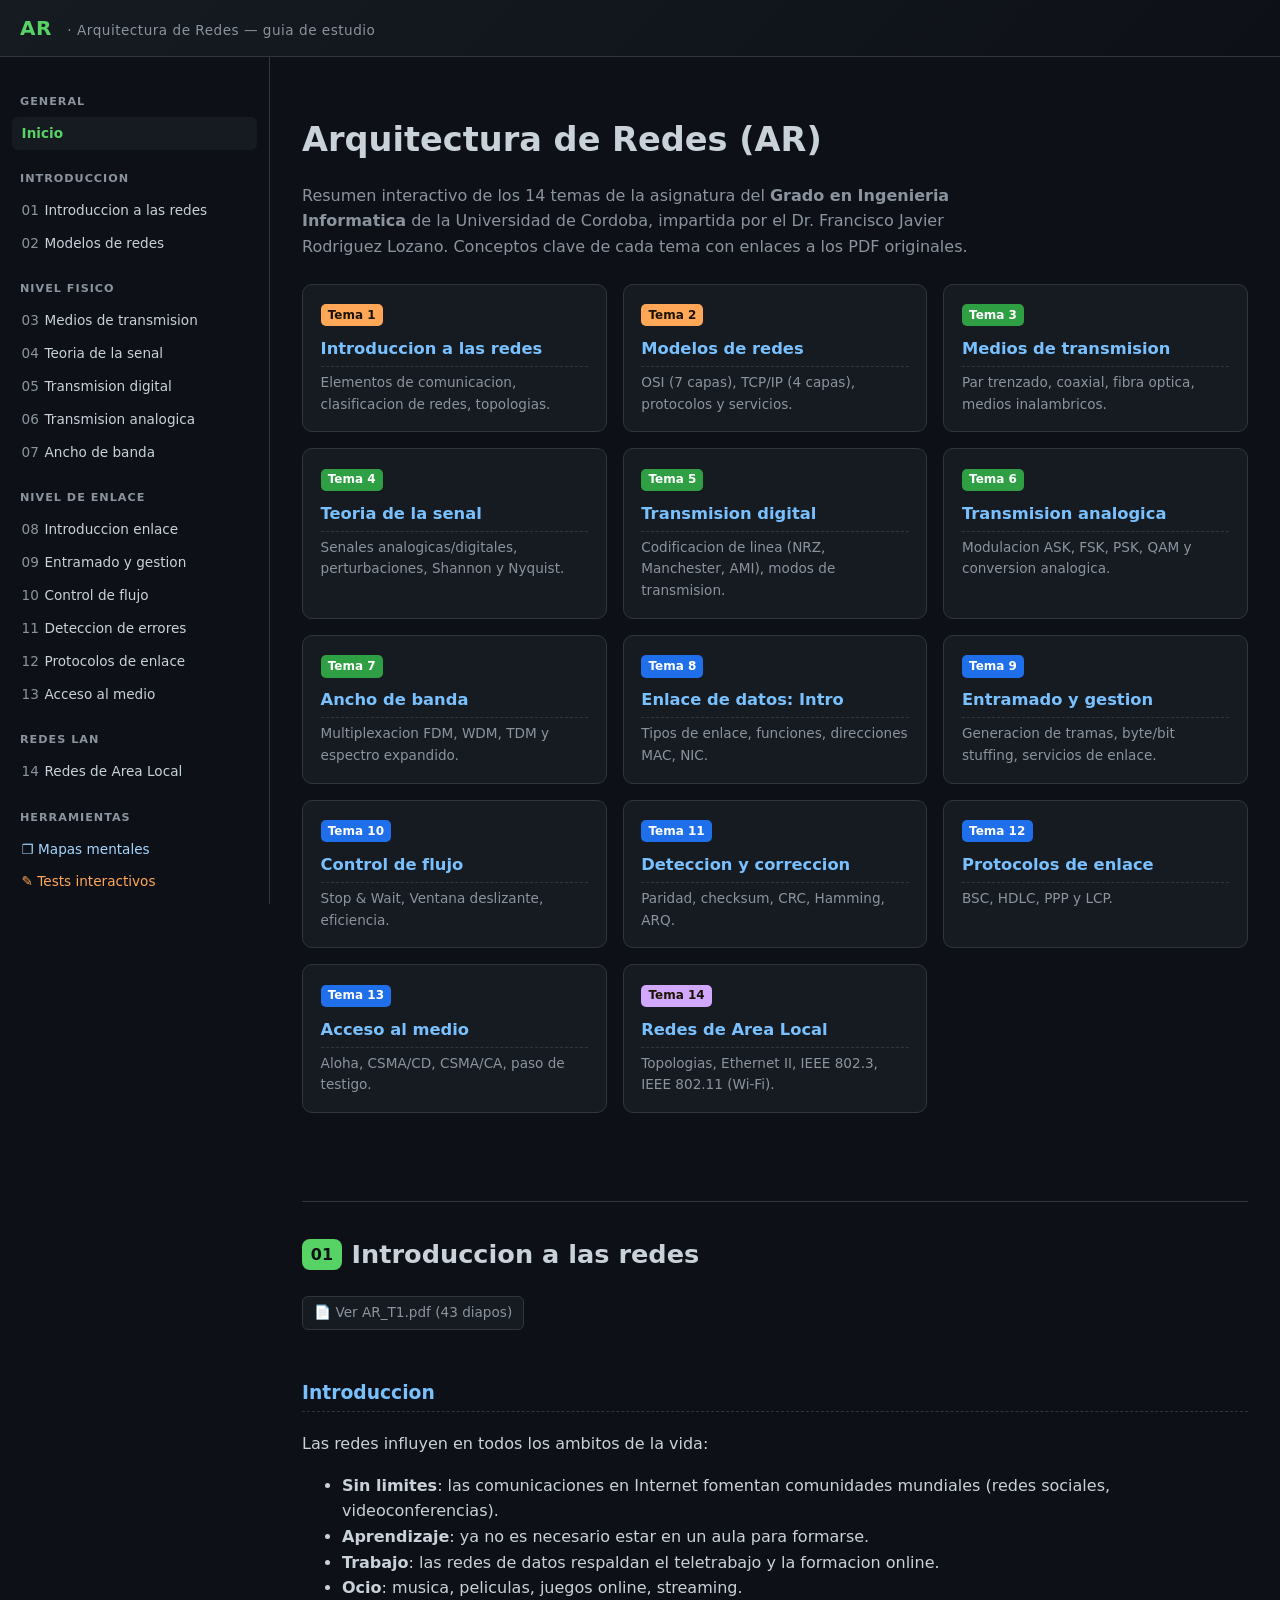
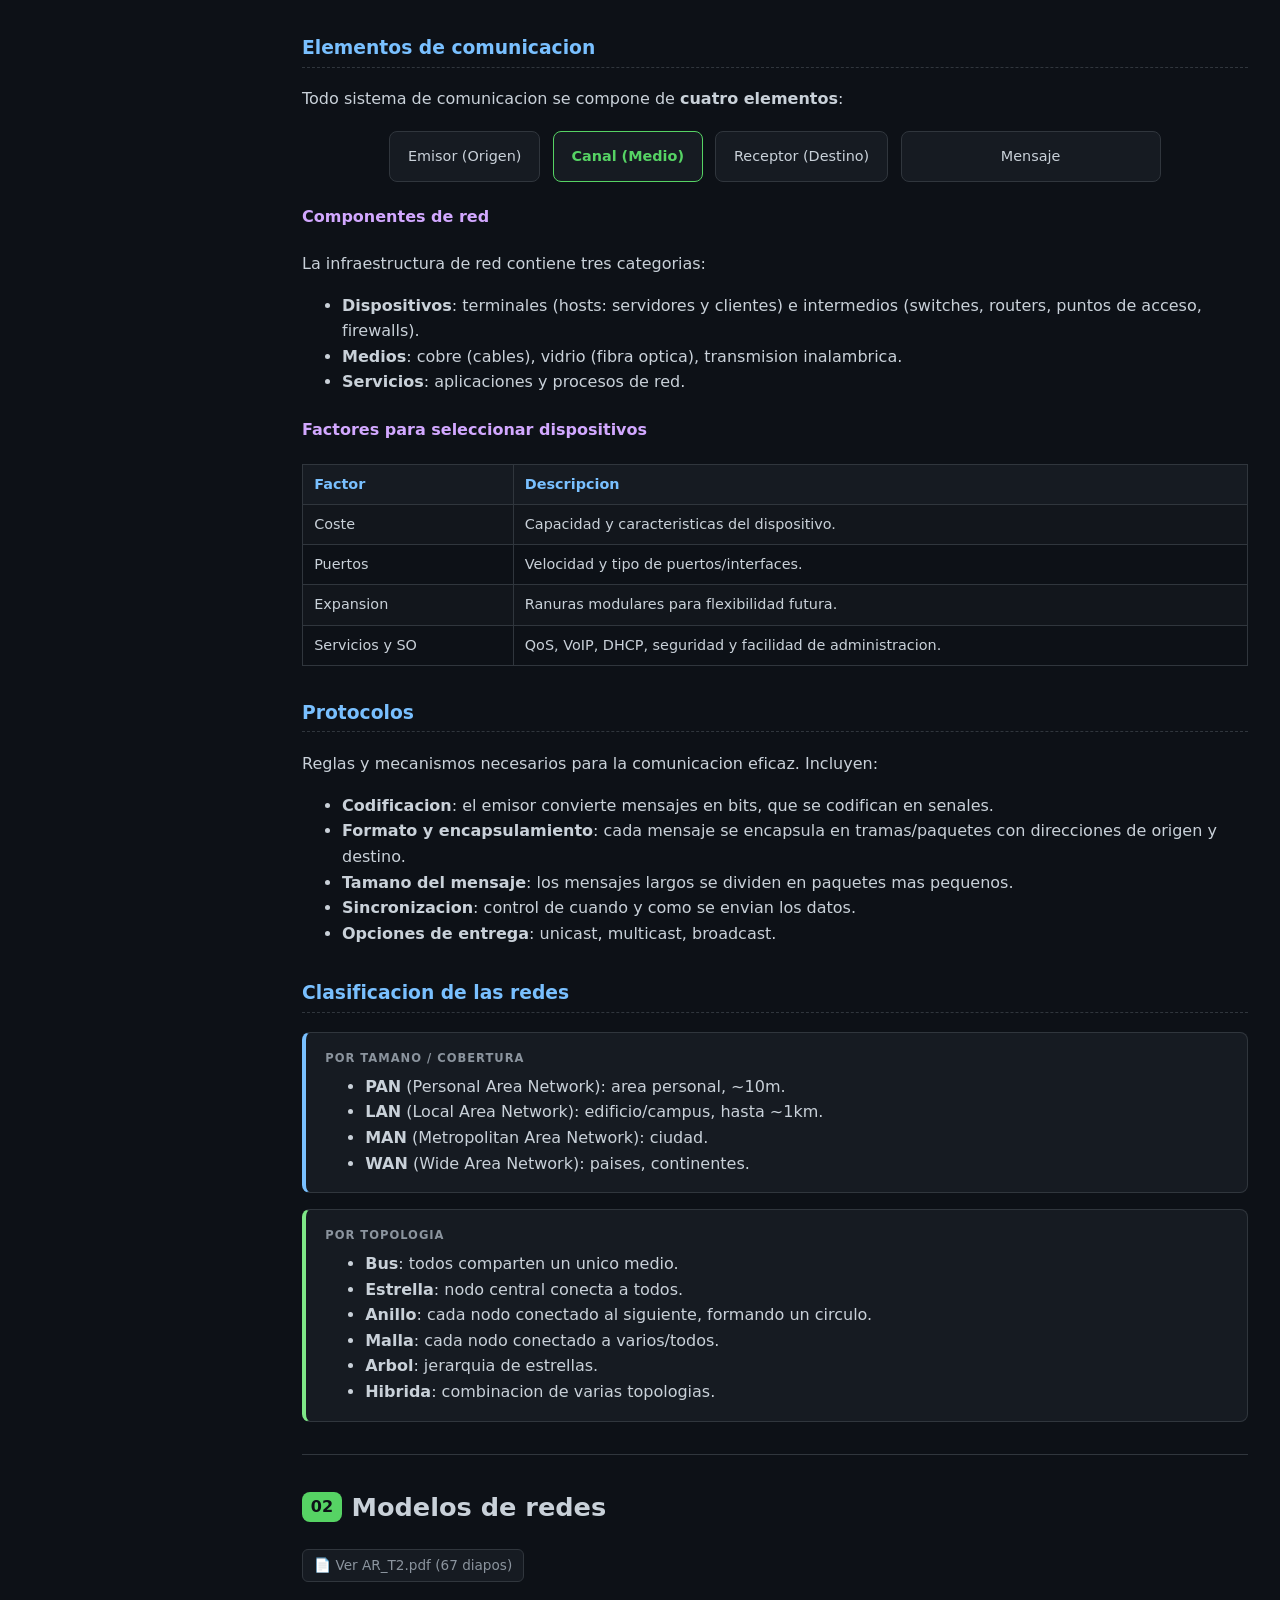
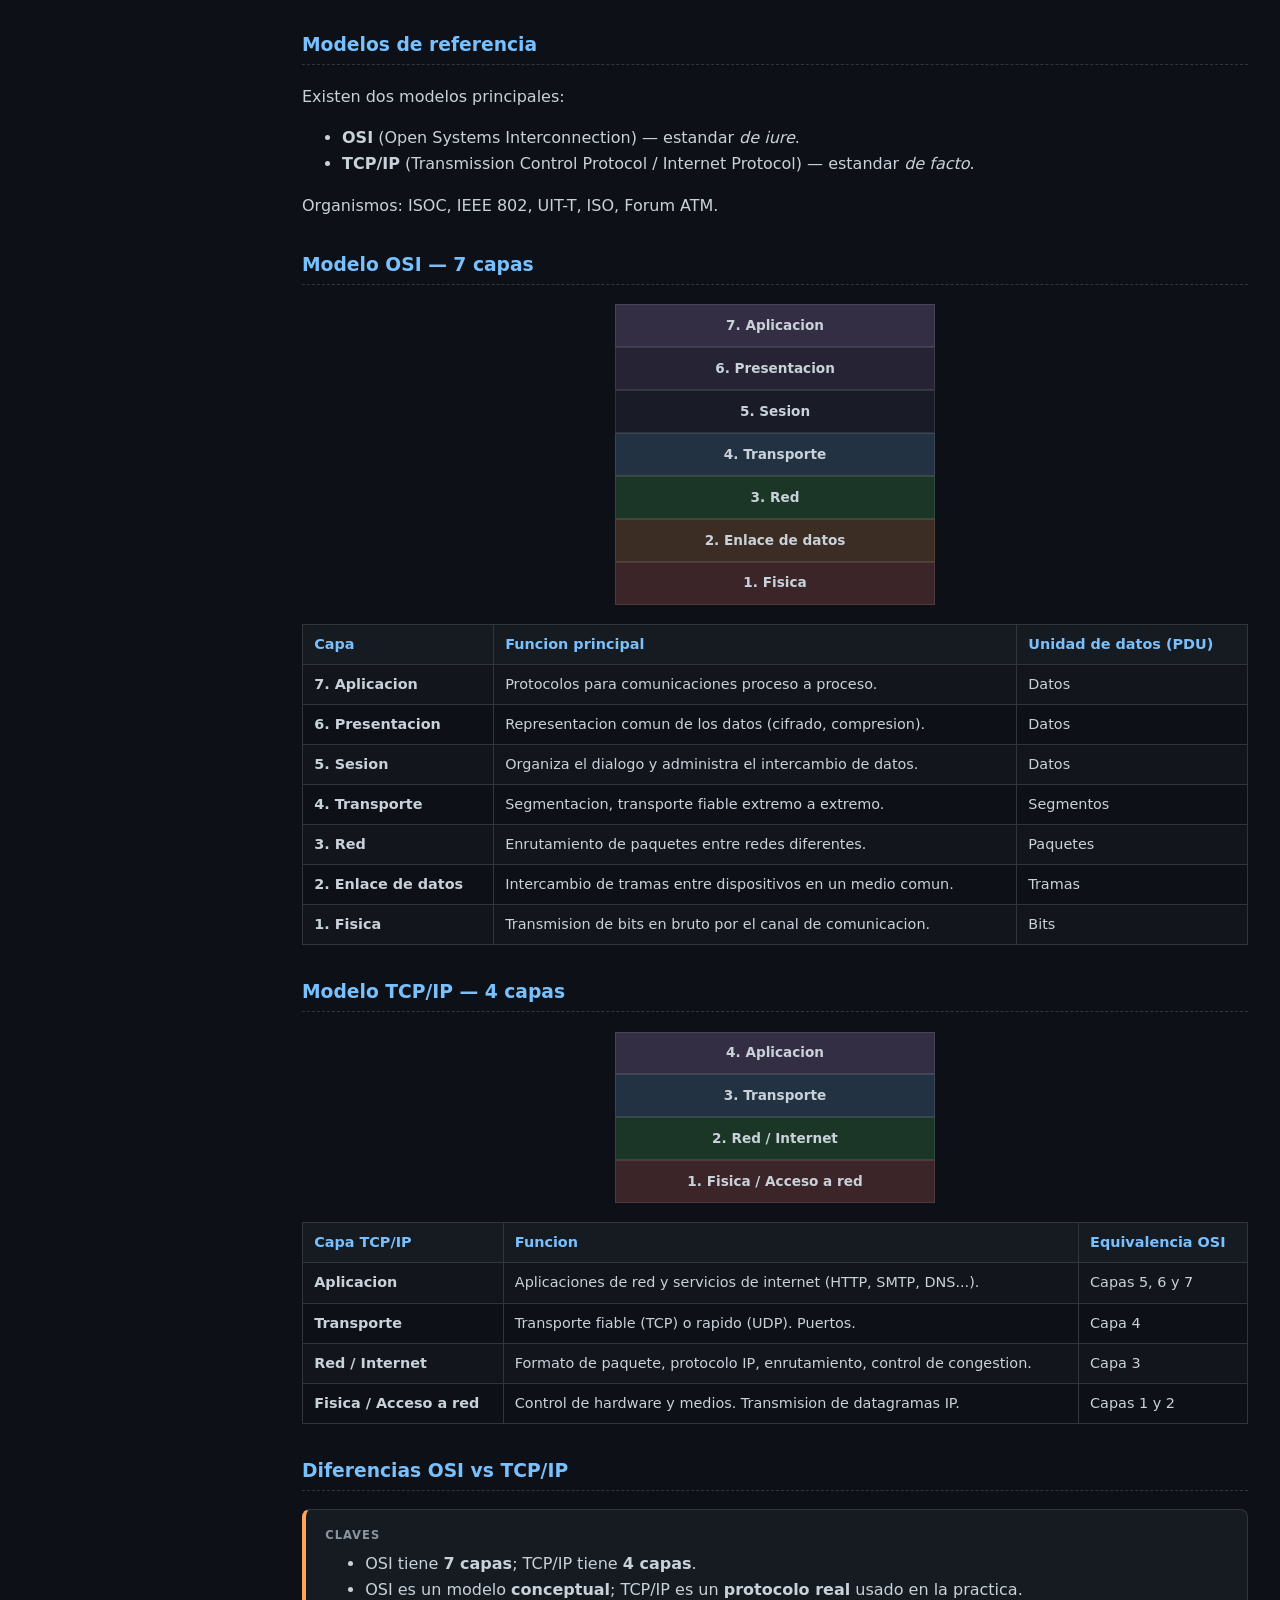
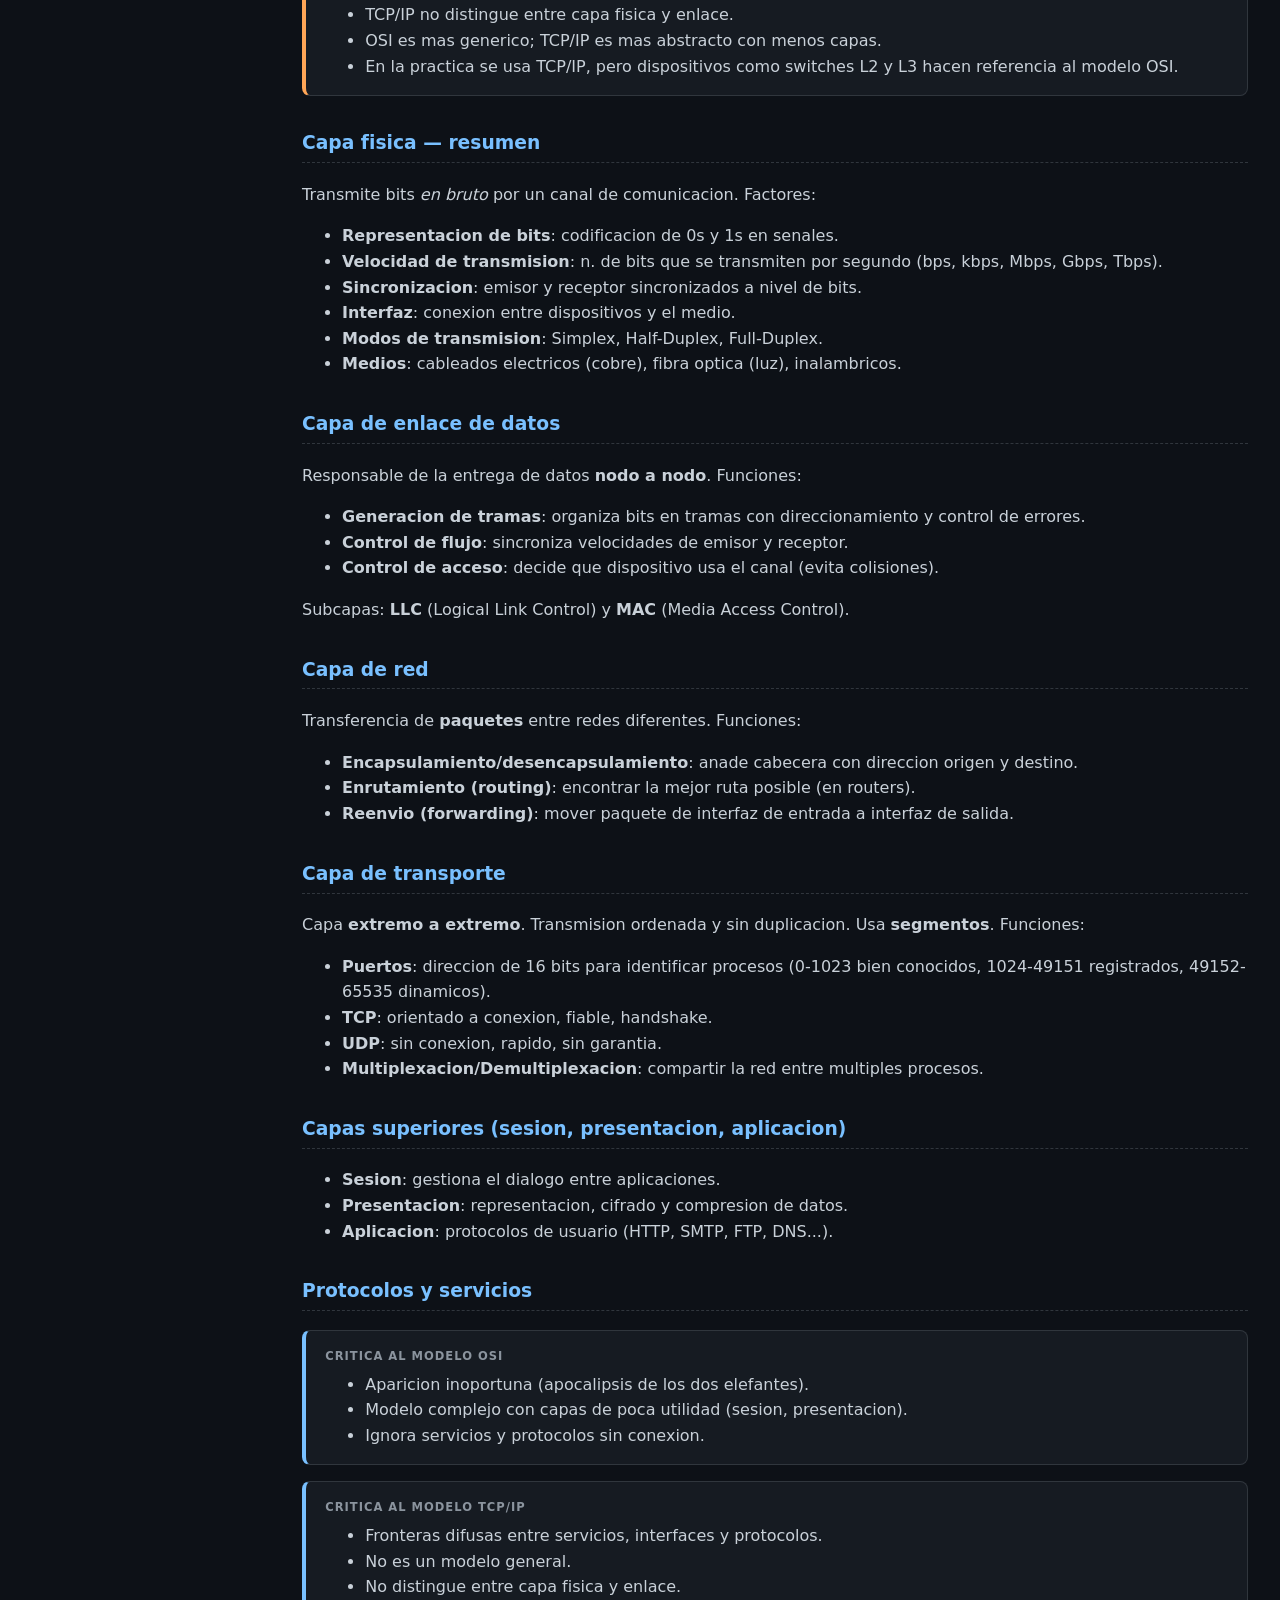
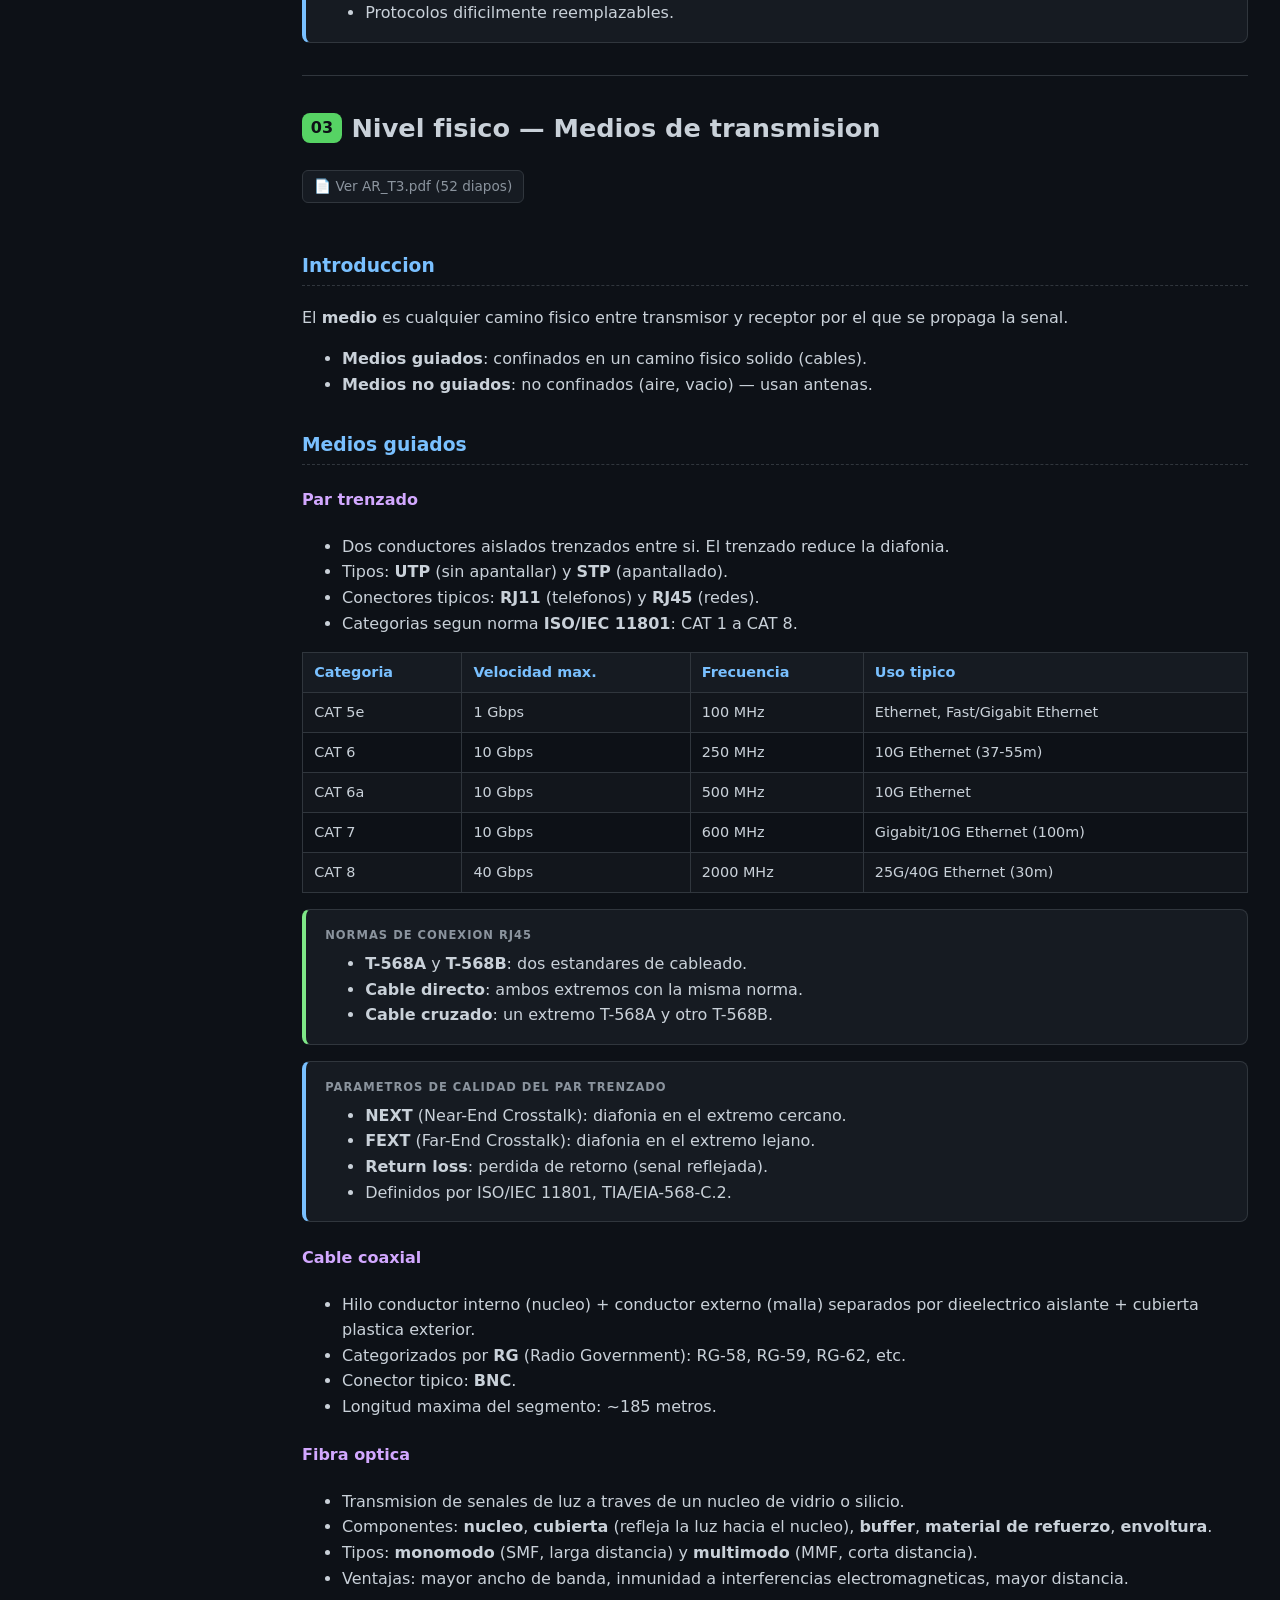
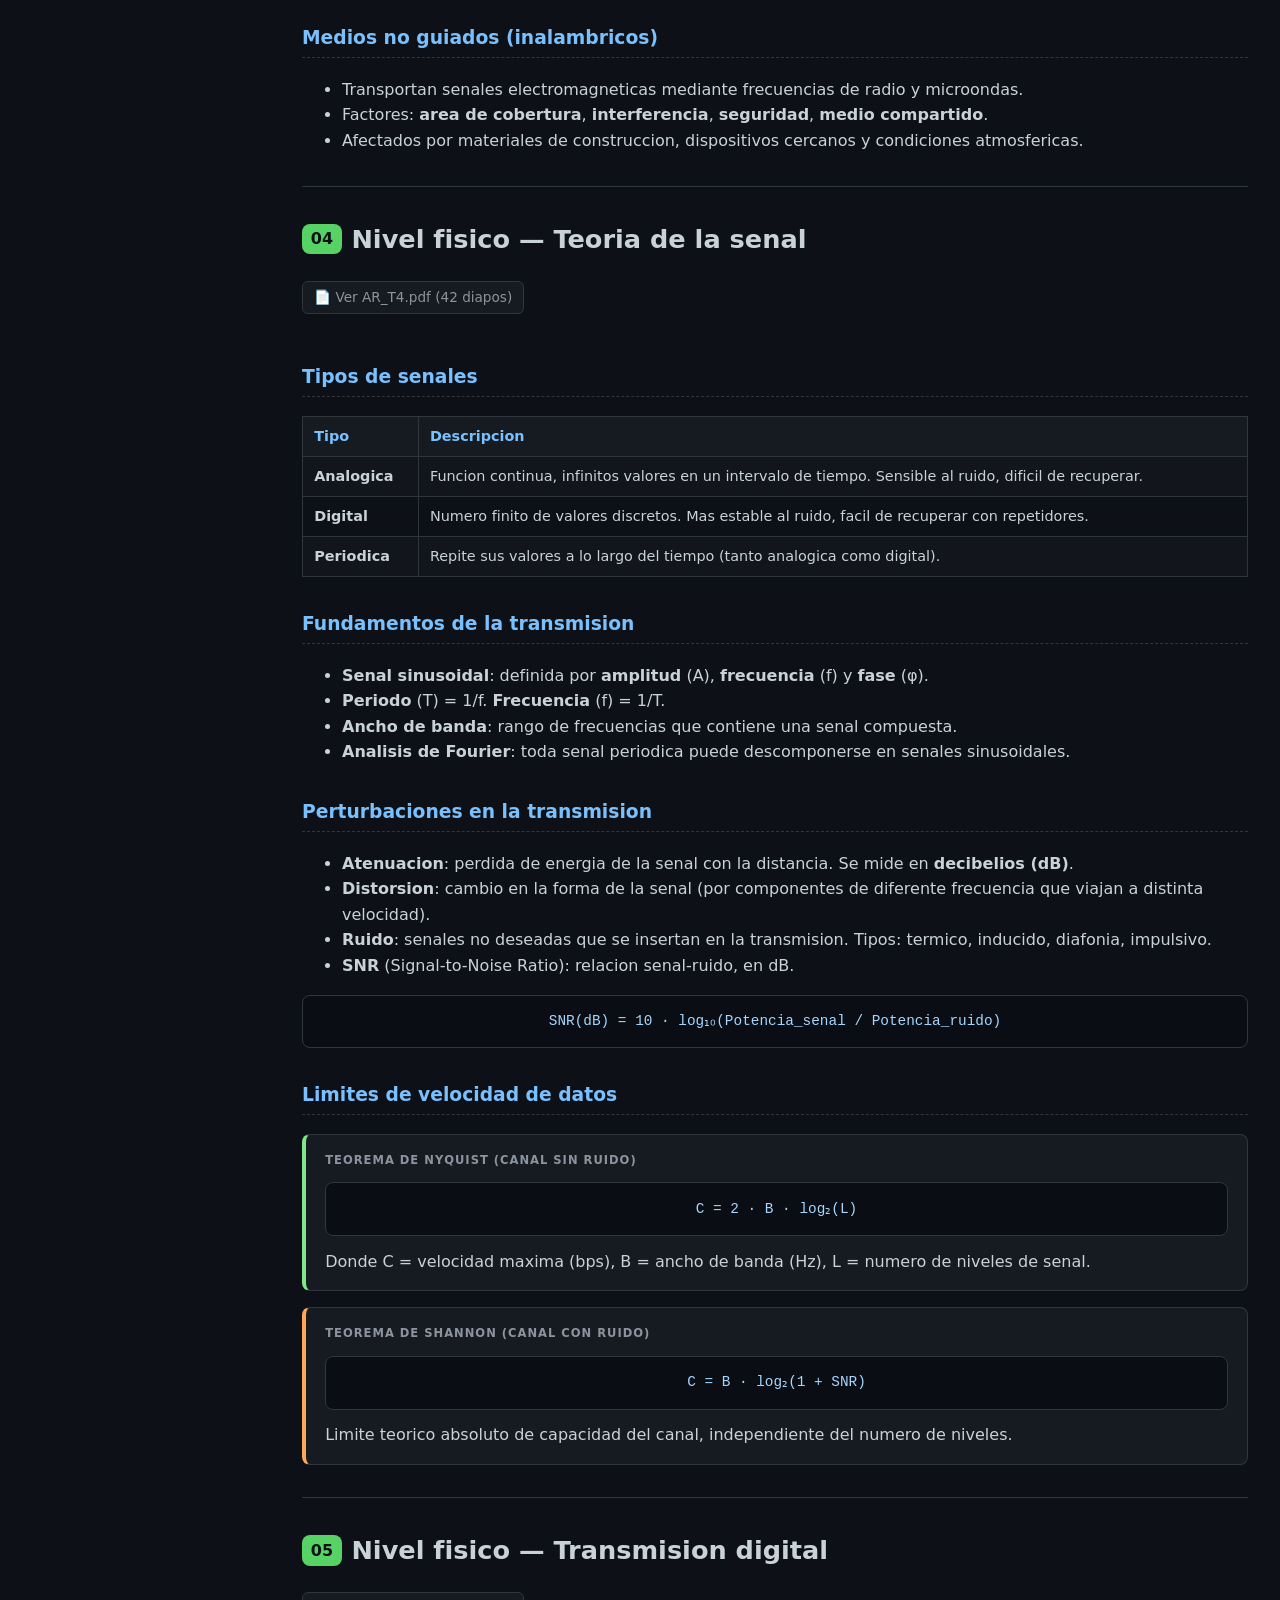
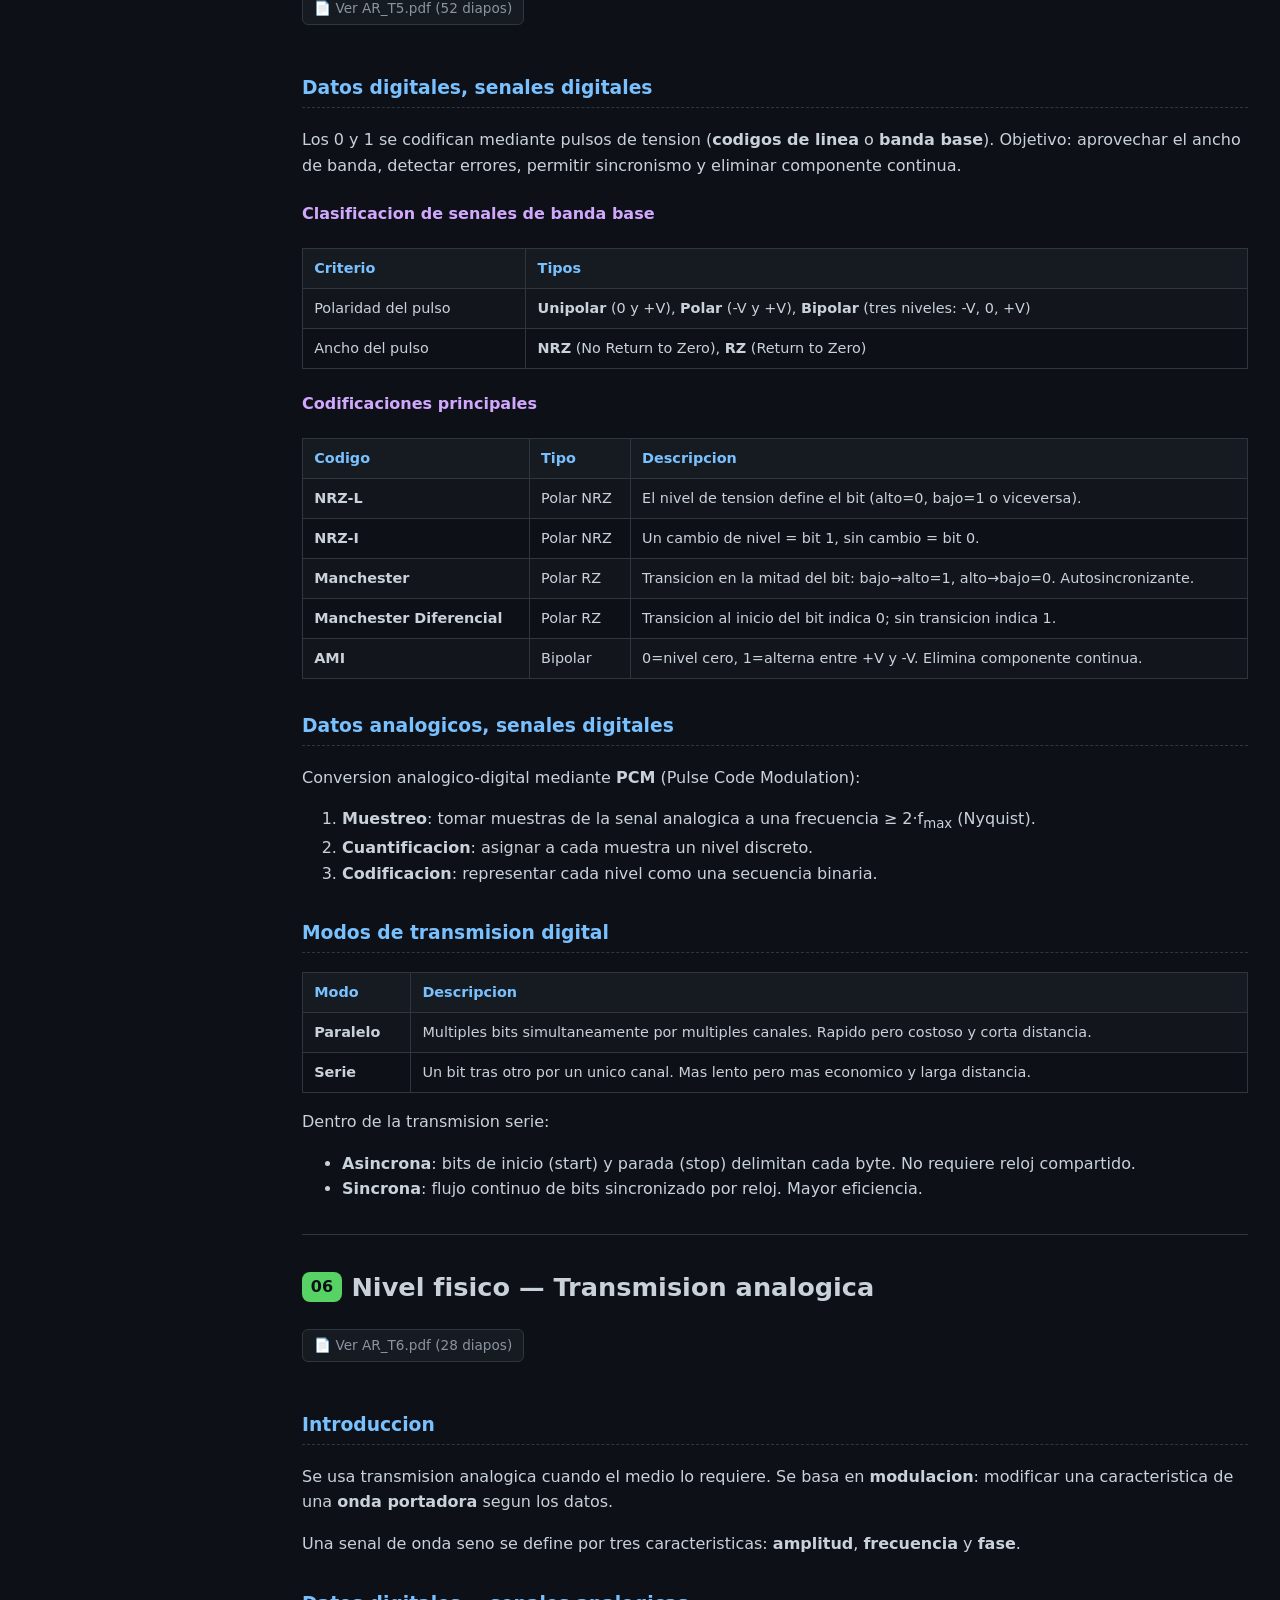
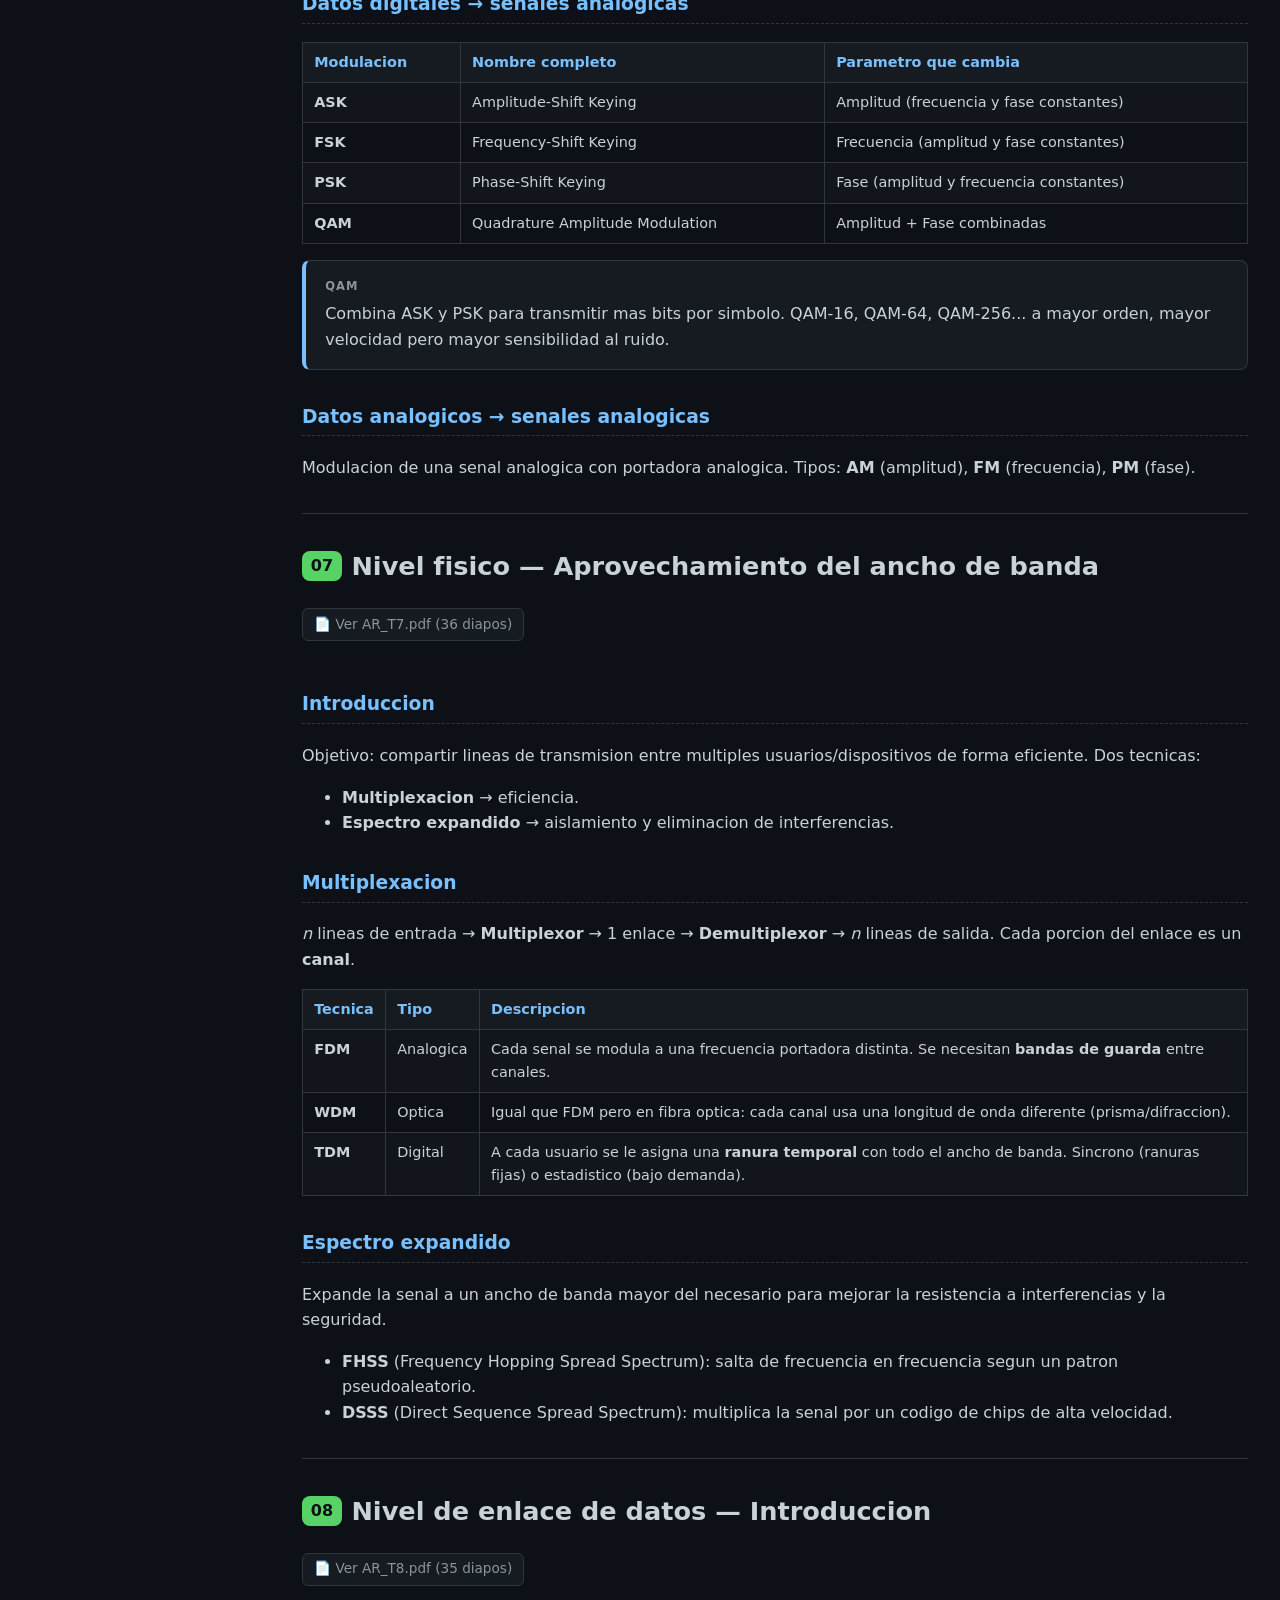
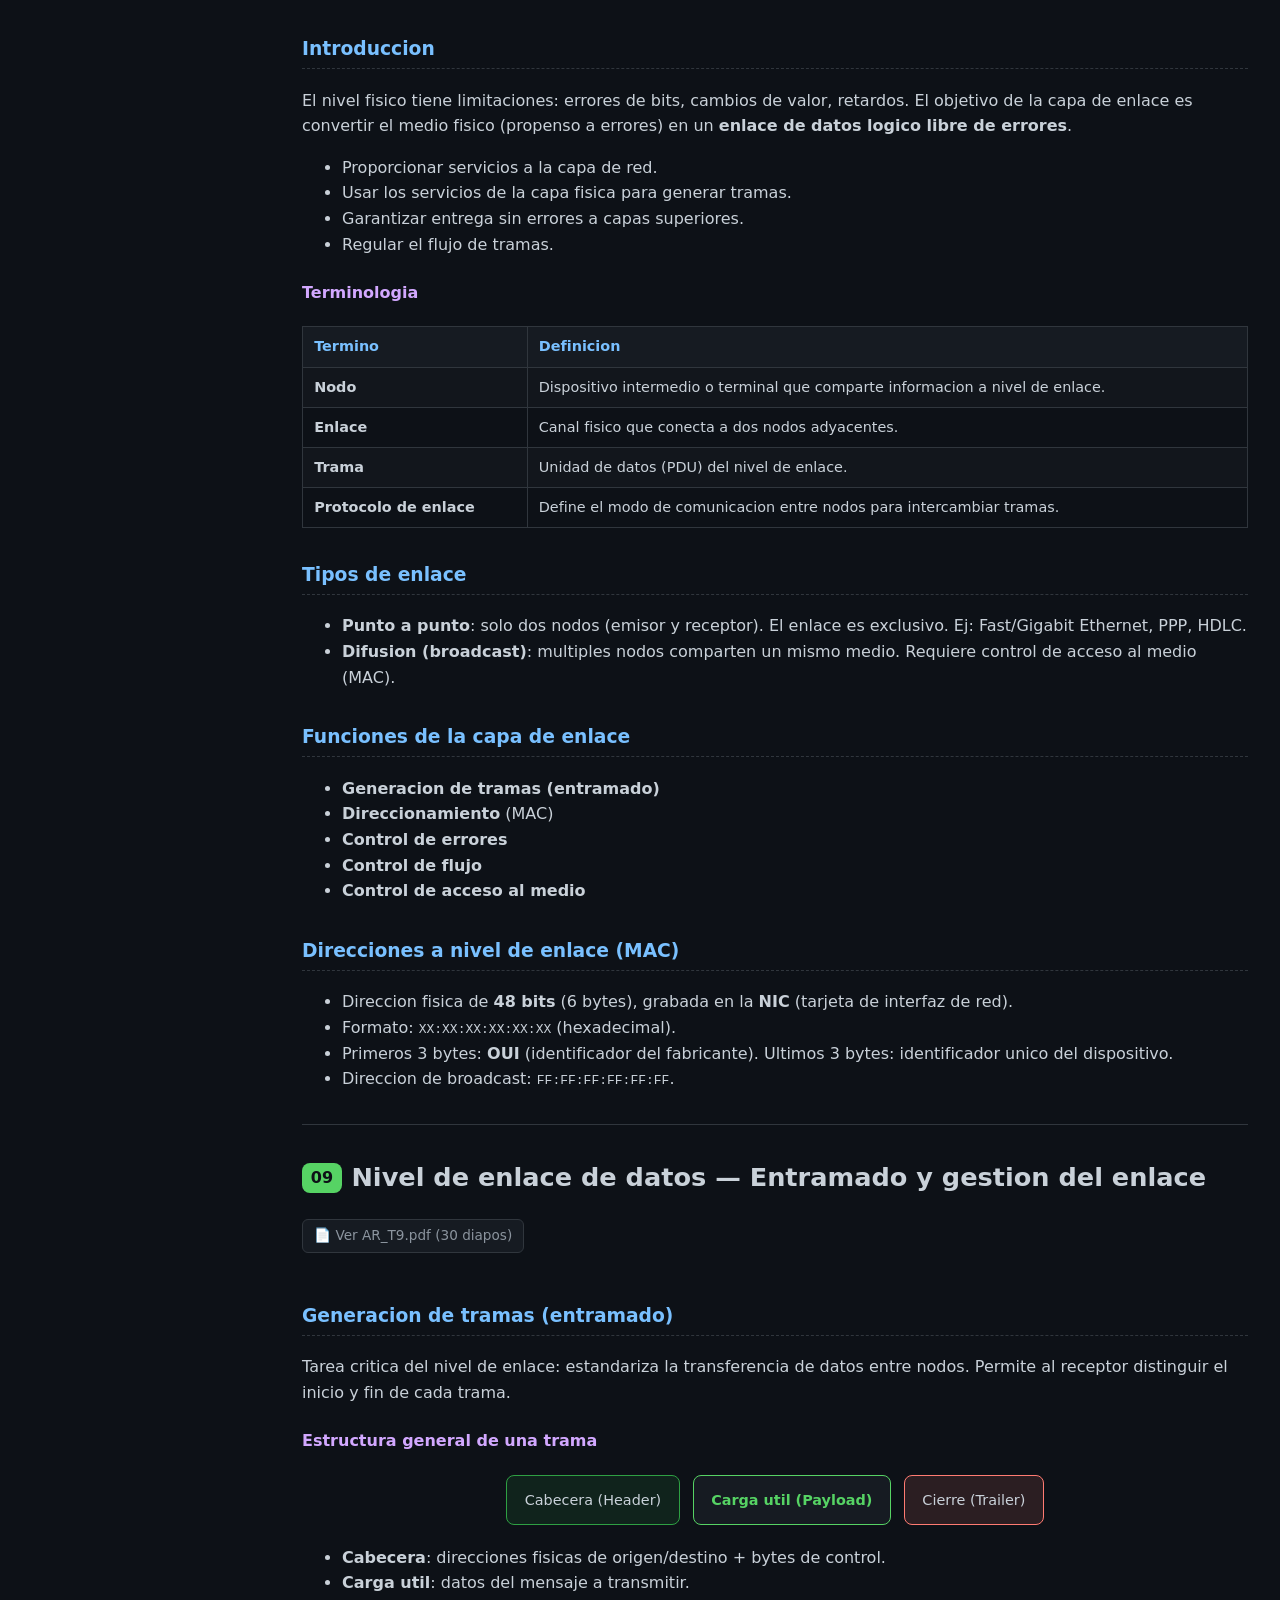
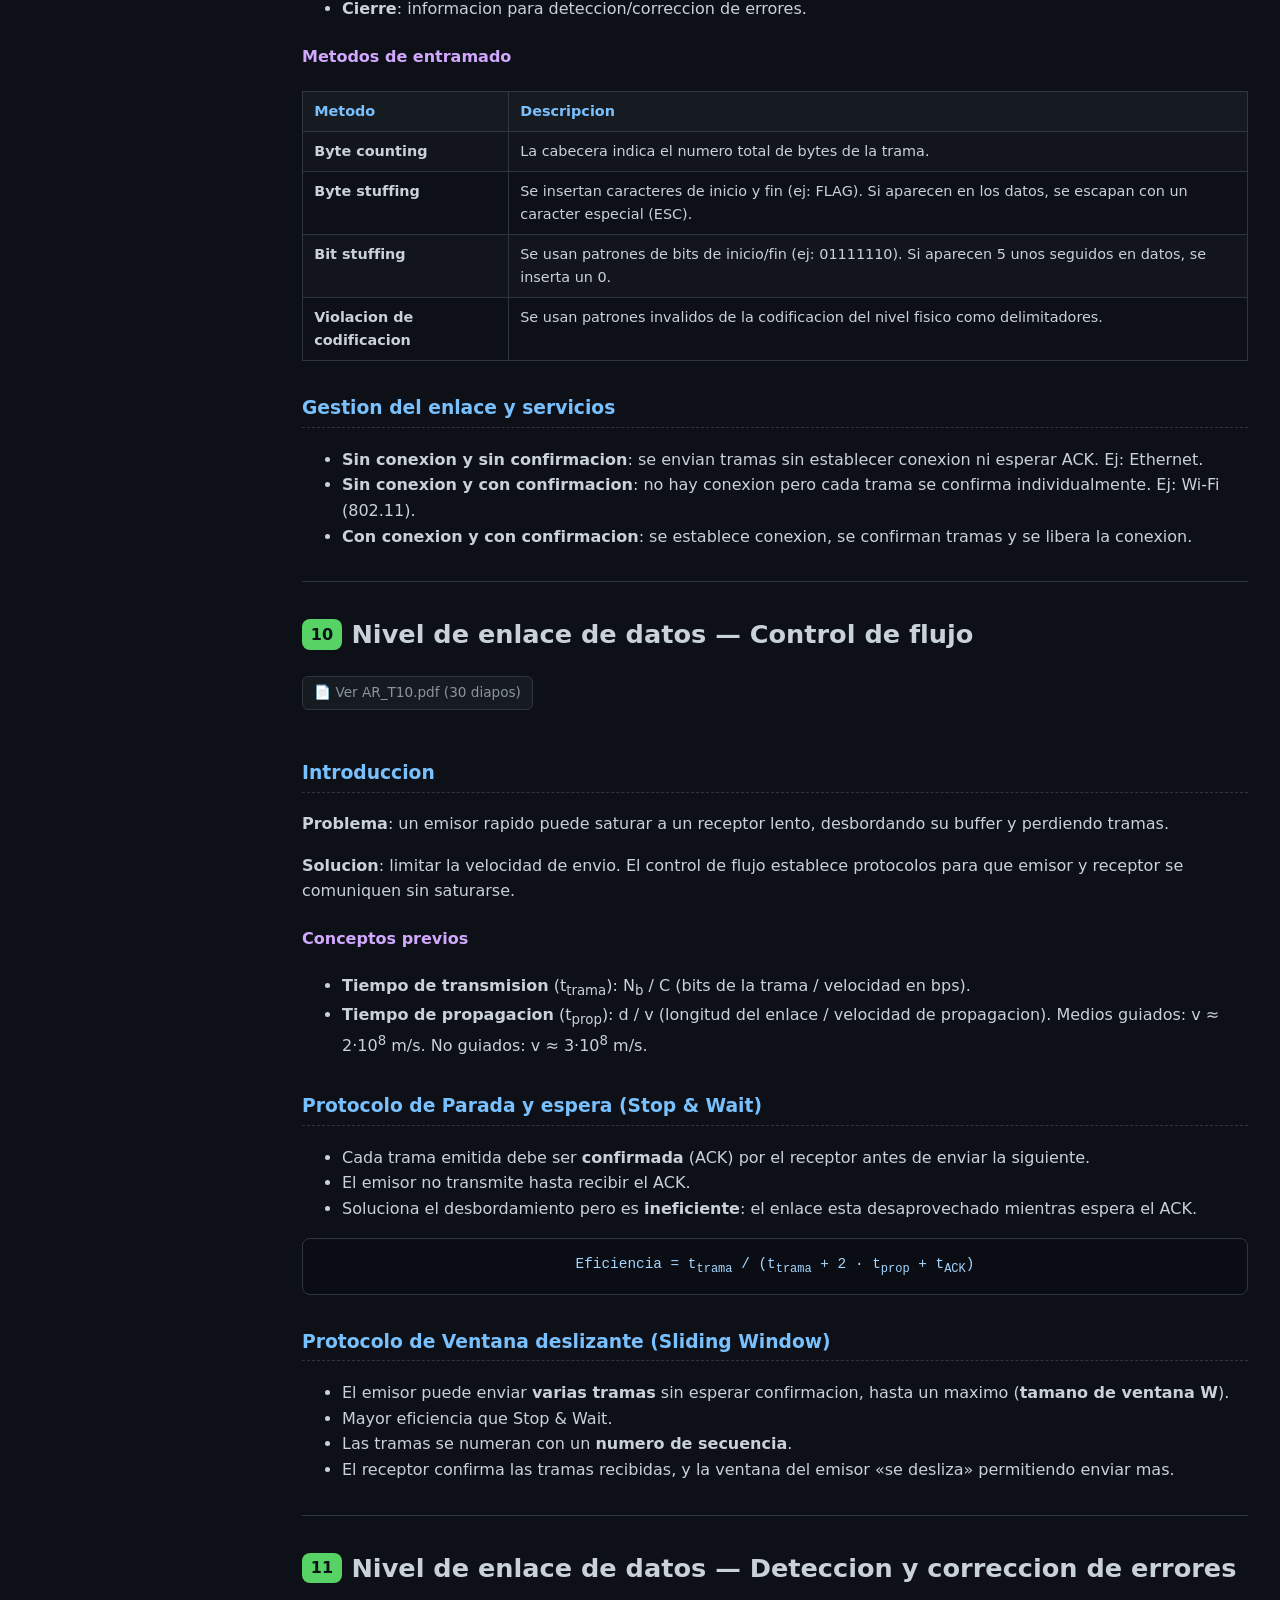
<file: ar/index.html>
<!DOCTYPE html>
<html lang="es">
<head>
    <meta name="robots" content="noindex, nofollow">
<meta charset="UTF-8">
<meta name="viewport" content="width=device-width, initial-scale=1.0">
<title>AR · Arquitectura de Redes — Guia de estudio</title>
<style>
:root{
  --bg:#0d1117;
  --bg-card:#161b22;
  --bg-code:#0a0e14;
  --border:#30363d;
  --text:#c9d1d9;
  --text-dim:#8b949e;
  --accent:#56d364;
  --accent2:#79c0ff;
  --green:#7ee787;
  --purple:#d2a8ff;
  --red:#ff7b72;
  --blue:#a5d6ff;
  --orange:#ffa657;
  --sidebar-w:270px;
}
*{box-sizing:border-box;}
html{scroll-behavior:smooth;}
body{
  margin:0;
  font-family:'Segoe UI',system-ui,-apple-system,Roboto,sans-serif;
  background:var(--bg);
  color:var(--text);
  line-height:1.6;
}
a{color:var(--accent2);text-decoration:none;}
a:hover{text-decoration:underline;}

.topbar{
  position:sticky;top:0;z-index:50;
  display:flex;align-items:center;gap:1rem;
  background:linear-gradient(135deg,#161b22,#0d1117);
  border-bottom:1px solid var(--border);
  padding:.75rem 1.25rem;
}
.topbar .logo{
  font-weight:800;font-size:1.25rem;letter-spacing:.5px;
  color:var(--accent);
}
.topbar .logo span{color:var(--text-dim);font-weight:400;font-size:.85rem;margin-left:.5rem;}
#navToggle{
  display:none;
  margin-left:auto;
  background:var(--bg-card);border:1px solid var(--border);color:var(--text);
  padding:.4rem .7rem;border-radius:6px;cursor:pointer;font-size:1rem;
}

.layout{display:flex;max-width:1400px;margin:0 auto;}
.sidebar{
  width:var(--sidebar-w);flex:none;
  position:sticky;top:53px;align-self:flex-start;
  height:calc(100vh - 53px);overflow-y:auto;
  border-right:1px solid var(--border);
  padding:1rem .75rem 2rem;
}
.sidebar h4{
  text-transform:uppercase;font-size:.7rem;letter-spacing:1px;
  color:var(--text-dim);margin:1.25rem 0 .4rem .5rem;
}
.sidebar a{
  display:block;color:var(--text);padding:.35rem .6rem;border-radius:6px;
  font-size:.85rem;
}
.sidebar a:hover{background:var(--bg-card);text-decoration:none;}
.sidebar a.active{background:var(--bg-card);color:var(--accent);font-weight:600;}
.sidebar .tnum{color:var(--text-dim);margin-right:.35rem;font-variant-numeric:tabular-nums;}

main{flex:1;min-width:0;padding:1.5rem 2rem 5rem;}

.hero{padding:2rem 0 1rem;}
.hero h1{font-size:2.1rem;margin:0 0 .25rem;}
.hero p{color:var(--text-dim);max-width:700px;}
.cards{
  display:grid;grid-template-columns:repeat(auto-fill,minmax(230px,1fr));
  gap:1rem;margin:1.5rem 0 2.5rem;
}
.card-link{
  display:block;background:var(--bg-card);border:1px solid var(--border);
  border-radius:10px;padding:1rem 1.1rem;color:var(--text);transition:.15s;
}
.card-link:hover{border-color:var(--accent);transform:translateY(-2px);text-decoration:none;}
.card-link .badge{
  display:inline-block;font-weight:700;
  font-size:.75rem;border-radius:5px;padding:.1rem .45rem;margin-bottom:.4rem;
}
.badge-fisico{background:#2ea043;color:#fff;}
.badge-enlace{background:#1f6feb;color:#fff;}
.badge-intro{background:var(--orange);color:#1a1300;}
.badge-lan{background:var(--purple);color:#1a1300;}
.card-link h3{margin:.2rem 0 .3rem;font-size:1.02rem;}
.card-link p{margin:0;color:var(--text-dim);font-size:.85rem;}

section.tema{
  border-top:1px solid var(--border);
  padding-top:2rem;margin-top:2rem;
}
section.tema > h2{
  font-size:1.6rem;margin-top:0;
  display:flex;align-items:center;gap:.6rem;
}
section.tema > h2 .num{
  background:var(--accent);color:#0d1117;font-weight:800;
  border-radius:8px;padding:.15rem .55rem;font-size:1rem;
}
h3{color:var(--accent2);border-bottom:1px dashed var(--border);padding-bottom:.25rem;margin-top:2rem;}
h4{color:var(--purple);margin-top:1.4rem;}

.pdf-link{
  display:inline-flex;align-items:center;gap:.4rem;
  background:var(--bg-card);border:1px solid var(--border);
  padding:.3rem .7rem;border-radius:6px;font-size:.85rem;color:var(--text-dim);
  margin-bottom:1rem;
}
.pdf-link:hover{color:var(--accent);border-color:var(--accent);text-decoration:none;}

.box{
  background:var(--bg-card);border:1px solid var(--border);
  border-radius:8px;padding:1rem 1.2rem;margin:1rem 0;
}
.note{border-left:4px solid var(--accent2);}
.tip{border-left:4px solid var(--green);}
.warn{border-left:4px solid var(--red);}
.important{border-left:4px solid var(--orange);}
.box > strong:first-child, .box-title{
  display:block;text-transform:uppercase;font-size:.72rem;letter-spacing:1px;
  color:var(--text-dim);margin-bottom:.4rem;
}

.diagram{
  display:flex;flex-wrap:wrap;gap:.8rem;justify-content:center;margin:1.2rem 0;
}
.diagram .node{
  background:var(--bg-card);border:1px solid var(--border);border-radius:8px;
  padding:.8rem 1.1rem;text-align:center;font-size:.9rem;min-width:140px;
}
.diagram .node.center{border-color:var(--accent);color:var(--accent);font-weight:700;}

.layer-stack{
  display:flex;flex-direction:column;align-items:center;gap:0;margin:1.2rem auto;max-width:320px;
}
.layer-stack .layer{
  width:100%;text-align:center;padding:.6rem;font-size:.85rem;font-weight:600;
  border:1px solid rgba(255,255,255,.1);
}

table{border-collapse:collapse;width:100%;margin:1rem 0;font-size:.9rem;}
th,td{border:1px solid var(--border);padding:.5rem .7rem;text-align:left;vertical-align:top;}
th{background:var(--bg-card);color:var(--accent2);}
tr:nth-child(even) td{background:rgba(255,255,255,.02);}
td code, th code{color:var(--blue);}

.formula{
  background:var(--bg-code);border:1px solid var(--border);border-radius:8px;
  padding:.9rem 1.1rem;margin:.8rem 0;overflow-x:auto;
  font-family:'Cascadia Code','Fira Code',Consolas,monospace;font-size:.9rem;
  color:var(--blue);text-align:center;
}

footer{
  border-top:1px solid var(--border);padding:2rem;text-align:center;
  color:var(--text-dim);font-size:.85rem;
}

/* ===== Mind Maps ===== */
.mm-selector{display:flex;flex-wrap:wrap;gap:.5rem;margin:1rem 0;}
.mm-btn{
  background:var(--bg-card);border:1px solid var(--border);color:var(--text);
  padding:.45rem .7rem;border-radius:6px;cursor:pointer;font-size:.8rem;
  font-family:inherit;font-weight:600;transition:.15s;
}
.mm-btn:hover{border-color:var(--blue);color:var(--blue);}
.mm-btn.active{background:var(--blue);color:#0d1117;border-color:var(--blue);}
.mm-viewport{
  margin:1.5rem 0;overflow-x:auto;padding:1rem 0;
  min-height:200px;
}
.mm-tree{display:none;}
.mm-tree.visible{display:block;}

.mm{list-style:none;padding:0;margin:0;position:relative;}
.mm .root{
  display:inline-block;padding:.6rem 1.2rem;border-radius:10px;font-weight:800;
  font-size:1rem;color:#0d1117;margin-bottom:.5rem;
}
.mm .branch{
  list-style:none;padding-left:1.8rem;margin:.2rem 0;
  border-left:2px solid var(--border);
}
.mm .node{
  position:relative;padding:.3rem 0 .3rem 1.2rem;cursor:default;
}
.mm .node::before{
  content:'';position:absolute;left:0;top:50%;
  width:1rem;height:0;border-top:2px solid var(--border);
}
.mm .node-label{
  display:inline-block;padding:.3rem .7rem;border-radius:6px;font-size:.85rem;
  border:1px solid var(--border);background:var(--bg-card);transition:.15s;
}
.mm .node-label.l1{font-weight:700;font-size:.9rem;border-color:var(--accent2);color:var(--accent2);}
.mm .node-label.l2{font-weight:600;color:var(--purple);}
.mm .node-label.l3{color:var(--text);font-size:.82rem;}
.mm .node-label.l4{color:var(--text-dim);font-size:.8rem;border-style:dashed;}

.mm .node-toggle{
  display:inline-block;width:18px;height:18px;border-radius:50%;
  background:var(--bg-code);border:1px solid var(--border);
  color:var(--text-dim);font-size:11px;text-align:center;line-height:16px;
  cursor:pointer;margin-right:.3rem;user-select:none;transition:.15s;vertical-align:middle;
}
.mm .node-toggle:hover{border-color:var(--accent2);color:var(--accent2);}
.mm .branch.collapsed{display:none;}

/* colors per block */
.mm-fisico .root{background:linear-gradient(135deg,#2ea043,#56d364);}
.mm-intro .root{background:linear-gradient(135deg,#d47f00,#ffa657);}
.mm-enlace .root{background:linear-gradient(135deg,#1f6feb,#79c0ff);}
.mm-lan .root{background:linear-gradient(135deg,#8b5cf6,#d2a8ff);}

/* ===== Tests ===== */
.test-selector{
  display:grid;grid-template-columns:repeat(auto-fill,minmax(105px,1fr));
  gap:.5rem;margin:1rem 0;
}
.test-btn{
  background:var(--bg-card);border:1px solid var(--border);color:var(--text);
  padding:.55rem .5rem;border-radius:8px;cursor:pointer;font-size:.82rem;
  font-family:inherit;font-weight:600;transition:.15s;text-align:center;
}
.test-btn:hover{border-color:var(--orange);color:var(--orange);}
.test-btn.active{background:var(--orange);color:#0d1117;border-color:var(--orange);}
.test-btn .tbadge{
  display:block;font-size:.65rem;font-weight:400;margin-top:.15rem;opacity:.7;
}
.test-btn.passed .tbadge{color:var(--green);}

.quiz-area{margin:1.5rem 0;display:none;}
.quiz-area.visible{display:block;}
.quiz-header{
  display:flex;align-items:center;justify-content:space-between;flex-wrap:wrap;gap:.5rem;
  margin-bottom:1rem;
}
.quiz-header h3{margin:0;border:none;padding:0;}
.quiz-qcount{color:var(--text-dim);font-size:.85rem;}

.q-card{
  background:var(--bg-card);border:1px solid var(--border);border-radius:10px;
  padding:1.2rem 1.4rem;margin:1rem 0;
}
.q-card .q-num{font-size:.72rem;color:var(--text-dim);text-transform:uppercase;letter-spacing:.5px;margin-bottom:.4rem;}
.q-card .q-text{font-size:1rem;font-weight:600;margin-bottom:.8rem;}
.q-opts{display:flex;flex-direction:column;gap:.4rem;}
.q-opt{
  display:flex;align-items:center;gap:.6rem;
  background:var(--bg);border:1px solid var(--border);border-radius:8px;
  padding:.55rem .8rem;cursor:pointer;transition:.15s;font-size:.9rem;
}
.q-opt:hover{border-color:var(--accent2);}
.q-opt.selected{border-color:var(--accent2);background:rgba(121,192,255,.08);}
.q-opt.correct{border-color:var(--green);background:rgba(126,231,135,.1);color:var(--green);}
.q-opt.wrong{border-color:var(--red);background:rgba(255,123,114,.08);color:var(--red);}
.q-opt .q-letter{
  width:24px;height:24px;border-radius:50%;border:2px solid var(--border);
  display:flex;align-items:center;justify-content:center;font-weight:700;font-size:.78rem;
  flex:none;transition:.15s;
}
.q-opt.selected .q-letter{border-color:var(--accent2);color:var(--accent2);}
.q-opt.correct .q-letter{border-color:var(--green);background:var(--green);color:#0d1117;}
.q-opt.wrong .q-letter{border-color:var(--red);background:var(--red);color:#0d1117;}
.q-opt.disabled{pointer-events:none;opacity:.7;}
.q-opt.correct.disabled,.q-opt.wrong.disabled{opacity:1;}
.q-feedback{margin-top:.5rem;font-size:.85rem;padding:.4rem .6rem;border-radius:6px;display:none;}
.q-feedback.visible{display:block;}
.q-feedback.ok{background:rgba(126,231,135,.1);color:var(--green);}
.q-feedback.fail{background:rgba(255,123,114,.08);color:var(--red);}

.quiz-actions{display:flex;gap:.8rem;flex-wrap:wrap;margin:1.5rem 0;}
.quiz-submit,.quiz-retry{
  padding:.6rem 1.4rem;border-radius:8px;cursor:pointer;font-size:.9rem;
  font-family:inherit;font-weight:700;border:none;
}
.quiz-submit{background:var(--orange);color:#0d1117;}
.quiz-submit:hover{opacity:.85;}
.quiz-submit:disabled{opacity:.4;cursor:not-allowed;}
.quiz-retry{background:transparent;border:1px solid var(--accent2);color:var(--accent2);}
.quiz-retry:hover{background:var(--accent2);color:#0d1117;}

.quiz-result{
  background:var(--bg-card);border:1px solid var(--border);border-radius:10px;
  padding:1.5rem;text-align:center;margin:1.5rem 0;display:none;
}
.quiz-result.visible{display:block;}
.quiz-result .result-score{font-size:2.4rem;font-weight:800;}
.quiz-result .result-score.great{color:var(--green);}
.quiz-result .result-score.ok{color:var(--orange);}
.quiz-result .result-score.bad{color:var(--red);}
.quiz-result .result-msg{color:var(--text-dim);font-size:.9rem;margin-top:.3rem;}
.quiz-result .result-bar{
  max-width:300px;margin:.8rem auto;height:12px;background:var(--bg-code);
  border-radius:6px;overflow:hidden;border:1px solid var(--border);
}
.quiz-result .result-fill{height:100%;border-radius:6px;transition:width .5s;}

.test-history{margin:1.5rem 0;}
.test-history table{font-size:.85rem;}

/* ===== Problemas accordion ===== */
.prob-group{margin:1.2rem 0;}
.prob-group-title{
  display:flex;align-items:center;gap:.6rem;cursor:pointer;
  background:var(--bg-card);border:1px solid var(--border);border-radius:8px;
  padding:.7rem 1rem;font-weight:700;font-size:.95rem;transition:.15s;
  user-select:none;
}
.prob-group-title:hover{border-color:var(--orange);}
.prob-group-title .arrow{transition:transform .2s;color:var(--text-dim);}
.prob-group-title.open .arrow{transform:rotate(90deg);}
.prob-group-title .pgcount{margin-left:auto;font-size:.75rem;color:var(--text-dim);font-weight:400;}
.sol-btn{
  display:inline-block;margin-top:.6rem;padding:.35rem .8rem;border-radius:6px;cursor:pointer;
  font-size:.8rem;font-weight:600;border:1px solid var(--green);color:var(--green);background:transparent;
  font-family:inherit;transition:.15s;
}
.sol-btn:hover{background:var(--green);color:#0d1117;}
.sol-content{
  display:none;margin-top:.6rem;padding:.8rem 1rem;
  background:rgba(126,231,135,.04);border:1px solid rgba(126,231,135,.15);border-radius:8px;
  font-size:.88rem;line-height:1.65;
}
.sol-content.open{display:block;}
.sol-content .sol-step{color:var(--accent2);font-weight:700;margin-top:.5rem;display:block;}
.sol-content .sol-formula{
  display:block;background:var(--bg-code);border:1px solid var(--border);border-radius:6px;
  padding:.5rem .8rem;margin:.4rem 0;font-family:monospace;color:var(--blue);text-align:center;font-size:.9rem;
}
.sol-content .sol-result{
  display:inline-block;background:var(--green);color:#0d1117;font-weight:800;
  padding:.15rem .5rem;border-radius:5px;margin-top:.3rem;
}
.prob-list{display:none;padding:.5rem 0;}
.prob-list.open{display:block;}
.prob-item{
  background:var(--bg);border:1px solid var(--border);border-radius:8px;
  padding:.9rem 1.1rem;margin:.5rem 0;font-size:.9rem;line-height:1.55;
}
.prob-item .prob-num{
  display:inline-block;background:var(--red);color:#0d1117;font-weight:800;
  font-size:.72rem;border-radius:4px;padding:.1rem .4rem;margin-right:.4rem;
}
.prob-item .prob-sub{margin:.4rem 0 0 1.2rem;color:var(--text-dim);}
.prob-item .prob-sub li{margin:.2rem 0;}

/* ===== Progress Tracker ===== */
.tracker-table{width:100%;border-collapse:collapse;margin:1rem 0;font-size:.9rem;}
.tracker-table th,.tracker-table td{
  border:1px solid var(--border);padding:.55rem .7rem;text-align:center;vertical-align:middle;
}
.tracker-table th{background:var(--bg-card);color:var(--accent2);font-size:.8rem;text-transform:uppercase;letter-spacing:.5px;}
.tracker-table td:first-child{text-align:left;font-weight:600;min-width:200px;}
.tracker-table .row-done{background:rgba(86,211,100,.06);}
.tracker-table .row-done td:first-child{color:var(--green);}
.check-cell{cursor:pointer;transition:.15s;position:relative;}
.check-cell:hover{background:rgba(255,255,255,.04);}
.check-cell input{display:none;}
.check-cell .ck{
  display:inline-block;width:22px;height:22px;border-radius:5px;
  border:2px solid var(--border);transition:.15s;font-size:0;line-height:22px;
}
.check-cell input:checked+.ck{
  background:var(--accent);border-color:var(--accent);
  font-size:14px;color:#0d1117;
}

/* Stats */
.stats-grid{
  display:grid;grid-template-columns:repeat(auto-fill,minmax(140px,1fr));
  gap:1rem;margin:1.5rem 0;
}
.stat-card{
  background:var(--bg-card);border:1px solid var(--border);border-radius:10px;
  padding:1rem;text-align:center;
}
.stat-card .stat-val{font-size:2rem;font-weight:800;color:var(--accent);}
.stat-card .stat-label{font-size:.75rem;color:var(--text-dim);text-transform:uppercase;letter-spacing:.5px;margin-top:.2rem;}

.progress-bar-wrap{
  background:var(--bg-code);border-radius:8px;height:18px;overflow:hidden;margin:.4rem 0;
  border:1px solid var(--border);
}
.progress-bar-fill{
  height:100%;border-radius:8px;transition:width .4s ease;
  background:linear-gradient(90deg,var(--accent),var(--accent2));
}

.col-progress{margin:1rem 0;}
.col-progress .col-row{
  display:flex;align-items:center;gap:.8rem;margin:.5rem 0;
}
.col-progress .col-label{width:100px;font-size:.85rem;font-weight:600;text-align:right;flex:none;}
.col-progress .col-bar{flex:1;}
.col-progress .col-pct{width:45px;font-size:.85rem;color:var(--text-dim);text-align:right;flex:none;}

/* Chart bars */
.chart-container{margin:1.5rem 0;}
.chart-bar-row{
  display:flex;align-items:center;gap:.6rem;margin:.35rem 0;
}
.chart-bar-label{width:36px;font-size:.78rem;color:var(--text-dim);text-align:right;flex:none;font-weight:700;}
.chart-bar-track{flex:1;height:24px;background:var(--bg-code);border-radius:6px;overflow:hidden;display:flex;border:1px solid var(--border);}
.chart-bar-seg{height:100%;transition:width .4s ease;min-width:0;}
.chart-bar-seg.s-apuntes{background:#ff7b72;}
.chart-bar-seg.s-subrayados{background:#ffa657;}
.chart-bar-seg.s-estudiados{background:#79c0ff;}
.chart-bar-seg.s-test{background:#56d364;}
.chart-bar-val{width:35px;font-size:.78rem;color:var(--text-dim);text-align:left;flex:none;}

.chart-legend{display:flex;gap:1.2rem;flex-wrap:wrap;margin:.8rem 0;font-size:.8rem;}
.chart-legend span{display:flex;align-items:center;gap:.3rem;}
.chart-legend .dot{width:12px;height:12px;border-radius:3px;flex:none;}

/* Donut chart (canvas) */
.donut-wrap{display:flex;align-items:center;justify-content:center;gap:2rem;flex-wrap:wrap;margin:1.5rem 0;}
.donut-wrap canvas{flex:none;}
.donut-info{text-align:center;}
.donut-info .big{font-size:2.6rem;font-weight:800;color:var(--accent);}
.donut-info .sub{color:var(--text-dim);font-size:.85rem;}

/* Reset button */
.btn-reset{
  background:transparent;border:1px solid var(--red);color:var(--red);
  padding:.45rem 1rem;border-radius:6px;cursor:pointer;font-size:.85rem;
  font-family:inherit;margin-top:1rem;
}
.btn-reset:hover{background:var(--red);color:#0d1117;}

@media (max-width:900px){
  .sidebar{
    position:fixed;left:0;top:53px;height:calc(100vh - 53px);
    background:var(--bg);z-index:40;transform:translateX(-100%);
    transition:.2s;width:80vw;max-width:300px;
  }
  .sidebar.open{transform:translateX(0);box-shadow:4px 0 20px rgba(0,0,0,.5);}
  #navToggle{display:block;}
  main{padding:1.25rem 1.1rem 4rem;}
}
</style>
</head>
<body>

<div class="topbar">
  <div class="logo">AR <span>· Arquitectura de Redes — guia de estudio</span></div>
  <button id="navToggle" aria-label="Abrir indice">&#9776; Indice</button>
</div>

<div class="layout">
  <nav class="sidebar" id="sidebar">
    <h4>General</h4>
    <a href="#inicio">Inicio</a>

    <h4>Introduccion</h4>
    <a href="#tema1"><span class="tnum">01</span>Introduccion a las redes</a>
    <a href="#tema2"><span class="tnum">02</span>Modelos de redes</a>

    <h4>Nivel fisico</h4>
    <a href="#tema3"><span class="tnum">03</span>Medios de transmision</a>
    <a href="#tema4"><span class="tnum">04</span>Teoria de la senal</a>
    <a href="#tema5"><span class="tnum">05</span>Transmision digital</a>
    <a href="#tema6"><span class="tnum">06</span>Transmision analogica</a>
    <a href="#tema7"><span class="tnum">07</span>Ancho de banda</a>

    <h4>Nivel de enlace</h4>
    <a href="#tema8"><span class="tnum">08</span>Introduccion enlace</a>
    <a href="#tema9"><span class="tnum">09</span>Entramado y gestion</a>
    <a href="#tema10"><span class="tnum">10</span>Control de flujo</a>
    <a href="#tema11"><span class="tnum">11</span>Deteccion de errores</a>
    <a href="#tema12"><span class="tnum">12</span>Protocolos de enlace</a>
    <a href="#tema13"><span class="tnum">13</span>Acceso al medio</a>

    <h4>Redes LAN</h4>
    <a href="#tema14"><span class="tnum">14</span>Redes de Area Local</a>

    <h4>Herramientas</h4>
    <a href="#mapas" style="color:var(--blue);">&#10066; Mapas mentales</a>
    <a href="#tests" style="color:var(--orange);">&#9998; Tests interactivos</a>
    <a href="#problemas" style="color:var(--red);">&#9997; Problemas</a>
    <a href="#practicas" style="color:var(--purple);">&#9881; Practicas</a>
    <a href="#progreso" style="color:var(--green);">&#9745; Progreso de estudio</a>
  </nav>

  <main>

  <!-- ============================================================ -->
  <!-- INICIO -->
  <!-- ============================================================ -->
  <section id="inicio" class="hero">
    <h1>Arquitectura de Redes (AR)</h1>
    <p>Resumen interactivo de los 14 temas de la asignatura del <strong>Grado en Ingenieria Informatica</strong> de la Universidad de Cordoba,
    impartida por el Dr. Francisco Javier Rodriguez Lozano. Conceptos clave de cada tema con enlaces a los PDF originales.</p>

    <div class="cards">
      <a class="card-link" href="#tema1"><span class="badge badge-intro">Tema 1</span><h3>Introduccion a las redes</h3><p>Elementos de comunicacion, clasificacion de redes, topologias.</p></a>
      <a class="card-link" href="#tema2"><span class="badge badge-intro">Tema 2</span><h3>Modelos de redes</h3><p>OSI (7 capas), TCP/IP (4 capas), protocolos y servicios.</p></a>
      <a class="card-link" href="#tema3"><span class="badge badge-fisico">Tema 3</span><h3>Medios de transmision</h3><p>Par trenzado, coaxial, fibra optica, medios inalambricos.</p></a>
      <a class="card-link" href="#tema4"><span class="badge badge-fisico">Tema 4</span><h3>Teoria de la senal</h3><p>Senales analogicas/digitales, perturbaciones, Shannon y Nyquist.</p></a>
      <a class="card-link" href="#tema5"><span class="badge badge-fisico">Tema 5</span><h3>Transmision digital</h3><p>Codificacion de linea (NRZ, Manchester, AMI), modos de transmision.</p></a>
      <a class="card-link" href="#tema6"><span class="badge badge-fisico">Tema 6</span><h3>Transmision analogica</h3><p>Modulacion ASK, FSK, PSK, QAM y conversion analogica.</p></a>
      <a class="card-link" href="#tema7"><span class="badge badge-fisico">Tema 7</span><h3>Ancho de banda</h3><p>Multiplexacion FDM, WDM, TDM y espectro expandido.</p></a>
      <a class="card-link" href="#tema8"><span class="badge badge-enlace">Tema 8</span><h3>Enlace de datos: Intro</h3><p>Tipos de enlace, funciones, direcciones MAC, NIC.</p></a>
      <a class="card-link" href="#tema9"><span class="badge badge-enlace">Tema 9</span><h3>Entramado y gestion</h3><p>Generacion de tramas, byte/bit stuffing, servicios de enlace.</p></a>
      <a class="card-link" href="#tema10"><span class="badge badge-enlace">Tema 10</span><h3>Control de flujo</h3><p>Stop & Wait, Ventana deslizante, eficiencia.</p></a>
      <a class="card-link" href="#tema11"><span class="badge badge-enlace">Tema 11</span><h3>Deteccion y correccion</h3><p>Paridad, checksum, CRC, Hamming, ARQ.</p></a>
      <a class="card-link" href="#tema12"><span class="badge badge-enlace">Tema 12</span><h3>Protocolos de enlace</h3><p>BSC, HDLC, PPP y LCP.</p></a>
      <a class="card-link" href="#tema13"><span class="badge badge-enlace">Tema 13</span><h3>Acceso al medio</h3><p>Aloha, CSMA/CD, CSMA/CA, paso de testigo.</p></a>
      <a class="card-link" href="#tema14"><span class="badge badge-lan">Tema 14</span><h3>Redes de Area Local</h3><p>Topologias, Ethernet II, IEEE 802.3, IEEE 802.11 (Wi-Fi).</p></a>
    </div>
  </section>

  <!-- ============================================================ -->
  <!-- TEMA 1 -->
  <!-- ============================================================ -->
  <section id="tema1" class="tema">
    <h2><span class="num">01</span> Introduccion a las redes</h2>
    <a class="pdf-link" href="AR_T1.pdf" target="_blank">&#128196; Ver AR_T1.pdf (43 diapos)</a>

    <h3>Introduccion</h3>
    <p>Las redes influyen en todos los ambitos de la vida:</p>
    <ul>
      <li><strong>Sin limites</strong>: las comunicaciones en Internet fomentan comunidades mundiales (redes sociales, videoconferencias).</li>
      <li><strong>Aprendizaje</strong>: ya no es necesario estar en un aula para formarse.</li>
      <li><strong>Trabajo</strong>: las redes de datos respaldan el teletrabajo y la formacion online.</li>
      <li><strong>Ocio</strong>: musica, peliculas, juegos online, streaming.</li>
    </ul>

    <h3>Elementos de comunicacion</h3>
    <p>Todo sistema de comunicacion se compone de <strong>cuatro elementos</strong>:</p>
    <div class="diagram">
      <div class="node">Emisor (Origen)</div>
      <div class="node center">Canal (Medio)</div>
      <div class="node">Receptor (Destino)</div>
      <div class="node" style="flex-basis:100%;max-width:260px;">Mensaje</div>
    </div>

    <h4>Componentes de red</h4>
    <p>La infraestructura de red contiene tres categorias:</p>
    <ul>
      <li><strong>Dispositivos</strong>: terminales (hosts: servidores y clientes) e intermedios (switches, routers, puntos de acceso, firewalls).</li>
      <li><strong>Medios</strong>: cobre (cables), vidrio (fibra optica), transmision inalambrica.</li>
      <li><strong>Servicios</strong>: aplicaciones y procesos de red.</li>
    </ul>

    <h4>Factores para seleccionar dispositivos</h4>
    <table>
      <tr><th>Factor</th><th>Descripcion</th></tr>
      <tr><td>Coste</td><td>Capacidad y caracteristicas del dispositivo.</td></tr>
      <tr><td>Puertos</td><td>Velocidad y tipo de puertos/interfaces.</td></tr>
      <tr><td>Expansion</td><td>Ranuras modulares para flexibilidad futura.</td></tr>
      <tr><td>Servicios y SO</td><td>QoS, VoIP, DHCP, seguridad y facilidad de administracion.</td></tr>
    </table>

    <h3>Protocolos</h3>
    <p>Reglas y mecanismos necesarios para la comunicacion eficaz. Incluyen:</p>
    <ul>
      <li><strong>Codificacion</strong>: el emisor convierte mensajes en bits, que se codifican en senales.</li>
      <li><strong>Formato y encapsulamiento</strong>: cada mensaje se encapsula en tramas/paquetes con direcciones de origen y destino.</li>
      <li><strong>Tamano del mensaje</strong>: los mensajes largos se dividen en paquetes mas pequenos.</li>
      <li><strong>Sincronizacion</strong>: control de cuando y como se envian los datos.</li>
      <li><strong>Opciones de entrega</strong>: unicast, multicast, broadcast.</li>
    </ul>

    <h3>Clasificacion de las redes</h3>
    <div class="box note">
      <strong class="box-title">Por tamano / cobertura</strong>
      <ul style="margin:.3rem 0 0;">
        <li><strong>PAN</strong> (Personal Area Network): area personal, ~10m.</li>
        <li><strong>LAN</strong> (Local Area Network): edificio/campus, hasta ~1km.</li>
        <li><strong>MAN</strong> (Metropolitan Area Network): ciudad.</li>
        <li><strong>WAN</strong> (Wide Area Network): paises, continentes.</li>
      </ul>
    </div>

    <div class="box tip">
      <strong class="box-title">Por topologia</strong>
      <ul style="margin:.3rem 0 0;">
        <li><strong>Bus</strong>: todos comparten un unico medio.</li>
        <li><strong>Estrella</strong>: nodo central conecta a todos.</li>
        <li><strong>Anillo</strong>: cada nodo conectado al siguiente, formando un circulo.</li>
        <li><strong>Malla</strong>: cada nodo conectado a varios/todos.</li>
        <li><strong>Arbol</strong>: jerarquia de estrellas.</li>
        <li><strong>Hibrida</strong>: combinacion de varias topologias.</li>
      </ul>
    </div>
  </section>

  <!-- ============================================================ -->
  <!-- TEMA 2 -->
  <!-- ============================================================ -->
  <section id="tema2" class="tema">
    <h2><span class="num">02</span> Modelos de redes</h2>
    <a class="pdf-link" href="AR_T2.pdf" target="_blank">&#128196; Ver AR_T2.pdf (67 diapos)</a>

    <h3>Modelos de referencia</h3>
    <p>Existen dos modelos principales:</p>
    <ul>
      <li><strong>OSI</strong> (Open Systems Interconnection) &mdash; estandar <em>de iure</em>.</li>
      <li><strong>TCP/IP</strong> (Transmission Control Protocol / Internet Protocol) &mdash; estandar <em>de facto</em>.</li>
    </ul>
    <p>Organismos: ISOC, IEEE 802, UIT-T, ISO, Forum ATM.</p>

    <h3>Modelo OSI &mdash; 7 capas</h3>
    <div class="layer-stack">
      <div class="layer" style="background:#d2a8ff30;">7. Aplicacion</div>
      <div class="layer" style="background:#d2a8ff20;">6. Presentacion</div>
      <div class="layer" style="background:#d2a8ff10;">5. Sesion</div>
      <div class="layer" style="background:#79c0ff30;">4. Transporte</div>
      <div class="layer" style="background:#56d36430;">3. Red</div>
      <div class="layer" style="background:#ffa65730;">2. Enlace de datos</div>
      <div class="layer" style="background:#ff7b7230;">1. Fisica</div>
    </div>

    <table>
      <tr><th>Capa</th><th>Funcion principal</th><th>Unidad de datos (PDU)</th></tr>
      <tr><td><strong>7. Aplicacion</strong></td><td>Protocolos para comunicaciones proceso a proceso.</td><td>Datos</td></tr>
      <tr><td><strong>6. Presentacion</strong></td><td>Representacion comun de los datos (cifrado, compresion).</td><td>Datos</td></tr>
      <tr><td><strong>5. Sesion</strong></td><td>Organiza el dialogo y administra el intercambio de datos.</td><td>Datos</td></tr>
      <tr><td><strong>4. Transporte</strong></td><td>Segmentacion, transporte fiable extremo a extremo.</td><td>Segmentos</td></tr>
      <tr><td><strong>3. Red</strong></td><td>Enrutamiento de paquetes entre redes diferentes.</td><td>Paquetes</td></tr>
      <tr><td><strong>2. Enlace de datos</strong></td><td>Intercambio de tramas entre dispositivos en un medio comun.</td><td>Tramas</td></tr>
      <tr><td><strong>1. Fisica</strong></td><td>Transmision de bits en bruto por el canal de comunicacion.</td><td>Bits</td></tr>
    </table>

    <h3>Modelo TCP/IP &mdash; 4 capas</h3>
    <div class="layer-stack">
      <div class="layer" style="background:#d2a8ff30;">4. Aplicacion</div>
      <div class="layer" style="background:#79c0ff30;">3. Transporte</div>
      <div class="layer" style="background:#56d36430;">2. Red / Internet</div>
      <div class="layer" style="background:#ff7b7230;">1. Fisica / Acceso a red</div>
    </div>

    <table>
      <tr><th>Capa TCP/IP</th><th>Funcion</th><th>Equivalencia OSI</th></tr>
      <tr><td><strong>Aplicacion</strong></td><td>Aplicaciones de red y servicios de internet (HTTP, SMTP, DNS...).</td><td>Capas 5, 6 y 7</td></tr>
      <tr><td><strong>Transporte</strong></td><td>Transporte fiable (TCP) o rapido (UDP). Puertos.</td><td>Capa 4</td></tr>
      <tr><td><strong>Red / Internet</strong></td><td>Formato de paquete, protocolo IP, enrutamiento, control de congestion.</td><td>Capa 3</td></tr>
      <tr><td><strong>Fisica / Acceso a red</strong></td><td>Control de hardware y medios. Transmision de datagramas IP.</td><td>Capas 1 y 2</td></tr>
    </table>

    <h3>Diferencias OSI vs TCP/IP</h3>
    <div class="box important">
      <strong class="box-title">Claves</strong>
      <ul style="margin:.3rem 0 0;">
        <li>OSI tiene <strong>7 capas</strong>; TCP/IP tiene <strong>4 capas</strong>.</li>
        <li>OSI es un modelo <strong>conceptual</strong>; TCP/IP es un <strong>protocolo real</strong> usado en la practica.</li>
        <li>TCP/IP no distingue entre capa fisica y enlace.</li>
        <li>OSI es mas generico; TCP/IP es mas abstracto con menos capas.</li>
        <li>En la practica se usa TCP/IP, pero dispositivos como switches L2 y L3 hacen referencia al modelo OSI.</li>
      </ul>
    </div>

    <h3>Capa fisica &mdash; resumen</h3>
    <p>Transmite bits <em>en bruto</em> por un canal de comunicacion. Factores:</p>
    <ul>
      <li><strong>Representacion de bits</strong>: codificacion de 0s y 1s en senales.</li>
      <li><strong>Velocidad de transmision</strong>: n. de bits que se transmiten por segundo (bps, kbps, Mbps, Gbps, Tbps).</li>
      <li><strong>Sincronizacion</strong>: emisor y receptor sincronizados a nivel de bits.</li>
      <li><strong>Interfaz</strong>: conexion entre dispositivos y el medio.</li>
      <li><strong>Modos de transmision</strong>: Simplex, Half-Duplex, Full-Duplex.</li>
      <li><strong>Medios</strong>: cableados electricos (cobre), fibra optica (luz), inalambricos.</li>
    </ul>

    <h3>Capa de enlace de datos</h3>
    <p>Responsable de la entrega de datos <strong>nodo a nodo</strong>. Funciones:</p>
    <ul>
      <li><strong>Generacion de tramas</strong>: organiza bits en tramas con direccionamiento y control de errores.</li>
      <li><strong>Control de flujo</strong>: sincroniza velocidades de emisor y receptor.</li>
      <li><strong>Control de acceso</strong>: decide que dispositivo usa el canal (evita colisiones).</li>
    </ul>
    <p>Subcapas: <strong>LLC</strong> (Logical Link Control) y <strong>MAC</strong> (Media Access Control).</p>

    <h3>Capa de red</h3>
    <p>Transferencia de <strong>paquetes</strong> entre redes diferentes. Funciones:</p>
    <ul>
      <li><strong>Encapsulamiento/desencapsulamiento</strong>: anade cabecera con direccion origen y destino.</li>
      <li><strong>Enrutamiento (routing)</strong>: encontrar la mejor ruta posible (en routers).</li>
      <li><strong>Reenvio (forwarding)</strong>: mover paquete de interfaz de entrada a interfaz de salida.</li>
    </ul>

    <h3>Capa de transporte</h3>
    <p>Capa <strong>extremo a extremo</strong>. Transmision ordenada y sin duplicacion. Usa <strong>segmentos</strong>. Funciones:</p>
    <ul>
      <li><strong>Puertos</strong>: direccion de 16 bits para identificar procesos (0-1023 bien conocidos, 1024-49151 registrados, 49152-65535 dinamicos).</li>
      <li><strong>TCP</strong>: orientado a conexion, fiable, handshake.</li>
      <li><strong>UDP</strong>: sin conexion, rapido, sin garantia.</li>
      <li><strong>Multiplexacion/Demultiplexacion</strong>: compartir la red entre multiples procesos.</li>
    </ul>

    <h3>Capas superiores (sesion, presentacion, aplicacion)</h3>
    <ul>
      <li><strong>Sesion</strong>: gestiona el dialogo entre aplicaciones.</li>
      <li><strong>Presentacion</strong>: representacion, cifrado y compresion de datos.</li>
      <li><strong>Aplicacion</strong>: protocolos de usuario (HTTP, SMTP, FTP, DNS...).</li>
    </ul>

    <h3>Protocolos y servicios</h3>
    <div class="box note">
      <strong class="box-title">Critica al modelo OSI</strong>
      <ul style="margin:.3rem 0 0;">
        <li>Aparicion inoportuna (apocalipsis de los dos elefantes).</li>
        <li>Modelo complejo con capas de poca utilidad (sesion, presentacion).</li>
        <li>Ignora servicios y protocolos sin conexion.</li>
      </ul>
    </div>
    <div class="box note">
      <strong class="box-title">Critica al modelo TCP/IP</strong>
      <ul style="margin:.3rem 0 0;">
        <li>Fronteras difusas entre servicios, interfaces y protocolos.</li>
        <li>No es un modelo general.</li>
        <li>No distingue entre capa fisica y enlace.</li>
        <li>Protocolos dificilmente reemplazables.</li>
      </ul>
    </div>
  </section>

  <!-- ============================================================ -->
  <!-- TEMA 3 -->
  <!-- ============================================================ -->
  <section id="tema3" class="tema">
    <h2><span class="num">03</span> Nivel fisico &mdash; Medios de transmision</h2>
    <a class="pdf-link" href="AR_T3.pdf" target="_blank">&#128196; Ver AR_T3.pdf (52 diapos)</a>

    <h3>Introduccion</h3>
    <p>El <strong>medio</strong> es cualquier camino fisico entre transmisor y receptor por el que se propaga la senal.</p>
    <ul>
      <li><strong>Medios guiados</strong>: confinados en un camino fisico solido (cables).</li>
      <li><strong>Medios no guiados</strong>: no confinados (aire, vacio) &mdash; usan antenas.</li>
    </ul>

    <h3>Medios guiados</h3>

    <h4>Par trenzado</h4>
    <ul>
      <li>Dos conductores aislados trenzados entre si. El trenzado reduce la diafonia.</li>
      <li>Tipos: <strong>UTP</strong> (sin apantallar) y <strong>STP</strong> (apantallado).</li>
      <li>Conectores tipicos: <strong>RJ11</strong> (telefonos) y <strong>RJ45</strong> (redes).</li>
      <li>Categorias segun norma <strong>ISO/IEC 11801</strong>: CAT 1 a CAT 8.</li>
    </ul>
    <table>
      <tr><th>Categoria</th><th>Velocidad max.</th><th>Frecuencia</th><th>Uso tipico</th></tr>
      <tr><td>CAT 5e</td><td>1 Gbps</td><td>100 MHz</td><td>Ethernet, Fast/Gigabit Ethernet</td></tr>
      <tr><td>CAT 6</td><td>10 Gbps</td><td>250 MHz</td><td>10G Ethernet (37-55m)</td></tr>
      <tr><td>CAT 6a</td><td>10 Gbps</td><td>500 MHz</td><td>10G Ethernet</td></tr>
      <tr><td>CAT 7</td><td>10 Gbps</td><td>600 MHz</td><td>Gigabit/10G Ethernet (100m)</td></tr>
      <tr><td>CAT 8</td><td>40 Gbps</td><td>2000 MHz</td><td>25G/40G Ethernet (30m)</td></tr>
    </table>

    <div class="box tip">
      <strong class="box-title">Normas de conexion RJ45</strong>
      <ul style="margin:.3rem 0 0;">
        <li><strong>T-568A</strong> y <strong>T-568B</strong>: dos estandares de cableado.</li>
        <li><strong>Cable directo</strong>: ambos extremos con la misma norma.</li>
        <li><strong>Cable cruzado</strong>: un extremo T-568A y otro T-568B.</li>
      </ul>
    </div>

    <div class="box note">
      <strong class="box-title">Parametros de calidad del par trenzado</strong>
      <ul style="margin:.3rem 0 0;">
        <li><strong>NEXT</strong> (Near-End Crosstalk): diafonia en el extremo cercano.</li>
        <li><strong>FEXT</strong> (Far-End Crosstalk): diafonia en el extremo lejano.</li>
        <li><strong>Return loss</strong>: perdida de retorno (senal reflejada).</li>
        <li>Definidos por ISO/IEC 11801, TIA/EIA-568-C.2.</li>
      </ul>
    </div>

    <h4>Cable coaxial</h4>
    <ul>
      <li>Hilo conductor interno (nucleo) + conductor externo (malla) separados por dieelectrico aislante + cubierta plastica exterior.</li>
      <li>Categorizados por <strong>RG</strong> (Radio Government): RG-58, RG-59, RG-62, etc.</li>
      <li>Conector tipico: <strong>BNC</strong>.</li>
      <li>Longitud maxima del segmento: ~185 metros.</li>
    </ul>

    <h4>Fibra optica</h4>
    <ul>
      <li>Transmision de senales de luz a traves de un nucleo de vidrio o silicio.</li>
      <li>Componentes: <strong>nucleo</strong>, <strong>cubierta</strong> (refleja la luz hacia el nucleo), <strong>buffer</strong>, <strong>material de refuerzo</strong>, <strong>envoltura</strong>.</li>
      <li>Tipos: <strong>monomodo</strong> (SMF, larga distancia) y <strong>multimodo</strong> (MMF, corta distancia).</li>
      <li>Ventajas: mayor ancho de banda, inmunidad a interferencias electromagneticas, mayor distancia.</li>
    </ul>

    <h3>Medios no guiados (inalambricos)</h3>
    <ul>
      <li>Transportan senales electromagneticas mediante frecuencias de radio y microondas.</li>
      <li>Factores: <strong>area de cobertura</strong>, <strong>interferencia</strong>, <strong>seguridad</strong>, <strong>medio compartido</strong>.</li>
      <li>Afectados por materiales de construccion, dispositivos cercanos y condiciones atmosfericas.</li>
    </ul>
  </section>

  <!-- ============================================================ -->
  <!-- TEMA 4 -->
  <!-- ============================================================ -->
  <section id="tema4" class="tema">
    <h2><span class="num">04</span> Nivel fisico &mdash; Teoria de la senal</h2>
    <a class="pdf-link" href="AR_T4.pdf" target="_blank">&#128196; Ver AR_T4.pdf (42 diapos)</a>

    <h3>Tipos de senales</h3>
    <table>
      <tr><th>Tipo</th><th>Descripcion</th></tr>
      <tr><td><strong>Analogica</strong></td><td>Funcion continua, infinitos valores en un intervalo de tiempo. Sensible al ruido, dificil de recuperar.</td></tr>
      <tr><td><strong>Digital</strong></td><td>Numero finito de valores discretos. Mas estable al ruido, facil de recuperar con repetidores.</td></tr>
      <tr><td><strong>Periodica</strong></td><td>Repite sus valores a lo largo del tiempo (tanto analogica como digital).</td></tr>
    </table>

    <h3>Fundamentos de la transmision</h3>
    <ul>
      <li><strong>Senal sinusoidal</strong>: definida por <strong>amplitud</strong> (A), <strong>frecuencia</strong> (f) y <strong>fase</strong> (&phi;).</li>
      <li><strong>Periodo</strong> (T) = 1/f. <strong>Frecuencia</strong> (f) = 1/T.</li>
      <li><strong>Ancho de banda</strong>: rango de frecuencias que contiene una senal compuesta.</li>
      <li><strong>Analisis de Fourier</strong>: toda senal periodica puede descomponerse en senales sinusoidales.</li>
    </ul>

    <h3>Perturbaciones en la transmision</h3>
    <ul>
      <li><strong>Atenuacion</strong>: perdida de energia de la senal con la distancia. Se mide en <strong>decibelios (dB)</strong>.</li>
      <li><strong>Distorsion</strong>: cambio en la forma de la senal (por componentes de diferente frecuencia que viajan a distinta velocidad).</li>
      <li><strong>Ruido</strong>: senales no deseadas que se insertan en la transmision. Tipos: termico, inducido, diafonia, impulsivo.</li>
      <li><strong>SNR</strong> (Signal-to-Noise Ratio): relacion senal-ruido, en dB.</li>
    </ul>
    <div class="formula">SNR(dB) = 10 &middot; log&#8321;&#8320;(Potencia_senal / Potencia_ruido)</div>

    <h3>Limites de velocidad de datos</h3>

    <div class="box tip">
      <strong class="box-title">Teorema de Nyquist (canal sin ruido)</strong>
      <div class="formula">C = 2 &middot; B &middot; log&#8322;(L)</div>
      <p style="margin:.3rem 0 0;">Donde C = velocidad maxima (bps), B = ancho de banda (Hz), L = numero de niveles de senal.</p>
    </div>

    <div class="box important">
      <strong class="box-title">Teorema de Shannon (canal con ruido)</strong>
      <div class="formula">C = B &middot; log&#8322;(1 + SNR)</div>
      <p style="margin:.3rem 0 0;">Limite teorico absoluto de capacidad del canal, independiente del numero de niveles.</p>
    </div>
  </section>

  <!-- ============================================================ -->
  <!-- TEMA 5 -->
  <!-- ============================================================ -->
  <section id="tema5" class="tema">
    <h2><span class="num">05</span> Nivel fisico &mdash; Transmision digital</h2>
    <a class="pdf-link" href="AR_T5.pdf" target="_blank">&#128196; Ver AR_T5.pdf (52 diapos)</a>

    <h3>Datos digitales, senales digitales</h3>
    <p>Los 0 y 1 se codifican mediante pulsos de tension (<strong>codigos de linea</strong> o <strong>banda base</strong>). Objetivo: aprovechar el ancho de banda, detectar errores, permitir sincronismo y eliminar componente continua.</p>

    <h4>Clasificacion de senales de banda base</h4>
    <table>
      <tr><th>Criterio</th><th>Tipos</th></tr>
      <tr><td>Polaridad del pulso</td><td><strong>Unipolar</strong> (0 y +V), <strong>Polar</strong> (-V y +V), <strong>Bipolar</strong> (tres niveles: -V, 0, +V)</td></tr>
      <tr><td>Ancho del pulso</td><td><strong>NRZ</strong> (No Return to Zero), <strong>RZ</strong> (Return to Zero)</td></tr>
    </table>

    <h4>Codificaciones principales</h4>
    <table>
      <tr><th>Codigo</th><th>Tipo</th><th>Descripcion</th></tr>
      <tr><td><strong>NRZ-L</strong></td><td>Polar NRZ</td><td>El nivel de tension define el bit (alto=0, bajo=1 o viceversa).</td></tr>
      <tr><td><strong>NRZ-I</strong></td><td>Polar NRZ</td><td>Un cambio de nivel = bit 1, sin cambio = bit 0.</td></tr>
      <tr><td><strong>Manchester</strong></td><td>Polar RZ</td><td>Transicion en la mitad del bit: bajo&rarr;alto=1, alto&rarr;bajo=0. Autosincronizante.</td></tr>
      <tr><td><strong>Manchester Diferencial</strong></td><td>Polar RZ</td><td>Transicion al inicio del bit indica 0; sin transicion indica 1.</td></tr>
      <tr><td><strong>AMI</strong></td><td>Bipolar</td><td>0=nivel cero, 1=alterna entre +V y -V. Elimina componente continua.</td></tr>
    </table>

    <h3>Datos analogicos, senales digitales</h3>
    <p>Conversion analogico-digital mediante <strong>PCM</strong> (Pulse Code Modulation):</p>
    <ol>
      <li><strong>Muestreo</strong>: tomar muestras de la senal analogica a una frecuencia &ge; 2&middot;f<sub>max</sub> (Nyquist).</li>
      <li><strong>Cuantificacion</strong>: asignar a cada muestra un nivel discreto.</li>
      <li><strong>Codificacion</strong>: representar cada nivel como una secuencia binaria.</li>
    </ol>

    <h3>Modos de transmision digital</h3>
    <table>
      <tr><th>Modo</th><th>Descripcion</th></tr>
      <tr><td><strong>Paralelo</strong></td><td>Multiples bits simultaneamente por multiples canales. Rapido pero costoso y corta distancia.</td></tr>
      <tr><td><strong>Serie</strong></td><td>Un bit tras otro por un unico canal. Mas lento pero mas economico y larga distancia.</td></tr>
    </table>
    <p>Dentro de la transmision serie:</p>
    <ul>
      <li><strong>Asincrona</strong>: bits de inicio (start) y parada (stop) delimitan cada byte. No requiere reloj compartido.</li>
      <li><strong>Sincrona</strong>: flujo continuo de bits sincronizado por reloj. Mayor eficiencia.</li>
    </ul>
  </section>

  <!-- ============================================================ -->
  <!-- TEMA 6 -->
  <!-- ============================================================ -->
  <section id="tema6" class="tema">
    <h2><span class="num">06</span> Nivel fisico &mdash; Transmision analogica</h2>
    <a class="pdf-link" href="AR_T6.pdf" target="_blank">&#128196; Ver AR_T6.pdf (28 diapos)</a>

    <h3>Introduccion</h3>
    <p>Se usa transmision analogica cuando el medio lo requiere. Se basa en <strong>modulacion</strong>: modificar una caracteristica de una <strong>onda portadora</strong> segun los datos.</p>
    <p>Una senal de onda seno se define por tres caracteristicas: <strong>amplitud</strong>, <strong>frecuencia</strong> y <strong>fase</strong>.</p>

    <h3>Datos digitales &rarr; senales analogicas</h3>
    <table>
      <tr><th>Modulacion</th><th>Nombre completo</th><th>Parametro que cambia</th></tr>
      <tr><td><strong>ASK</strong></td><td>Amplitude-Shift Keying</td><td>Amplitud (frecuencia y fase constantes)</td></tr>
      <tr><td><strong>FSK</strong></td><td>Frequency-Shift Keying</td><td>Frecuencia (amplitud y fase constantes)</td></tr>
      <tr><td><strong>PSK</strong></td><td>Phase-Shift Keying</td><td>Fase (amplitud y frecuencia constantes)</td></tr>
      <tr><td><strong>QAM</strong></td><td>Quadrature Amplitude Modulation</td><td>Amplitud + Fase combinadas</td></tr>
    </table>

    <div class="box note">
      <strong class="box-title">QAM</strong>
      Combina ASK y PSK para transmitir mas bits por simbolo. QAM-16, QAM-64, QAM-256... a mayor orden, mayor velocidad pero mayor sensibilidad al ruido.
    </div>

    <h3>Datos analogicos &rarr; senales analogicas</h3>
    <p>Modulacion de una senal analogica con portadora analogica. Tipos: <strong>AM</strong> (amplitud), <strong>FM</strong> (frecuencia), <strong>PM</strong> (fase).</p>
  </section>

  <!-- ============================================================ -->
  <!-- TEMA 7 -->
  <!-- ============================================================ -->
  <section id="tema7" class="tema">
    <h2><span class="num">07</span> Nivel fisico &mdash; Aprovechamiento del ancho de banda</h2>
    <a class="pdf-link" href="AR_T7.pdf" target="_blank">&#128196; Ver AR_T7.pdf (36 diapos)</a>

    <h3>Introduccion</h3>
    <p>Objetivo: compartir lineas de transmision entre multiples usuarios/dispositivos de forma eficiente. Dos tecnicas:</p>
    <ul>
      <li><strong>Multiplexacion</strong> &rarr; eficiencia.</li>
      <li><strong>Espectro expandido</strong> &rarr; aislamiento y eliminacion de interferencias.</li>
    </ul>

    <h3>Multiplexacion</h3>
    <p><em>n</em> lineas de entrada &rarr; <strong>Multiplexor</strong> &rarr; 1 enlace &rarr; <strong>Demultiplexor</strong> &rarr; <em>n</em> lineas de salida. Cada porcion del enlace es un <strong>canal</strong>.</p>

    <table>
      <tr><th>Tecnica</th><th>Tipo</th><th>Descripcion</th></tr>
      <tr><td><strong>FDM</strong></td><td>Analogica</td><td>Cada senal se modula a una frecuencia portadora distinta. Se necesitan <strong>bandas de guarda</strong> entre canales.</td></tr>
      <tr><td><strong>WDM</strong></td><td>Optica</td><td>Igual que FDM pero en fibra optica: cada canal usa una longitud de onda diferente (prisma/difraccion).</td></tr>
      <tr><td><strong>TDM</strong></td><td>Digital</td><td>A cada usuario se le asigna una <strong>ranura temporal</strong> con todo el ancho de banda. Sincrono (ranuras fijas) o estadistico (bajo demanda).</td></tr>
    </table>

    <h3>Espectro expandido</h3>
    <p>Expande la senal a un ancho de banda mayor del necesario para mejorar la resistencia a interferencias y la seguridad.</p>
    <ul>
      <li><strong>FHSS</strong> (Frequency Hopping Spread Spectrum): salta de frecuencia en frecuencia segun un patron pseudoaleatorio.</li>
      <li><strong>DSSS</strong> (Direct Sequence Spread Spectrum): multiplica la senal por un codigo de chips de alta velocidad.</li>
    </ul>
  </section>

  <!-- ============================================================ -->
  <!-- TEMA 8 -->
  <!-- ============================================================ -->
  <section id="tema8" class="tema">
    <h2><span class="num">08</span> Nivel de enlace de datos &mdash; Introduccion</h2>
    <a class="pdf-link" href="AR_T8.pdf" target="_blank">&#128196; Ver AR_T8.pdf (35 diapos)</a>

    <h3>Introduccion</h3>
    <p>El nivel fisico tiene limitaciones: errores de bits, cambios de valor, retardos. El objetivo de la capa de enlace es convertir el medio fisico (propenso a errores) en un <strong>enlace de datos logico libre de errores</strong>.</p>
    <ul>
      <li>Proporcionar servicios a la capa de red.</li>
      <li>Usar los servicios de la capa fisica para generar tramas.</li>
      <li>Garantizar entrega sin errores a capas superiores.</li>
      <li>Regular el flujo de tramas.</li>
    </ul>

    <h4>Terminologia</h4>
    <table>
      <tr><th>Termino</th><th>Definicion</th></tr>
      <tr><td><strong>Nodo</strong></td><td>Dispositivo intermedio o terminal que comparte informacion a nivel de enlace.</td></tr>
      <tr><td><strong>Enlace</strong></td><td>Canal fisico que conecta a dos nodos adyacentes.</td></tr>
      <tr><td><strong>Trama</strong></td><td>Unidad de datos (PDU) del nivel de enlace.</td></tr>
      <tr><td><strong>Protocolo de enlace</strong></td><td>Define el modo de comunicacion entre nodos para intercambiar tramas.</td></tr>
    </table>

    <h3>Tipos de enlace</h3>
    <ul>
      <li><strong>Punto a punto</strong>: solo dos nodos (emisor y receptor). El enlace es exclusivo. Ej: Fast/Gigabit Ethernet, PPP, HDLC.</li>
      <li><strong>Difusion (broadcast)</strong>: multiples nodos comparten un mismo medio. Requiere control de acceso al medio (MAC).</li>
    </ul>

    <h3>Funciones de la capa de enlace</h3>
    <ul>
      <li><strong>Generacion de tramas (entramado)</strong></li>
      <li><strong>Direccionamiento</strong> (MAC)</li>
      <li><strong>Control de errores</strong></li>
      <li><strong>Control de flujo</strong></li>
      <li><strong>Control de acceso al medio</strong></li>
    </ul>

    <h3>Direcciones a nivel de enlace (MAC)</h3>
    <ul>
      <li>Direccion fisica de <strong>48 bits</strong> (6 bytes), grabada en la <strong>NIC</strong> (tarjeta de interfaz de red).</li>
      <li>Formato: <code>XX:XX:XX:XX:XX:XX</code> (hexadecimal).</li>
      <li>Primeros 3 bytes: <strong>OUI</strong> (identificador del fabricante). Ultimos 3 bytes: identificador unico del dispositivo.</li>
      <li>Direccion de broadcast: <code>FF:FF:FF:FF:FF:FF</code>.</li>
    </ul>
  </section>

  <!-- ============================================================ -->
  <!-- TEMA 9 -->
  <!-- ============================================================ -->
  <section id="tema9" class="tema">
    <h2><span class="num">09</span> Nivel de enlace de datos &mdash; Entramado y gestion del enlace</h2>
    <a class="pdf-link" href="AR_T9.pdf" target="_blank">&#128196; Ver AR_T9.pdf (30 diapos)</a>

    <h3>Generacion de tramas (entramado)</h3>
    <p>Tarea critica del nivel de enlace: estandariza la transferencia de datos entre nodos. Permite al receptor distinguir el inicio y fin de cada trama.</p>

    <h4>Estructura general de una trama</h4>
    <div class="diagram">
      <div class="node" style="background:#2ea04320;border-color:#2ea043;">Cabecera (Header)</div>
      <div class="node center">Carga util (Payload)</div>
      <div class="node" style="background:#ff7b7220;border-color:#ff7b72;">Cierre (Trailer)</div>
    </div>
    <ul>
      <li><strong>Cabecera</strong>: direcciones fisicas de origen/destino + bytes de control.</li>
      <li><strong>Carga util</strong>: datos del mensaje a transmitir.</li>
      <li><strong>Cierre</strong>: informacion para deteccion/correccion de errores.</li>
    </ul>

    <h4>Metodos de entramado</h4>
    <table>
      <tr><th>Metodo</th><th>Descripcion</th></tr>
      <tr><td><strong>Byte counting</strong></td><td>La cabecera indica el numero total de bytes de la trama.</td></tr>
      <tr><td><strong>Byte stuffing</strong></td><td>Se insertan caracteres de inicio y fin (ej: FLAG). Si aparecen en los datos, se escapan con un caracter especial (ESC).</td></tr>
      <tr><td><strong>Bit stuffing</strong></td><td>Se usan patrones de bits de inicio/fin (ej: 01111110). Si aparecen 5 unos seguidos en datos, se inserta un 0.</td></tr>
      <tr><td><strong>Violacion de codificacion</strong></td><td>Se usan patrones invalidos de la codificacion del nivel fisico como delimitadores.</td></tr>
    </table>

    <h3>Gestion del enlace y servicios</h3>
    <ul>
      <li><strong>Sin conexion y sin confirmacion</strong>: se envian tramas sin establecer conexion ni esperar ACK. Ej: Ethernet.</li>
      <li><strong>Sin conexion y con confirmacion</strong>: no hay conexion pero cada trama se confirma individualmente. Ej: Wi-Fi (802.11).</li>
      <li><strong>Con conexion y con confirmacion</strong>: se establece conexion, se confirman tramas y se libera la conexion.</li>
    </ul>
  </section>

  <!-- ============================================================ -->
  <!-- TEMA 10 -->
  <!-- ============================================================ -->
  <section id="tema10" class="tema">
    <h2><span class="num">10</span> Nivel de enlace de datos &mdash; Control de flujo</h2>
    <a class="pdf-link" href="AR_T10.pdf" target="_blank">&#128196; Ver AR_T10.pdf (30 diapos)</a>

    <h3>Introduccion</h3>
    <p><strong>Problema</strong>: un emisor rapido puede saturar a un receptor lento, desbordando su buffer y perdiendo tramas.</p>
    <p><strong>Solucion</strong>: limitar la velocidad de envio. El control de flujo establece protocolos para que emisor y receptor se comuniquen sin saturarse.</p>

    <h4>Conceptos previos</h4>
    <ul>
      <li><strong>Tiempo de transmision</strong> (t<sub>trama</sub>): N<sub>b</sub> / C (bits de la trama / velocidad en bps).</li>
      <li><strong>Tiempo de propagacion</strong> (t<sub>prop</sub>): d / v (longitud del enlace / velocidad de propagacion). Medios guiados: v &asymp; 2&middot;10<sup>8</sup> m/s. No guiados: v &asymp; 3&middot;10<sup>8</sup> m/s.</li>
    </ul>

    <h3>Protocolo de Parada y espera (Stop &amp; Wait)</h3>
    <ul>
      <li>Cada trama emitida debe ser <strong>confirmada</strong> (ACK) por el receptor antes de enviar la siguiente.</li>
      <li>El emisor no transmite hasta recibir el ACK.</li>
      <li>Soluciona el desbordamiento pero es <strong>ineficiente</strong>: el enlace esta desaprovechado mientras espera el ACK.</li>
    </ul>
    <div class="formula">Eficiencia = t<sub>trama</sub> / (t<sub>trama</sub> + 2 &middot; t<sub>prop</sub> + t<sub>ACK</sub>)</div>

    <h3>Protocolo de Ventana deslizante (Sliding Window)</h3>
    <ul>
      <li>El emisor puede enviar <strong>varias tramas</strong> sin esperar confirmacion, hasta un maximo (<strong>tamano de ventana W</strong>).</li>
      <li>Mayor eficiencia que Stop &amp; Wait.</li>
      <li>Las tramas se numeran con un <strong>numero de secuencia</strong>.</li>
      <li>El receptor confirma las tramas recibidas, y la ventana del emisor &laquo;se desliza&raquo; permitiendo enviar mas.</li>
    </ul>
  </section>

  <!-- ============================================================ -->
  <!-- TEMA 11 -->
  <!-- ============================================================ -->
  <section id="tema11" class="tema">
    <h2><span class="num">11</span> Nivel de enlace de datos &mdash; Deteccion y correccion de errores</h2>
    <a class="pdf-link" href="AR_T11.pdf" target="_blank">&#128196; Ver AR_T11.pdf (61 diapos)</a>

    <h3>Introduccion</h3>
    <p>Todo sistema de comunicacion es susceptible a errores. Fuentes principales:</p>
    <ul>
      <li><strong>Interferencias</strong></li>
      <li><strong>Distorsion de retardo</strong></li>
      <li><strong>Atenuacion</strong></li>
    </ul>
    <p>Tipos de errores: <strong>error en un bit</strong> (un unico bit alterado) y <strong>error en rafaga</strong> (multiples bits consecutivos).</p>
    <div class="formula">BER (Bit Error Rate) = Bits erroneos / Total bits</div>
    <p>La clave de deteccion y correccion es la <strong>redundancia</strong>: anadir bits extra a los datos.</p>

    <h3>Tecnicas de deteccion de errores</h3>

    <h4>Comprobacion de paridad</h4>
    <ul>
      <li>Se anade un <strong>bit de paridad</strong> al bloque de datos.</li>
      <li><strong>Paridad par</strong>: el total de 1s (datos + bit) debe ser par.</li>
      <li><strong>Paridad impar</strong>: el total de 1s debe ser impar.</li>
      <li>Solo detecta errores de un numero <strong>impar</strong> de bits.</li>
    </ul>

    <h4>Comprobacion de suma de verificacion (Checksum)</h4>
    <ul>
      <li>Se dividen los datos en bloques de n bits.</li>
      <li>Se suman todos los bloques (complemento a uno) y se envia el complemento de la suma.</li>
      <li>El receptor repite el calculo y verifica.</li>
    </ul>

    <h4>Comprobacion de redundancia ciclica (CRC)</h4>
    <ul>
      <li>Tecnica mas potente y utilizada en redes (Ethernet, Wi-Fi, etc.).</li>
      <li>Se basa en <strong>division polinomica</strong> (aritmetica modulo 2 / XOR).</li>
      <li>El emisor calcula un CRC a partir de los datos y un <strong>polinomio generador</strong> y lo anade al final de la trama.</li>
      <li>El receptor divide la trama recibida por el mismo polinomio: si el resto es 0, no hay error.</li>
    </ul>

    <h3>Tecnicas de correccion de errores</h3>

    <h4>FEC &mdash; Paridad bidimensional</h4>
    <p>Se organizan los datos en una matriz y se calculan bits de paridad por filas y columnas. Permite detectar y corregir errores de un bit.</p>

    <h4>FEC &mdash; Codigo de Hamming</h4>
    <ul>
      <li>Anade bits de redundancia en posiciones potencias de 2 (1, 2, 4, 8...).</li>
      <li>Puede <strong>corregir errores de un bit</strong> y detectar errores de dos bits.</li>
      <li>Distancia de Hamming: numero de posiciones en que difieren dos palabras de codigo.</li>
    </ul>

    <h4>ARQ (Automatic Repeat Request)</h4>
    <table>
      <tr><th>Variante</th><th>Descripcion</th></tr>
      <tr><td><strong>Parada y espera</strong></td><td>Si se detecta error, se pide retransmision. Ineficiente.</td></tr>
      <tr><td><strong>Vuelta atras (Go-Back-N)</strong></td><td>Se retransmiten la trama erronea y todas las posteriores.</td></tr>
      <tr><td><strong>Rechazo selectivo</strong></td><td>Solo se retransmite la trama erronea. Mas eficiente pero el receptor necesita buffer.</td></tr>
    </table>
  </section>

  <!-- ============================================================ -->
  <!-- TEMA 12 -->
  <!-- ============================================================ -->
  <section id="tema12" class="tema">
    <h2><span class="num">12</span> Nivel de enlace de datos &mdash; Protocolos de enlace de datos</h2>
    <a class="pdf-link" href="AR_T12.pdf" target="_blank">&#128196; Ver AR_T12.pdf (33 diapos)</a>

    <h3>Introduccion</h3>
    <p>Los protocolos de enlace garantizan que los bits/bytes transmitidos coinciden con los recibidos. Incorporan los mecanismos vistos en temas anteriores (entramado, control de flujo, deteccion de errores).</p>

    <h3>BSC (Binary Synchronous Communications)</h3>
    <ul>
      <li>Desarrollado por <strong>IBM en 1967</strong>. Tambien llamado BISYN.</li>
      <li><strong>Orientado a caracteres</strong> (ASCII/EBCDIC).</li>
      <li>Emplea <strong>ARQ de parada y espera</strong> &rarr; Half-Duplex.</li>
      <li>Orientado a la conexion.</li>
      <li>Transmision sincrona con caracteres especiales de delimitacion: SOH, STX, ETX, EOT, ENQ, ACK, NAK, DLE, SYN, ETB.</li>
      <li>Dos tipos de tramas: <strong>control</strong> (establecimiento de conexion) e <strong>informacion</strong> (datos).</li>
    </ul>

    <h3>HDLC (High-Level Data Link Control)</h3>
    <ul>
      <li>Protocolo <strong>orientado a bits</strong>, definido por ISO.</li>
      <li>Soporta <strong>Full-Duplex</strong>.</li>
      <li>Usa <strong>bit stuffing</strong> con bandera 01111110.</li>
      <li>Tres tipos de tramas: <strong>I</strong> (informacion), <strong>S</strong> (supervision) y <strong>U</strong> (no numeradas).</li>
      <li>Modos: NRM (Normal Response Mode), ABM (Asynchronous Balanced Mode), ARM (Asynchronous Response Mode).</li>
    </ul>

    <h3>PPP (Point-to-Point Protocol)</h3>
    <ul>
      <li>Protocolo estandar para conexiones <strong>punto a punto</strong> sobre enlaces serie.</li>
      <li>Basado en HDLC pero mas flexible.</li>
      <li>Soporta multiples protocolos de red (IP, IPX...).</li>
      <li>Fases: establecimiento del enlace (LCP), autenticacion (PAP/CHAP), configuracion de red (NCP), transferencia y terminacion.</li>
    </ul>

    <h3>LCP (Link Control Protocol)</h3>
    <ul>
      <li>Protocolo utilizado dentro de PPP para <strong>establecer, configurar, probar y cerrar</strong> el enlace de datos.</li>
      <li>Negocia parametros como MTU, protocolo de autenticacion, compresion, etc.</li>
    </ul>
  </section>

  <!-- ============================================================ -->
  <!-- TEMA 13 -->
  <!-- ============================================================ -->
  <section id="tema13" class="tema">
    <h2><span class="num">13</span> Nivel de enlace de datos &mdash; Control de acceso al medio</h2>
    <a class="pdf-link" href="AR_T13.pdf" target="_blank">&#128196; Ver AR_T13.pdf (52 diapos)</a>

    <h3>Introduccion</h3>
    <p>Cuando <strong>multiples nodos comparten un medio</strong> (enlace de difusion), las tramas pueden <strong>colisionar</strong>. La subcapa <strong>MAC</strong> se encarga de gestionar quien transmite y cuando.</p>
    <p>Tres estrategias principales:</p>
    <ul>
      <li><strong>Acceso por canales</strong> (reparticion).</li>
      <li><strong>Acceso aleatorio</strong> (comparticion).</li>
      <li><strong>Acceso controlado</strong> (asignacion).</li>
    </ul>

    <h3>Acceso por canales</h3>
    <p>Se emplean tecnicas de <strong>multiplexacion</strong> (FDM, WDM, TDM, TDMA) para dividir el ancho de banda en canales dedicados. Problema: desperdicio si un canal esta inactivo.</p>

    <h3>Acceso aleatorio</h3>
    <p>Todos los nodos compiten por el medio. Si hay colision, se aplican mecanismos de resolucion.</p>

    <h4>Aloha puro</h4>
    <ul>
      <li>Cualquier nodo transmite cuando quiere.</li>
      <li>Si hay colision, espera un tiempo aleatorio y reintenta.</li>
      <li>Eficiencia maxima teorica: <strong>18.4%</strong>.</li>
    </ul>

    <h4>Aloha ranurado</h4>
    <ul>
      <li>El tiempo se divide en <strong>ranuras</strong>; solo se puede transmitir al inicio de una ranura.</li>
      <li>Reduce colisiones. Eficiencia maxima: <strong>36.8%</strong>.</li>
    </ul>

    <h4>CSMA (Carrier Sense Multiple Access)</h4>
    <p>&laquo;Escuchar antes de hablar&raquo;: cada nodo detecta si el medio esta ocupado antes de transmitir.</p>
    <table>
      <tr><th>Variante</th><th>Comportamiento</th></tr>
      <tr><td><strong>1-persistente</strong></td><td>Si el canal esta libre, transmite inmediatamente. Si esta ocupado, espera y transmite en cuanto se libere.</td></tr>
      <tr><td><strong>No persistente</strong></td><td>Si esta ocupado, espera un tiempo aleatorio antes de volver a escuchar.</td></tr>
      <tr><td><strong>p-persistente</strong></td><td>Si esta libre, transmite con probabilidad p; con probabilidad 1-p espera.</td></tr>
    </table>

    <div class="box important">
      <strong class="box-title">CSMA/CD (Collision Detection)</strong>
      <ul style="margin:.3rem 0 0;">
        <li>Si se detecta colision <strong>durante</strong> la transmision, se aborta y se envia una senal de interferencia (<strong>jam</strong>).</li>
        <li>Se espera un tiempo aleatorio (algoritmo <strong>Binary Exponential Backoff</strong>) antes de reintentar.</li>
        <li>Usado en <strong>Ethernet cableado</strong> (IEEE 802.3).</li>
      </ul>
    </div>

    <div class="box important">
      <strong class="box-title">CSMA/CA (Collision Avoidance)</strong>
      <ul style="margin:.3rem 0 0;">
        <li>En medios inalambricos no es posible detectar colisiones. Se intenta <strong>evitarlas</strong>.</li>
        <li>Mecanismo RTS/CTS (Request to Send / Clear to Send) para reservar el medio.</li>
        <li>Usado en <strong>Wi-Fi</strong> (IEEE 802.11).</li>
      </ul>
    </div>

    <h3>Acceso controlado</h3>
    <table>
      <tr><th>Metodo</th><th>Descripcion</th></tr>
      <tr><td><strong>Reserva de bits / mapa de bits</strong></td><td>Cada nodo tiene un slot de reserva; si quiere transmitir, pone su bit a 1.</td></tr>
      <tr><td><strong>Encuesta o sondeo (polling)</strong></td><td>Un nodo primario pregunta a cada secundario si tiene datos que enviar.</td></tr>
      <tr><td><strong>Conteo descendente binario</strong></td><td>Cada nodo emite su direccion bit a bit; los de mayor direccion ganan.</td></tr>
      <tr><td><strong>Paso de testigo (Token Passing)</strong></td><td>Un testigo (token) circula por la red; solo el nodo que lo tiene puede transmitir. Ej: Token Ring.</td></tr>
    </table>
  </section>

  <!-- ============================================================ -->
  <!-- TEMA 14 -->
  <!-- ============================================================ -->
  <section id="tema14" class="tema">
    <h2><span class="num">14</span> Redes de Area Local (LAN)</h2>
    <a class="pdf-link" href="AR_T14.pdf" target="_blank">&#128196; Ver AR_T14.pdf (74 diapos)</a>

    <h3>Introduccion</h3>
    <p>Una <strong>LAN</strong> (Local Area Network) es un conjunto de elementos fisicos y logicos que proporcionan interconexion en un area privada y restringida.</p>
    <ul>
      <li>Cobertura: generalmente &lt; 1 km.</li>
      <li>Velocidad alta: Mbps a Gbps.</li>
      <li>Pertenecen a una unica organizacion.</li>
      <li>Tasa de error muy baja.</li>
    </ul>

    <h4>Componentes de una LAN</h4>
    <ul>
      <li><strong>Dispositivos terminales</strong>: PCs, tablets, smartphones, Smart TVs...</li>
      <li><strong>Dispositivos intermedios</strong>: switches, hubs, puentes, routers.</li>
      <li><strong>Medios de transmision</strong>: par trenzado, coaxial, fibra optica, radiofrecuencia.</li>
    </ul>

    <h3>Topologias LAN</h3>
    <p>La <strong>topologia</strong> indica la forma fisica y logica de la red.</p>
    <ul>
      <li><strong>Fisica</strong>: distribucion del cableado y forma de interconexion (punto a punto, multipunto).</li>
      <li><strong>Logica</strong>: forma de circulacion de las tramas (bus, anillo, estrella, arbol, malla, hibrida).</li>
    </ul>

    <h3>Dispositivos de interconexion</h3>
    <table>
      <tr><th>Dispositivo</th><th>Capa OSI</th><th>Funcion</th></tr>
      <tr><td><strong>Repetidor / Hub</strong></td><td>1 (Fisica)</td><td>Amplifica/regenera la senal. No filtra trafico.</td></tr>
      <tr><td><strong>Puente (Bridge)</strong></td><td>2 (Enlace)</td><td>Filtra trafico por direccion MAC. Conecta segmentos de LAN.</td></tr>
      <tr><td><strong>Switch</strong></td><td>2 (Enlace)</td><td>Puente multipuerto. Tabla MAC para reenvio inteligente de tramas.</td></tr>
      <tr><td><strong>Router</strong></td><td>3 (Red)</td><td>Interconecta redes diferentes. Enruta por direccion IP.</td></tr>
    </table>

    <h3>Estandares LAN / WLAN</h3>

    <h4>Ethernet II (DIX)</h4>
    <ul>
      <li>Estandar original de Ethernet (Digital, Intel, Xerox).</li>
      <li>Trama: Preambulo + SFD + MAC destino + MAC origen + EtherType + Datos + FCS.</li>
    </ul>

    <h4>IEEE 802.3 (Ethernet)</h4>
    <ul>
      <li>Estandar IEEE para redes Ethernet con cable.</li>
      <li>Define subcapa MAC con <strong>CSMA/CD</strong>.</li>
      <li>Nomenclatura: <code>velocidad BASE/BROAD tipo_medio</code> (ej: 10BASE-T, 100BASE-TX, 1000BASE-T).</li>
      <li>Variantes: Fast Ethernet (100 Mbps), Gigabit Ethernet (1 Gbps), 10 Gigabit Ethernet.</li>
    </ul>

    <h4>IEEE 802.11 (Wi-Fi)</h4>
    <ul>
      <li>Estandar para redes inalambricas de area local (WLAN).</li>
      <li>Opera en bandas de <strong>2.4 GHz</strong> y <strong>5 GHz</strong>.</li>
      <li>Usa <strong>CSMA/CA</strong> como mecanismo de acceso al medio.</li>
      <li>Modos de operacion: <strong>Infraestructura</strong> (con punto de acceso) y <strong>Ad-hoc</strong> (entre dispositivos).</li>
    </ul>
    <table>
      <tr><th>Estandar</th><th>Banda</th><th>Velocidad max.</th><th>Nombre comercial</th></tr>
      <tr><td>802.11a</td><td>5 GHz</td><td>54 Mbps</td><td>&mdash;</td></tr>
      <tr><td>802.11b</td><td>2.4 GHz</td><td>11 Mbps</td><td>&mdash;</td></tr>
      <tr><td>802.11g</td><td>2.4 GHz</td><td>54 Mbps</td><td>&mdash;</td></tr>
      <tr><td>802.11n</td><td>2.4/5 GHz</td><td>600 Mbps</td><td>Wi-Fi 4</td></tr>
      <tr><td>802.11ac</td><td>5 GHz</td><td>6.9 Gbps</td><td>Wi-Fi 5</td></tr>
      <tr><td>802.11ax</td><td>2.4/5/6 GHz</td><td>9.6 Gbps</td><td>Wi-Fi 6/6E</td></tr>
    </table>
  </section>

  <!-- ============================================================ -->
  <!-- MAPAS MENTALES -->
  <!-- ============================================================ -->
  <section id="mapas" class="tema">
    <h2><span class="num" style="background:var(--blue);">&#10066;</span> Mapas mentales</h2>
    <p style="color:var(--text-dim);">Selecciona un tema. Haz clic en los <strong>circulos &plusmn;</strong> para expandir o colapsar ramas.</p>
    <div class="mm-selector" id="mmSelector"></div>
    <div class="mm-viewport" id="mmViewport"></div>
  </section>

  <!-- ============================================================ -->
  <!-- TESTS -->
  <!-- ============================================================ -->
  <section id="tests" class="tema">
    <h2><span class="num" style="background:var(--orange);">&#9998;</span> Tests interactivos</h2>
    <p style="color:var(--text-dim);">Selecciona un tema para hacer el test. Las puntuaciones se guardan en tu navegador.</p>

    <div class="test-selector" id="testSelector"></div>
    <div id="quizArea" class="quiz-area"></div>

    <h3 id="histTitle" style="display:none;">Historial de puntuaciones</h3>
    <div class="test-history" id="testHistory"></div>
  </section>

  <!-- ============================================================ -->
  <!-- PROBLEMAS -->
  <!-- ============================================================ -->
  <section id="problemas" class="tema">
    <h2><span class="num" style="background:var(--red);">&#9997;</span> Problemas</h2>

    <!-- Enunciados Nivel Fisico -->
    <div class="prob-group">
      <div class="prob-group-title" onclick="this.classList.toggle('open');this.nextElementSibling.classList.toggle('open');">
        <span class="arrow">&#9654;</span>
        Ejercicios de Nivel Fisico
        <a class="pdf-link" href="problemas/Ejercicios-F%C3%ADsico.pdf" target="_blank" onclick="event.stopPropagation();" style="margin:0;">&#128196; PDF</a>
        <span class="pgcount">21 ejercicios</span>
      </div>
      <div class="prob-list open">
        <div class="prob-item"><span class="prob-num">1</span>Un canal de comunicaciones debe soportar velocidad de datos de hasta 10 kbps. El canal tiene una relacion senal a ruido de 50. ¿Cual es el ancho de banda maximo en hercios para este canal?
          <br><button class="sol-btn" onclick="this.nextElementSibling.classList.toggle('open')">Ver solucion</button>
          <div class="sol-content"><span class="sol-step">Aplicamos el teorema de Shannon (T4):</span><span class="sol-formula">C = B &middot; log&sub2;(1 + SNR)</span>Despejamos B:<span class="sol-formula">B = C / log&sub2;(1 + SNR) = 10000 / log&sub2;(51)</span><span class="sol-formula">log&sub2;(51) = ln(51)/ln(2) = 3.932/0.693 = 5.672</span><span class="sol-formula">B = 10000 / 5.672 = 1763 Hz</span><span class="sol-result">B &asymp; 1763 Hz</span></div>
        </div>

        <div class="prob-item"><span class="prob-num">2</span>Un sistema de transmision de imagenes, transmite imagenes con una resolucion de 480x500 pixeles, en la que cada pixel puede tomar valores de intensidad en el rango 0-31. Ademas, el sistema es capaz de enviar 30 imagenes por segundo.
          <ol class="prob-sub"><li>Determina la velocidad maxima de transmision del sistema.</li><li>Determinar la capacidad del canal si se transmite por un medio de 4,5 MHz de ancho de banda con una relacion senal-ruido de 35.</li></ol>
          <button class="sol-btn" onclick="this.nextElementSibling.classList.toggle('open')">Ver solucion</button>
          <div class="sol-content"><span class="sol-step">a) Velocidad maxima de transmision:</span>Rango 0-31 = 32 niveles &rarr; bits/pixel = log&sub2;(32) = 5 bits<span class="sol-formula">V = 480 &times; 500 &times; 5 &times; 30 = 36 000 000 bps</span><span class="sol-result">V = 36 Mbps</span><span class="sol-step">b) Capacidad del canal (Shannon):</span><span class="sol-formula">C = B &middot; log&sub2;(1 + SNR) = 4.5&times;10&sup6; &times; log&sub2;(36)</span><span class="sol-formula">log&sub2;(36) = 5.17</span><span class="sol-formula">C = 4.5&times;10&sup6; &times; 5.17 = 23.27 Mbps</span><span class="sol-result">C &asymp; 23.27 Mbps</span> (menor que 36 Mbps, asi que el canal NO puede soportar la transmision)</div>
        </div>

        <div class="prob-item"><span class="prob-num">3</span>Disponemos de un sistema con un medio guiado mediante una linea de comunicacion. La potencia de la senal a la entrada de dicho sistema es de 0,5 W y el nivel de ruido a la salida es de 4,5 &mu;W. Calcule la relacion senal-ruido.
          <br><button class="sol-btn" onclick="this.nextElementSibling.classList.toggle('open')">Ver solucion</button>
          <div class="sol-content"><span class="sol-step">Formula SNR (T4):</span><span class="sol-formula">SNR = P_senal / P_ruido = 0.5 / 4.5&times;10&supmin;&sup6; = 111 111.11</span><span class="sol-formula">SNR(dB) = 10 &middot; log&sub1;&sub0;(111111.11) = 10 &times; 5.046 = 50.46 dB</span><span class="sol-result">SNR = 111 111 (lineal) &asymp; 50.46 dB</span></div>
        </div>

        <div class="prob-item"><span class="prob-num">4</span>Calcule la atenuacion de un sistema de comunicacion mediante medios no guiados que trabajan a 11 GHz con una velocidad de transmision de 90 Mbps si las antenas distan 80 km.
          <br><button class="sol-btn" onclick="this.nextElementSibling.classList.toggle('open')">Ver solucion</button>
          <div class="sol-content"><span class="sol-step">Atenuacion en espacio libre:</span><span class="sol-formula">&lambda; = c/f = 3&times;10&sup8; / 11&times;10&sup9; = 0.02727 m</span><span class="sol-formula">L(dB) = 20 &middot; log&sub1;&sub0;(4&pi;d / &lambda;)</span><span class="sol-formula">L = 20 &middot; log&sub1;&sub0;(4&pi; &times; 80000 / 0.02727)</span><span class="sol-formula">L = 20 &middot; log&sub1;&sub0;(36 861 538) = 20 &times; 7.567</span><span class="sol-result">L &asymp; 151.3 dB</span></div>
        </div>

        <div class="prob-item"><span class="prob-num">5</span>Un sistema emplea un patron de constelacion (ver PDF). Determine: a) tipo de modulacion, b) velocidad de datos a 4800 baudios.
          <br><button class="sol-btn" onclick="this.nextElementSibling.classList.toggle('open')">Ver solucion</button>
          <div class="sol-content"><span class="sol-step">a) Tipo de modulacion:</span>El diagrama muestra 16 puntos distribuidos a distintas fases y amplitudes &rarr; <strong>16-QAM</strong> (combinacion de amplitud y fase, T6).<span class="sol-step">b) Velocidad de datos:</span>16 puntos &rarr; bits/simbolo = log&sub2;(16) = 4 bits<span class="sol-formula">V = 4800 baudios &times; 4 bits/baudio = 19 200 bps</span><span class="sol-result">19.2 kbps con modulacion 16-QAM</span></div>
        </div>

        <div class="prob-item"><span class="prob-num">6</span>Calcula la tasa de baudios para las siguientes tasas de bits y tipos de modulacion.
          <br><button class="sol-btn" onclick="this.nextElementSibling.classList.toggle('open')">Ver solucion</button>
          <div class="sol-content"><span class="sol-step">Formula (T6): Baudios = bps / log&sub2;(L)</span>
          <table><tr><th>Caso</th><th>bps</th><th>Mod.</th><th>L</th><th>bits/simb</th><th>Baudios</th></tr>
          <tr><td>a</td><td>2000</td><td>FSK</td><td>2</td><td>1</td><td><strong>2000</strong></td></tr>
          <tr><td>b</td><td>4000</td><td>ASK</td><td>2</td><td>1</td><td><strong>4000</strong></td></tr>
          <tr><td>c</td><td>6000</td><td>2-PSK</td><td>2</td><td>1</td><td><strong>6000</strong></td></tr>
          <tr><td>d</td><td>6000</td><td>4-PSK</td><td>4</td><td>2</td><td><strong>3000</strong></td></tr>
          <tr><td>e</td><td>6000</td><td>8-PSK</td><td>8</td><td>3</td><td><strong>2000</strong></td></tr>
          <tr><td>f</td><td>4000</td><td>4-QAM</td><td>4</td><td>2</td><td><strong>2000</strong></td></tr>
          <tr><td>g</td><td>6000</td><td>16-QAM</td><td>16</td><td>4</td><td><strong>1500</strong></td></tr>
          <tr><td>h</td><td>36000</td><td>64-QAM</td><td>64</td><td>6</td><td><strong>6000</strong></td></tr></table></div>
        </div>

        <div class="prob-item"><span class="prob-num">7</span>Dibuja el diagrama de constelacion para: a) ASK amplitudes 1 y 3, b) 2-PSK amplitudes 1 y 180&deg;, c) 8-QAM amplitudes 1 y 2 en 360&deg;.
          <br><button class="sol-btn" onclick="this.nextElementSibling.classList.toggle('open')">Ver solucion</button>
          <div class="sol-content"><span class="sol-step">a) ASK (amplitudes 1 y 3):</span>Dos puntos sobre el eje real positivo: <strong>(1, 0)</strong> y <strong>(3, 0)</strong>. Solo varia la amplitud, frecuencia y fase constantes.<span class="sol-step">b) 2-PSK (amplitud 1, fases 0&deg; y 180&deg;):</span>Dos puntos en el eje real: <strong>(1, 0)</strong> y <strong>(-1, 0)</strong>. Misma amplitud, fases opuestas.<span class="sol-step">c) 8-QAM (amplitudes 1 y 2):</span>8 puntos: 4 puntos con amplitud 1 a 45&deg;, 135&deg;, 225&deg;, 315&deg; y 4 puntos con amplitud 2 a 0&deg;, 90&deg;, 180&deg;, 270&deg;. Combinacion de amplitud y fase.</div>
        </div>

        <div class="prob-item"><span class="prob-num">8</span>Responde a las siguientes preguntas sobre diagramas de constelacion.
          <br><button class="sol-btn" onclick="this.nextElementSibling.classList.toggle('open')">Ver solucion</button>
          <div class="sol-content"><span class="sol-step">a) Puntos (1,1), (1,-1), (-1,1), (-1,-1) a 1200 baudios:</span>4 puntos &rarr; log&sub2;(4) = 2 bits/simbolo<span class="sol-formula">V = 1200 &times; 2 = 2400 bps</span><span class="sol-result">2400 bps</span><span class="sol-step">b) Puntos en (0,1) y (0,2):</span>Misma fase (90&deg;), distintas amplitudes &rarr; <span class="sol-result">Modulacion de amplitud (ASK)</span><span class="sol-step">c) Puntos en un circulo centrado en el origen:</span>Misma amplitud (radio), distintas fases &rarr; <span class="sol-result">Modulacion de fase (PSK)</span><span class="sol-step">d) QAM-64 duplex total:</span>Full-duplex requiere una portadora por direccion &rarr; <span class="sol-result">2 frecuencias</span></div>
        </div>

        <div class="prob-item"><span class="prob-num">9</span>Secuencia bipolar recibida: +-0+-0-+. ¿Es correcta? ¿Podrian otros patrones dar el mismo resultado?
          <br><button class="sol-btn" onclick="this.nextElementSibling.classList.toggle('open')">Ver solucion</button>
          <div class="sol-content"><span class="sol-step">Verificacion de alternancia AMI (T5):</span>En AMI los 1s deben alternar entre + y -. Rastreamos:
          <br>Pos1(+) Pos2(-) Pos3(0) Pos4(+) Pos5(-) Pos6(0) Pos7(-) Pos8(+)
          <br>Secuencia de 1s: <strong>+, -, +, -, -, +</strong>
          <br>Posicion 7: deberia ser <strong>+</strong> (alterna del - anterior), pero es <strong>-</strong>.
          <br><span class="sol-result">HAY ERROR en la posicion 7</span>
          <br>La secuencia correcta seria: +-0+-0<strong>+</strong>-
          <br>Binario: <strong>11011011</strong>
          <span class="sol-step">¿Otros patrones iguales?</span>En AMI la correspondencia es unica (0&rarr;0, 1&rarr;alterna +/-). <span class="sol-result">No, no es posible</span>.</div>
        </div>

        <div class="prob-item"><span class="prob-num">10</span>Una senal se cuantiza utilizando 10 bits PCM. Calcule el ruido de cuantizacion.
          <br><button class="sol-btn" onclick="this.nextElementSibling.classList.toggle('open')">Ver solucion</button>
          <div class="sol-content"><span class="sol-step">Formula SNR de cuantizacion (T5):</span><span class="sol-formula">SNR_q(dB) = 1.76 + 6.02 &times; n</span><span class="sol-formula">SNR_q = 1.76 + 6.02 &times; 10 = 61.96 dB</span>Niveles de cuantizacion: L = 2&sup1;&sup0; = 1024<span class="sol-formula">SNR_q(lineal) = 10^(61.96/10) &asymp; 1 572 864</span><span class="sol-result">SNR_q &asymp; 61.96 dB</span></div>
        </div>

        <div class="prob-item"><span class="prob-num">11</span>Senal NRZ-L con filtro r=0.5, modulada sobre portadora a 2400 bps. Ancho de banda para ASK y FSK (50 kHz y 55 kHz).
          <br><button class="sol-btn" onclick="this.nextElementSibling.classList.toggle('open')">Ver solucion</button>
          <div class="sol-content"><span class="sol-step">Ancho de banda en banda base con roll-off (T5/T6):</span><span class="sol-formula">B_base = (1+r) &times; V_t/2 = 1.5 &times; 1200 = 1800 Hz</span><span class="sol-step">Para ASK:</span><span class="sol-formula">B_ASK = 2 &times; B_base = 2 &times; 1800 = 3600 Hz</span><span class="sol-result">B_ASK = 3600 Hz</span><span class="sol-step">Para FSK (f1=50 kHz, f2=55 kHz):</span><span class="sol-formula">B_FSK = (f2 - f1) + 2 &times; B_base = 5000 + 3600 = 8600 Hz</span><span class="sol-result">B_FSK = 8600 Hz</span></div>
        </div>

        <div class="prob-item"><span class="prob-num">12</span>Senal de audio 300-3000 Hz, muestreo 7000 muestras/seg, PCM. a) Niveles para SNR=30 dB, b) Velocidad maxima.
          <br><button class="sol-btn" onclick="this.nextElementSibling.classList.toggle('open')">Ver solucion</button>
          <div class="sol-content"><span class="sol-step">a) Niveles de cuantizacion:</span><span class="sol-formula">SNR_q(dB) = 1.76 + 6.02&middot;n &ge; 30 dB</span><span class="sol-formula">n &ge; (30 - 1.76) / 6.02 = 4.69 &rarr; n = 5 bits</span><span class="sol-formula">L = 2&sup5; = 32 niveles</span><span class="sol-result">32 niveles (5 bits/muestra)</span><span class="sol-step">b) Velocidad maxima:</span><span class="sol-formula">V = f_muestreo &times; n = 7000 &times; 5 = 35 000 bps</span><span class="sol-result">V = 35 kbps</span></div>
        </div>

        <div class="prob-item"><span class="prob-num">13</span>Codificacion bipolar-AMI con ruido (ver diagrama en PDF). Determine si hay error.
          <br><button class="sol-btn" onclick="this.nextElementSibling.classList.toggle('open')">Ver solucion</button>
          <div class="sol-content"><span class="sol-step">Metodo (T5):</span>En AMI, los 1s deben alternar estrictamente entre + y -. Cualquier violacion (dos + o dos - consecutivos) indica un error de transmision.<span class="sol-step">Procedimiento:</span>1. Leer la senal del diagrama nivel por nivel.<br>2. Identificar los pulsos no-cero (representan 1s).<br>3. Verificar que alternan +, -, +, -, ...<br>4. Si hay violacion de alternancia &rarr; error detectado.<br>5. La cadena binaria correcta se obtiene: pulso &ne; 0 &rarr; 1, pulso = 0 &rarr; 0.<br><em>(La respuesta exacta depende de la lectura precisa del diagrama del PDF)</em></div>
        </div>

        <div class="prob-item"><span class="prob-num">14</span>Antenas a 10m y 7m, separadas 10m. ¿Inclinacion para vision directa?
          <br><button class="sol-btn" onclick="this.nextElementSibling.classList.toggle('open')">Ver solucion</button>
          <div class="sol-content"><span class="sol-step">Trigonometria basica:</span>Diferencia de altura = 10 - 7 = 3 m<br>Distancia horizontal = 10 m<span class="sol-formula">tan(&theta;) = &Delta;h / d = 3 / 10 = 0.3</span><span class="sol-formula">&theta; = arctan(0.3) = 16.7&deg;</span><span class="sol-result">&theta; &asymp; 16.7&deg; hacia abajo</span></div>
        </div>

        <div class="prob-item"><span class="prob-num">15</span>FHSS con B=80 Hz, 3 bits para patron pseudo-aleatorio. Secuencia de saltos en 2 ciclos.
          <br><button class="sol-btn" onclick="this.nextElementSibling.classList.toggle('open')">Ver solucion</button>
          <div class="sol-content"><span class="sol-step">Calculo (T7):</span>3 bits &rarr; 2&sup3; = 8 combinaciones &rarr; <strong>8 canales de frecuencia</strong><span class="sol-formula">Ancho de cada canal = 80 / 8 = 10 Hz</span>Canales: f1(0-10Hz), f2(10-20Hz), ..., f8(70-80Hz)<span class="sol-step">Secuencia pseudo-aleatoria (ejemplo):</span>Patron de 3 bits: 001, 111, 100, 010, 110, 000, 011, 101<br>Mapeo: 000&rarr;f1, 001&rarr;f2, 010&rarr;f3, ..., 111&rarr;f8<span class="sol-step">2 ciclos:</span>Ciclo 1: f2, f8, f5, f3, f7, f1, f4, f6<br>Ciclo 2: f2, f8, f5, f3, f7, f1, f4, f6 (se repite el patron)</div>
        </div>

        <div class="prob-item"><span class="prob-num">16</span>Patron 110100001 en banda base. Dibujar en: a) Polar RZ, b) NRZ-L, c) Manchester, d) HDB3, e) Manchester diferencial, f) Bipolar NRZ logica negativa.
          <br><button class="sol-btn" onclick="this.nextElementSibling.classList.toggle('open')">Ver solucion</button>
          <div class="sol-content"><span class="sol-step">Datos: 1 1 0 1 0 0 0 0 1</span>
          <span class="sol-step">a) Polar RZ:</span>1&rarr;+V primera mitad / 0 segunda mitad; 0&rarr;-V primera mitad / 0 segunda mitad<br><code>+0 +0 -0 +0 -0 -0 -0 -0 +0</code>
          <span class="sol-step">b) NRZ-L (logica positiva):</span>1&rarr;+V; 0&rarr;-V (nivel constante todo el bit)<br><code>+V +V -V +V -V -V -V -V +V</code>
          <span class="sol-step">c) Manchester:</span>1&rarr;alto&rarr;bajo (transicion descendente en mitad); 0&rarr;bajo&rarr;alto (ascendente en mitad)<br><code>&darr; &darr; &uarr; &darr; &uarr; &uarr; &uarr; &uarr; &darr;</code>
          <span class="sol-step">d) HDB3:</span>Primero AMI: +, -, 0, +, 0, 0, 0, 0, -<br>4 ceros consecutivos (pos 5-8). Pulsos previos desde ultima sustitucion: 3 (impar) &rarr; regla <strong>000V</strong><br>V = misma polaridad que ultimo pulso (+), violando alternancia<br><code>+, -, 0, +, 0, 0, 0, <strong>+</strong>, -</code>
          <span class="sol-step">e) Manchester diferencial:</span>1&rarr;NO transicion al inicio; 0&rarr;SI transicion al inicio. Siempre transicion a mitad de bit.<br>Partiendo de nivel alto:<br>1: [H&rarr;L] 1: [L&rarr;H] 0: [&darr;L&rarr;H] 1: [H&rarr;L] 0: [&uarr;H&rarr;L] 0: [&uarr;H&rarr;L] 0: [&uarr;H&rarr;L] 0: [&uarr;H&rarr;L] 1: [L&rarr;H]
          <span class="sol-step">f) Bipolar NRZ logica negativa:</span>Logica negativa invierte: 0&rarr;alterna +/-, 1&rarr;nivel 0<br><code>0, 0, +V, 0, -V, +V, -V, +V, 0</code></div>
        </div>

        <div class="prob-item"><span class="prob-num">17</span>Dos repetidores inalambricos de 2,4 MHz en edificio de 100m. A--25m--Rep--50m--Rep--25m--B. Atenuacion A&rarr;B.
          <br><button class="sol-btn" onclick="this.nextElementSibling.classList.toggle('open')">Ver solucion</button>
          <div class="sol-content"><span class="sol-step">Atenuacion por tramos (espacio libre):</span><span class="sol-formula">&lambda; = c/f = 3&times;10&sup8; / 2.4&times;10&sup6; = 125 m</span><span class="sol-formula">L = 20&middot;log&sub1;&sub0;(4&pi;d / &lambda;)</span>Tramo A&rarr;Rep1 (25m): L&sub1; = 20&middot;log&sub1;&sub0;(4&pi;&times;25/125) = 20&middot;log&sub1;&sub0;(2.51) &asymp; <strong>8 dB</strong><br>Tramo Rep1&rarr;Rep2 (50m): L&sub2; = 20&middot;log&sub1;&sub0;(4&pi;&times;50/125) = 20&middot;log&sub1;&sub0;(5.03) &asymp; <strong>14 dB</strong><br>Tramo Rep2&rarr;B (25m): L&sub3; = 20&middot;log&sub1;&sub0;(2.51) &asymp; <strong>8 dB</strong><span class="sol-step">Con repetidores (regeneran la senal):</span>La atenuacion efectiva es la del tramo mas largo: <span class="sol-result">14 dB (tramo de 50m)</span><br>Sin repetidores seria: 20&middot;log&sub1;&sub0;(4&pi;&times;100/125) &asymp; 20 dB</div>
        </div>

        <div class="prob-item"><span class="prob-num">18</span>Microfonia inalambrica, B=4 kHz, SNR=50. ¿Ruido de cuantizacion si se digitaliza a tasa maxima de Shannon?
          <br><button class="sol-btn" onclick="this.nextElementSibling.classList.toggle('open')">Ver solucion</button>
          <div class="sol-content"><span class="sol-step">1. Capacidad de Shannon:</span><span class="sol-formula">C = 4000 &middot; log&sub2;(1+50) = 4000 &times; 5.672 = 22 688 bps</span><span class="sol-step">2. Muestreo (Nyquist):</span><span class="sol-formula">f_m = 2 &times; 4000 = 8000 muestras/s</span><span class="sol-step">3. Bits por muestra:</span><span class="sol-formula">n = floor(C / f_m) = floor(22688 / 8000) = floor(2.836) = 2 bits</span><span class="sol-step">4. Ruido de cuantizacion:</span><span class="sol-formula">SNR_q = 1.76 + 6.02 &times; 2 = 13.8 dB</span><span class="sol-result">SNR_q = 13.8 dB</span> (muy inferior a los 50 originales = 17 dB, habria perdida notable de calidad)</div>
        </div>

        <div class="prob-item"><span class="prob-num">19</span>Fuente 12 V, recibir 5 V. Maxima longitud en distintos medios.
          <br><button class="sol-btn" onclick="this.nextElementSibling.classList.toggle('open')">Ver solucion</button>
          <div class="sol-content"><span class="sol-step">Atenuacion admisible:</span><span class="sol-formula">A = 20&middot;log&sub1;&sub0;(V_in/V_out) = 20&middot;log&sub1;&sub0;(12/5) = 20&times;0.38 = 7.6 dB</span><span class="sol-step">L_max = Atenuacion_admisible / Atenuacion_por_km:</span>
          <table><tr><th>Medio</th><th>Aten. (dB/km)</th><th>L_max</th></tr>
          <tr><td>a) Par trenzado 0.5mm, 300kHz</td><td>11</td><td>7.6/11 = <strong>691 m</strong></td></tr>
          <tr><td>b) Par trenzado 0.5mm, 1MHz</td><td>20</td><td>7.6/20 = <strong>380 m</strong></td></tr>
          <tr><td>c) Coaxial 9.5mm, 1MHz</td><td>2.5</td><td>7.6/2.5 = <strong>3 042 m</strong></td></tr>
          <tr><td>d) Coaxial 9.5mm, 25MHz</td><td>9</td><td>7.6/9 = <strong>845 m</strong></td></tr></table></div>
        </div>

        <div class="prob-item"><span class="prob-num">20</span>DSSS con secuencia 1001011 y pseudo-secuencia 110111001.
          <br><button class="sol-btn" onclick="this.nextElementSibling.classList.toggle('open')">Ver solucion</button>
          <div class="sol-content"><span class="sol-step">DSSS (T7): cada bit se multiplica por la pseudo-secuencia:</span>Bit 1 &rarr; pseudo-secuencia tal cual: 110111001<br>Bit 0 &rarr; pseudo-secuencia invertida: 001000110
          <table><tr><th>Bit</th><th>Chips enviados</th></tr>
          <tr><td>1</td><td>110111001</td></tr>
          <tr><td>0</td><td>001000110</td></tr>
          <tr><td>0</td><td>001000110</td></tr>
          <tr><td>1</td><td>110111001</td></tr>
          <tr><td>0</td><td>001000110</td></tr>
          <tr><td>1</td><td>110111001</td></tr>
          <tr><td>1</td><td>110111001</td></tr></table><span class="sol-result">110111001 001000110 001000110 110111001 001000110 110111001 110111001</span></div>
        </div>

        <div class="prob-item"><span class="prob-num">21</span>Radioenlace 1.4 km, arbol de 7m a mitad, antenas a 10m. ¿2.4 GHz o 5 GHz? ¿Altura minima para ambas?
          <br><button class="sol-btn" onclick="this.nextElementSibling.classList.toggle('open')">Ver solucion</button>
          <div class="sol-content"><span class="sol-step">Radio de la 1&ordf; zona de Fresnel:</span><span class="sol-formula">r&sub1; = &radic;(&lambda; &middot; d&sub1; &middot; d&sub2; / d)</span>Con d&sub1; = d&sub2; = 700m (obstaculo centrado), d = 1400m:<span class="sol-step">Para 2.4 GHz:</span><span class="sol-formula">&lambda; = 3&times;10&sup8;/2.4&times;10&sup9; = 0.125 m</span><span class="sol-formula">r&sub1; = &radic;(0.125 &times; 700 &times; 700 / 1400) = &radic;(43.75) = 6.61 m</span>Se necesita libre el 60%: 0.6 &times; 6.61 = <strong>3.97 m</strong><br>Espacio libre disponible: 10 - 7 = 3 m &lt; 3.97 m &rarr; <span style="color:var(--red);">NO VIABLE</span><span class="sol-step">Para 5 GHz:</span><span class="sol-formula">&lambda; = 3&times;10&sup8;/5&times;10&sup9; = 0.06 m</span><span class="sol-formula">r&sub1; = &radic;(0.06 &times; 350) = &radic;(21) = 4.58 m</span>60%: 0.6 &times; 4.58 = <strong>2.75 m</strong><br>Espacio libre: 3 m &gt; 2.75 m &rarr; <span style="color:var(--green);">VIABLE</span><br><span class="sol-result">Usar 5 GHz</span><span class="sol-step">Altura minima para que valgan las dos:</span><span class="sol-formula">h = 7 + 0.6 &times; 6.61 = 7 + 3.97 &asymp; 11 m</span><span class="sol-result">Antenas a &ge; 11 m</span></div>
        </div>
      </div>
    </div>

    <!-- Enunciados Nivel Enlace -->
    <div class="prob-group">
      <div class="prob-group-title" onclick="this.classList.toggle('open');this.nextElementSibling.classList.toggle('open');">
        <span class="arrow">&#9654;</span>
        Ejercicios de Nivel de Enlace de Datos
        <a class="pdf-link" href="problemas/Ejercicios-Enlace.pdf" target="_blank" onclick="event.stopPropagation();" style="margin:0;">&#128196; PDF</a>
        <span class="pgcount">15 ejercicios</span>
      </div>
      <div class="prob-list">
        <div class="prob-item"><span class="prob-num">1</span>HDLC: completar secuencias de tramas (ver diagramas en PDF).
          <br><button class="sol-btn" onclick="this.nextElementSibling.classList.toggle('open')">Ver solucion</button>
          <div class="sol-content"><span class="sol-step">Modo ABM (HDLC, T12):</span>SABME = Set Asynchronous Balanced Mode Extended; UA = Unnumbered Ack; I(N(S),N(R)) = Trama de informacion.<span class="sol-step">Diagrama 1:</span>A&rarr;B: SABME &rarr; B&rarr;A: UA &rarr; A&rarr;B: I(0,0)<br>Completar: B&rarr;A: <strong>RR(1)</strong> (confirma recepcion, espera trama 1). Fin.<span class="sol-step">Diagrama 2:</span>Identico al 1. B responde <strong>RR(1)</strong>.<span class="sol-step">Diagrama 3:</span>A&rarr;B: SABME &rarr; B&rarr;A: UA &rarr; A&rarr;B: I(0,0) &rarr; B&rarr;A: I(0,1) &rarr; A&rarr;B: I(1,1)<br>B confirma con <strong>RR(2)</strong> (o I(1,2) si tiene mas datos). Los N(R) hacen piggybacking de las confirmaciones.</div>
        </div>

        <div class="prob-item"><span class="prob-num">2</span>Cable 100 km, 1.544 Mbps, v = 2/3 de c. ¿Longitud del enlace en bits?
          <br><button class="sol-btn" onclick="this.nextElementSibling.classList.toggle('open')">Ver solucion</button>
          <div class="sol-content"><span class="sol-step">Formula (T10):</span><span class="sol-formula">t_prop = d / v = 100 000 / (2/3 &times; 3&times;10&sup8;) = 100 000 / 2&times;10&sup8; = 0.5 ms</span><span class="sol-formula">Longitud en bits = C &times; t_prop = 1.544&times;10&sup6; &times; 5&times;10&supmin;&sup4;</span><span class="sol-result">772 bits</span></div>
        </div>

        <div class="prob-item"><span class="prob-num">3</span>Paridad impar: ¿que secuencia manda el emisor?
          <br><button class="sol-btn" onclick="this.nextElementSibling.classList.toggle('open')">Ver solucion</button>
          <div class="sol-content"><span class="sol-step">Paridad impar (T11): total de 1s debe ser impar.</span>
          <table><tr><th>Datos</th><th>N&ordm; de 1s</th><th>Bit paridad</th><th>Resultado</th></tr>
          <tr><td>100101</td><td>3 (impar)</td><td>0</td><td><strong>1001010</strong></td></tr>
          <tr><td>111111</td><td>6 (par)</td><td>1</td><td><strong>1111111</strong></td></tr>
          <tr><td>000000</td><td>0 (par)</td><td>1</td><td><strong>0000001</strong></td></tr>
          <tr><td>101010</td><td>3 (impar)</td><td>0</td><td><strong>1010100</strong></td></tr></table></div>
        </div>

        <div class="prob-item"><span class="prob-num">4</span>C = 4 kbps, t_prop = 20 ms. ¿Longitud de trama para Stop&amp;Wait con eficiencia &ge; 50%?
          <br><button class="sol-btn" onclick="this.nextElementSibling.classList.toggle('open')">Ver solucion</button>
          <div class="sol-content"><span class="sol-step">Eficiencia Stop&amp;Wait (T10):</span><span class="sol-formula">&eta; = t_trama / (t_trama + 2&middot;t_prop)</span>t_trama = N / C = N / 4000<span class="sol-formula">0.5 &le; (N/4000) / (N/4000 + 0.04)</span>Resolviendo:<span class="sol-formula">0.5 &times; (N/4000 + 0.04) &le; N/4000</span><span class="sol-formula">N/8000 + 0.02 &le; N/4000</span><span class="sol-formula">0.02 &le; N/8000</span><span class="sol-formula">N &ge; 160 bits</span><span class="sol-result">N &ge; 160 bits</span></div>
        </div>

        <div class="prob-item"><span class="prob-num">5</span>Comparar Stop&amp;Wait vs Ventana deslizante (W=7), trama=4000 bits, v=2/3&middot;c.
          <br><button class="sol-btn" onclick="this.nextElementSibling.classList.toggle('open')">Ver solucion</button>
          <div class="sol-content"><span class="sol-step">a) Enlace 10 000 km, 250 kbps:</span><span class="sol-formula">t_trama = 4000/250000 = 16 ms</span><span class="sol-formula">t_prop = 10&sup7;/(2&times;10&sup8;) = 50 ms</span><span class="sol-formula">a = t_prop/t_trama = 50/16 = 3.125</span><span class="sol-formula">S&amp;W: &eta; = 1/(1+2&times;3.125) = 1/7.25 = <strong>13.8%</strong></span><span class="sol-formula">VD(7): &eta; = 7/7.25 = <strong>96.6%</strong></span><span class="sol-step">Enlace 100 m, 10 Mbps:</span><span class="sol-formula">t_trama = 4000/10&sup7; = 0.4 ms</span><span class="sol-formula">t_prop = 100/(2&times;10&sup8;) = 0.0005 ms</span><span class="sol-formula">a = 0.0005/0.4 = 0.00125</span><span class="sol-formula">S&amp;W: &eta; = 1/1.0025 = <strong>99.75%</strong></span><span class="sol-formula">VD(7): &eta; = min(1, 7/1.0025) = <strong>100%</strong></span><span class="sol-step">b) S&amp;W aceptable si &eta; &ge; 80%:</span><span class="sol-formula">0.8 &le; 1/(1+2a) &rarr; a &le; 0.125</span><span class="sol-result">Es aceptable cuando t_prop/t_trama &le; 0.125</span> (distancias cortas o tramas grandes, como el caso de 100m a 10 Mbps)</div>
        </div>

        <div class="prob-item"><span class="prob-num">6</span>ARQ Stop&amp;Wait: valor minimo del temporizador.
          <br><button class="sol-btn" onclick="this.nextElementSibling.classList.toggle('open')">Ver solucion</button>
          <div class="sol-content"><span class="sol-step">El timer se inicia al terminar de enviar la trama (T10):</span>Debe cubrir el tiempo hasta que el ACK vuelva:<span class="sol-formula">T_min = t_prop (ida) + t_proc + t_ACK + t_prop (vuelta)</span><span class="sol-formula">T_min = 2&middot;t_prop + t_proc + t_ACK</span>Si despreciamos procesamiento:<span class="sol-result">T_min &asymp; 2&middot;t_prop + t_ACK</span></div>
        </div>

        <div class="prob-item"><span class="prob-num">7</span>CRC-3, polinomio X&sup3;+X&sup2;+1 (1101). Mensaje recibido: 10110101110100. ¿Es correcto?
          <br><button class="sol-btn" onclick="this.nextElementSibling.classList.toggle('open')">Ver solucion</button>
          <div class="sol-content"><span class="sol-step">Division modulo-2 del mensaje entre el polinomio (T11):</span>Dividendo: 10110101110100 &divide; 1101
          <br>Paso 1: 1011 XOR 1101 = 0110 &rarr; traer bit 0 &rarr; 1100
          <br>Paso 2: 1100 XOR 1101 = 0001 &rarr; traer bit 1 &rarr; 0011
          <br>Paso 3: 0011, MSB=0 &rarr; traer bit 0 &rarr; 0110
          <br>Paso 4: 0110, MSB=0 &rarr; traer bit 1 &rarr; 1101
          <br>Paso 5: 1101 XOR 1101 = 0000 &rarr; traer bit 1 &rarr; 0001
          <br>Paso 6: 0001, MSB=0 &rarr; traer bit 1 &rarr; 0011
          <br>Paso 7: 0011, MSB=0 &rarr; traer bit 0 &rarr; 0110
          <br>Paso 8: 0110, MSB=0 &rarr; traer bit 1 &rarr; 1101
          <br>Paso 9: 1101 XOR 1101 = 0000 &rarr; traer bit 0 &rarr; 0000
          <br>Paso 10: 0000, MSB=0 &rarr; traer bit 0 &rarr; 0000
          <br><strong>Resto = 000</strong><br><span class="sol-result">SI, el mensaje es correcto (resto = 0)</span></div>
        </div>

        <div class="prob-item"><span class="prob-num">8</span>Paridad bidimensional. Cadena 1100101010101110110, palabras de 4 bits.
          <br><button class="sol-btn" onclick="this.nextElementSibling.classList.toggle('open')">Ver solucion</button>
          <div class="sol-content"><span class="sol-step">Organizar en matriz de 4 columnas (T11):</span>
          <table><tr><th></th><th>C1</th><th>C2</th><th>C3</th><th>C4</th><th>Par fila</th></tr>
          <tr><td>R1</td><td>1</td><td>1</td><td>0</td><td>0</td><td><strong>0</strong></td></tr>
          <tr><td>R2</td><td>1</td><td>0</td><td>1</td><td>0</td><td><strong>0</strong></td></tr>
          <tr><td>R3</td><td>1</td><td>0</td><td>1</td><td>0</td><td><strong>0</strong></td></tr>
          <tr><td>R4</td><td>1</td><td>1</td><td>1</td><td>0</td><td><strong>1</strong></td></tr>
          <tr><td>R5</td><td>1</td><td>1</td><td>0</td><td>0</td><td><strong>0</strong></td></tr>
          <tr><td><strong>Par col</strong></td><td><strong>1</strong></td><td><strong>1</strong></td><td><strong>1</strong></td><td><strong>0</strong></td><td><strong>1</strong></td></tr></table>
          <span class="sol-result">Secuencia enviada: 11000 10100 10100 11101 11000 11101</span></div>
        </div>

        <div class="prob-item"><span class="prob-num">9</span>Checksum de A7A2 CABF 903A A123, palabras de 16 bits.
          <br><button class="sol-btn" onclick="this.nextElementSibling.classList.toggle('open')">Ver solucion</button>
          <div class="sol-content"><span class="sol-step">Suma en complemento a uno (T11):</span><span class="sol-formula">A7A2 + CABF = 17261 &rarr; carry: 7261 + 1 = 7262</span><span class="sol-formula">7262 + 903A = 1029C &rarr; carry: 029C + 1 = 029D</span><span class="sol-formula">029D + A123 = A3C0 &rarr; sin carry</span>Complemento a uno:<span class="sol-formula">Checksum = ~A3C0 = 5C3F</span><span class="sol-result">Checksum = 0x5C3F</span></div>
        </div>

        <div class="prob-item"><span class="prob-num">10</span>Tipo de direcciones MAC: a) 4A:30:10:21:10:1A, b) 47:20:1B:2E:08:EE, c) FF:FF:FF:FF:FF:FF.
          <br><button class="sol-btn" onclick="this.nextElementSibling.classList.toggle('open')">Ver solucion</button>
          <div class="sol-content"><span class="sol-step">Analisis del primer byte (T8):</span>Bit LSB (bit 0) del primer byte: 0=unicast, 1=multicast.<br>Bit 1 del primer byte: 0=global (OUI), 1=localmente administrada.
          <table><tr><th>MAC</th><th>1er byte (bin)</th><th>LSB</th><th>Bit 1</th><th>Tipo</th></tr>
          <tr><td>4A:30:10:21:10:1A</td><td>0100 1010</td><td>0</td><td>1</td><td><strong>Unicast, administrada localmente</strong></td></tr>
          <tr><td>47:20:1B:2E:08:EE</td><td>0100 0111</td><td>1</td><td>1</td><td><strong>Multicast, administrada localmente</strong></td></tr>
          <tr><td>FF:FF:FF:FF:FF:FF</td><td>1111 1111</td><td>1</td><td>1</td><td><strong>Broadcast</strong></td></tr></table></div>
        </div>

        <div class="prob-item"><span class="prob-num">11</span>BSC con 3 nodos (A,B,C), maestro=B. Flujo de 2 tramas de A a C.
          <br><button class="sol-btn" onclick="this.nextElementSibling.classList.toggle('open')">Ver solucion</button>
          <div class="sol-content"><span class="sol-step">BSC: maestro-esclavo, half-duplex (T12).</span>
          <span class="sol-step">Fase 1: B recoge datos de A</span>
          B&rarr;A: SYN SYN ENQ (sondeo a A)<br>A&rarr;B: SYN SYN ACK<br>A&rarr;B: SYN SYN SOH id STX Datos1 ETX BCC<br>B&rarr;A: SYN SYN ACK 0<br>A&rarr;B: SYN SYN SOH id STX Datos2 ETX BCC<br>B&rarr;A: SYN SYN ACK 1<br>A&rarr;B: SYN SYN EOT
          <span class="sol-step">Fase 2: B envia datos a C</span>
          B&rarr;C: SYN SYN ENQ (seleccion de C)<br>C&rarr;B: SYN SYN ACK<br>B&rarr;C: SYN SYN SOH id STX Datos1 ETX BCC<br>C&rarr;B: SYN SYN ACK 0<br>B&rarr;C: SYN SYN SOH id STX Datos2 ETX BCC<br>C&rarr;B: SYN SYN ACK 1<br>B&rarr;C: SYN SYN EOT</div>
        </div>

        <div class="prob-item"><span class="prob-num">12</span>Hamming (7,4), paridad par. Recibido: 1011101. ¿Llego correcto?
          <br><button class="sol-btn" onclick="this.nextElementSibling.classList.toggle('open')">Ver solucion</button>
          <div class="sol-content"><span class="sol-step">Posiciones en Hamming (7,4) (T11):</span>
          <table><tr><th>Pos</th><th>1</th><th>2</th><th>3</th><th>4</th><th>5</th><th>6</th><th>7</th></tr>
          <tr><td>Tipo</td><td>p1</td><td>p2</td><td>d1</td><td>p4</td><td>d2</td><td>d3</td><td>d4</td></tr>
          <tr><td>Valor</td><td>1</td><td>0</td><td>1</td><td>1</td><td>1</td><td>0</td><td>1</td></tr></table>
          <span class="sol-step">Calcular sindrome:</span>
          s1 = pos1&oplus;pos3&oplus;pos5&oplus;pos7 = 1&oplus;1&oplus;1&oplus;1 = <strong>0</strong><br>
          s2 = pos2&oplus;pos3&oplus;pos6&oplus;pos7 = 0&oplus;1&oplus;0&oplus;1 = <strong>0</strong><br>
          s4 = pos4&oplus;pos5&oplus;pos6&oplus;pos7 = 1&oplus;1&oplus;0&oplus;1 = <strong>1</strong>
          <span class="sol-formula">Sindrome = s4 s2 s1 = 100 = posicion 4</span>
          <span class="sol-result">Error en posicion 4</span>: bit p4 debe cambiar de 1 a 0.<br>
          Corregido: 10<strong>1</strong><strong style="color:var(--green);">0</strong>101<br>Datos extraidos (pos 3,5,6,7): <strong>1, 1, 0, 1</strong> &rarr; dato original = <strong>1101</strong></div>
        </div>

        <div class="prob-item"><span class="prob-num">13</span>A envia T0-T5, T4 se pierde. Diagramas para: a) Go-Back-N, b) Rechazo selectivo, c) S&amp;W.
          <br><button class="sol-btn" onclick="this.nextElementSibling.classList.toggle('open')">Ver solucion</button>
          <div class="sol-content"><span class="sol-step">a) Go-Back-N (T11):</span>
          A&rarr;B: T0, T1, T2<br>B&rarr;A: ACK3 (confirma hasta T2)<br>A&rarr;B: T3, <del>T4</del>(pierde), T5<br>B recibe T3 &rarr; ACK4. Recibe T5 &rarr; <strong>descarta</strong> (fuera de orden).<br>Timer de T4 expira &rarr; A retransmite <strong>desde T4</strong>: T4, T5<br>B recibe T4 &rarr; ACK5. Recibe T5 &rarr; ACK6.
          <span class="sol-step">b) Rechazo selectivo (T11):</span>
          A&rarr;B: T0, T1, T2<br>B&rarr;A: ACK3<br>A&rarr;B: T3, <del>T4</del>(pierde), T5<br>B recibe T3 &rarr; ACK4. Recibe T5 &rarr; <strong>almacena en buffer</strong>, envia <strong>SREJ(4)</strong> (pide solo T4).<br>A retransmite <strong>solo T4</strong>.<br>B recibe T4, ya tiene T5 &rarr; ACK6.
          <span class="sol-step">c) Stop &amp; Wait (T10):</span>
          A&rarr;B: T0 &rarr; B&rarr;A: ACK1<br>A&rarr;B: T1 &rarr; B&rarr;A: ACK2<br>A&rarr;B: T2 &rarr; B&rarr;A: ACK3<br>A&rarr;B: T3 &rarr; B&rarr;A: ACK4<br>A&rarr;B: T4 (se pierde) &rarr; timer expira &rarr; retransmite T4<br>A&rarr;B: T4 &rarr; B&rarr;A: ACK5<br>A&rarr;B: T5 &rarr; B&rarr;A: ACK6</div>
        </div>

        <div class="prob-item"><span class="prob-num">14</span>Division de tramas con violaciones de codificacion Manchester diferencial. Datos: 1010101.
          <br><button class="sol-btn" onclick="this.nextElementSibling.classList.toggle('open')">Ver solucion</button>
          <div class="sol-content"><span class="sol-step">Metodo (T9):</span>En Manchester diferencial, siempre hay transicion a mitad de bit (reloj). Una <strong>violacion</strong> es la ausencia de esa transicion obligatoria.<span class="sol-step">Estructura de la senal:</span>
          <strong>[VP][VN]</strong> | Manchester_dif(1010101) | <strong>[VP][VN]</strong><br><br>
          VP (Violacion positiva): se mantiene nivel <strong>alto</strong> donde deberia haber transicion descendente.<br>
          VN (Violacion negativa): se mantiene nivel <strong>bajo</strong> donde deberia haber transicion ascendente.<br><br>
          Entre delimitadores, los 7 bits de datos se codifican en Manchester diferencial normal (1=sin transicion al inicio, 0=con transicion al inicio, siempre transicion a mitad de bit).</div>
        </div>

        <div class="prob-item"><span class="prob-num">15</span>BISYN: diagrama de flujo con 2 tramas, 1&ordf; OK y 2&ordf; falla.
          <br><button class="sol-btn" onclick="this.nextElementSibling.classList.toggle('open')">Ver solucion</button>
          <div class="sol-content"><span class="sol-step">Inicio de conexion (T12):</span>
          A&rarr;B: SYN SYN ENQ<br>B&rarr;A: SYN SYN ACK
          <span class="sol-step">Transferencia de datos:</span>
          A&rarr;B: SYN SYN SOH id STX <em>Datos&sub1;</em> ETX BCC &nbsp; (trama 1)<br>B&rarr;A: SYN SYN ACK 0 &nbsp; (confirmacion positiva)
          <br><br>A&rarr;B: SYN SYN SOH id STX <em>Datos&sub2;</em> ETX BCC &nbsp; (trama 2)<br>B&rarr;A: SYN SYN <strong>NAK</strong> 1 &nbsp; (error detectado, confirmacion negativa)
          <span class="sol-step">Retransmision:</span>
          A&rarr;B: SYN SYN SOH id STX <em>Datos&sub2;</em> ETX BCC &nbsp; (retransmision trama 2)<br>B&rarr;A: SYN SYN ACK 1 &nbsp; (ahora OK)
          <span class="sol-step">Cierre de conexion:</span>
          A&rarr;B: SYN SYN EOT</div>
        </div>
      </div>
    </div>

    <!-- Tracker de problemas -->
    <h3>Seguimiento de problemas</h3>
    <table class="tracker-table" id="probTrackerTable">
      <thead>
        <tr>
          <th style="text-align:left;">Problema</th>
          <th style="color:#79c0ff;">Leido</th>
          <th style="color:#ffa657;">Intentado</th>
          <th style="color:#56d364;">Resuelto</th>
        </tr>
      </thead>
      <tbody id="probTrackerBody"></tbody>
    </table>
    <div class="donut-wrap">
      <canvas id="probDonut" width="140" height="140"></canvas>
      <div class="donut-info">
        <div class="big" id="probPct">0%</div>
        <div class="sub">problemas resueltos</div>
      </div>
    </div>
  </section>

  <!-- ============================================================ -->
  <!-- PRACTICAS -->
  <!-- ============================================================ -->
  <section id="practicas" class="tema">
    <h2><span class="num" style="background:var(--purple);">&#9881;</span> Practicas</h2>

    <div class="cards" style="margin-bottom:1.5rem;">
      <a class="card-link" href="practicas/Practica_1.pdf" target="_blank"><span class="badge" style="background:var(--purple);color:#0d1117;">P1</span><h3>Nivel fisico de la transmision de datos</h3><p>Simulador MATLAB: NRZ vs Manchester, ruido blanco, SNR.</p></a>
      <a class="card-link" href="practicas/Practica_2.pdf" target="_blank"><span class="badge" style="background:var(--purple);color:#0d1117;">P2</span><h3>Nivel de enlace: Protocolos ARQ</h3><p>Simulador SimARQ: Stop & Wait, Go-Back-N, Rechazo selectivo.</p></a>
      <a class="card-link" href="practicas/Practica_3.pdf" target="_blank"><span class="badge" style="background:var(--purple);color:#0d1117;">P3</span><h3>Cisco IOS: Switches y routers I</h3><p>Packet Tracer: topologia con 3 switches, 3 routers, configuracion IP.</p></a>
      <a class="card-link" href="practicas/Practica_4.pdf" target="_blank"><span class="badge" style="background:var(--purple);color:#0d1117;">P4</span><h3>Cisco IOS: Switches y routers II</h3><p>Packet Tracer: nueva sede, telnet, rutas estaticas, conectividad.</p></a>
      <a class="card-link" href="practicas/practica_5.pdf" target="_blank"><span class="badge" style="background:var(--purple);color:#0d1117;">P5</span><h3>Analizador de protocolos Wireshark</h3><p>Ethereal/Wireshark: Spanning Tree, LLC, formatos de trama, campos MAC.</p></a>
    </div>

    <h3>Seguimiento de practicas</h3>
    <table class="tracker-table" id="pracTrackerTable">
      <thead>
        <tr>
          <th style="text-align:left;">Practica</th>
          <th style="color:#79c0ff;">Leida</th>
          <th style="color:#ffa657;">Empezada</th>
          <th style="color:#d2a8ff;">Informe</th>
          <th style="color:#56d364;">Entregada</th>
        </tr>
      </thead>
      <tbody id="pracTrackerBody"></tbody>
    </table>
    <div class="donut-wrap">
      <canvas id="pracDonut" width="140" height="140"></canvas>
      <div class="donut-info">
        <div class="big" id="pracPct">0%</div>
        <div class="sub">practicas completadas</div>
      </div>
    </div>
  </section>

  <!-- ============================================================ -->
  <!-- PROGRESO -->
  <!-- ============================================================ -->
  <section id="progreso" class="tema">
    <h2><span class="num" style="background:var(--green);">&#9745;</span> Progreso de estudio</h2>

    <!-- Donut + stats cards -->
    <div class="donut-wrap">
      <canvas id="donutChart" width="180" height="180"></canvas>
      <div class="donut-info">
        <div class="big" id="globalPct">0%</div>
        <div class="sub">progreso global</div>
      </div>
    </div>

    <div class="stats-grid" id="statsGrid">
      <div class="stat-card"><div class="stat-val" id="statDone">0</div><div class="stat-label">Completados</div></div>
      <div class="stat-card"><div class="stat-val" id="statTotal">56</div><div class="stat-label">Total casillas</div></div>
      <div class="stat-card"><div class="stat-val" id="statTemasDone">0</div><div class="stat-label">Temas 100%</div></div>
      <div class="stat-card"><div class="stat-val" id="statRemain">56</div><div class="stat-label">Pendientes</div></div>
    </div>

    <!-- Per-column progress -->
    <h3>Progreso por fase</h3>
    <div class="col-progress" id="colProgress"></div>

    <!-- Stacked bar chart per theme -->
    <h3>Progreso por tema</h3>
    <div class="chart-legend">
      <span><span class="dot" style="background:#ff7b72;"></span> Apuntes</span>
      <span><span class="dot" style="background:#ffa657;"></span> Subrayados</span>
      <span><span class="dot" style="background:#79c0ff;"></span> Estudiados</span>
      <span><span class="dot" style="background:#56d364;"></span> Test</span>
    </div>
    <div class="chart-container" id="barChart"></div>

    <!-- Tracker table -->
    <h3>Tabla de seguimiento</h3>
    <table class="tracker-table" id="trackerTable">
      <thead>
        <tr>
          <th style="text-align:left;">Tema</th>
          <th style="color:#ff7b72;">Apuntes</th>
          <th style="color:#ffa657;">Subrayados</th>
          <th style="color:#79c0ff;">Estudiados</th>
          <th style="color:#56d364;">Test</th>
        </tr>
      </thead>
      <tbody id="trackerBody"></tbody>
    </table>

    <button class="btn-reset" id="btnReset">Reiniciar todo el progreso</button>
  </section>

  </main>
</div>

<footer>
  AR &mdash; Arquitectura de Redes &middot; 2.&ordm; Grado en Ingenieria Informatica &middot; UCO<br>
  Dr. Francisco Javier Rodriguez Lozano &middot; Resumen generado como guia de estudio
</footer>

<script>
document.getElementById('navToggle').addEventListener('click',()=>{
  document.getElementById('sidebar').classList.toggle('open');
});
document.querySelectorAll('.sidebar a').forEach(a=>{
  a.addEventListener('click',()=>{
    document.getElementById('sidebar').classList.remove('open');
  });
});
const obs=new IntersectionObserver(es=>{
  es.forEach(e=>{
    if(e.isIntersecting){
      const id=e.target.id;
      document.querySelectorAll('.sidebar a').forEach(a=>{
        a.classList.toggle('active',a.getAttribute('href')==='#'+id);
      });
    }
  });
},{rootMargin:'-20% 0px -70% 0px'});
document.querySelectorAll('section[id]').forEach(s=>obs.observe(s));

/* ===== MAPAS MENTALES ===== */
(function(){
const MM=[
{id:1,title:'T1',cls:'mm-intro',root:'Introduccion a las redes',children:[
  {t:'Introduccion',ch:[{t:'Sin limites (comunidades globales)'},{t:'Aprendizaje (e-learning)'},{t:'Trabajo (teletrabajo)'},{t:'Ocio (streaming, gaming)'}]},
  {t:'Elementos de comunicacion',ch:[{t:'Emisor (origen)'},{t:'Receptor (destino)'},{t:'Canal (medio de transmision)'},{t:'Mensaje (datos)'}]},
  {t:'Componentes de red',ch:[
    {t:'Dispositivos',ch:[{t:'Terminales (hosts)',ch:[{t:'Servidores'},{t:'Clientes'}]},{t:'Intermedios',ch:[{t:'Switches'},{t:'Routers'},{t:'Puntos de acceso'},{t:'Firewalls'}]}]},
    {t:'Medios',ch:[{t:'Cobre (cables metalicos)'},{t:'Fibra optica (vidrio)'},{t:'Inalambrico'}]},
    {t:'Servicios y procesos'}
  ]},
  {t:'Protocolos',ch:[{t:'Codificacion'},{t:'Encapsulamiento'},{t:'Tamano del mensaje'},{t:'Sincronizacion'},{t:'Opciones de entrega',ch:[{t:'Unicast'},{t:'Multicast'},{t:'Broadcast'}]}]},
  {t:'Clasificacion',ch:[{t:'Por tamano',ch:[{t:'PAN (~10m)'},{t:'LAN (<1km)'},{t:'MAN (ciudad)'},{t:'WAN (paises)'}]},{t:'Por topologia',ch:[{t:'Bus'},{t:'Estrella'},{t:'Anillo'},{t:'Malla'},{t:'Arbol'},{t:'Hibrida'}]}]}
]},
{id:2,title:'T2',cls:'mm-intro',root:'Modelos de redes',children:[
  {t:'Modelo OSI (7 capas)',ch:[{t:'7. Aplicacion (HTTP, SMTP, FTP)'},{t:'6. Presentacion (cifrado, compresion)'},{t:'5. Sesion (dialogo)'},{t:'4. Transporte (segmentos, TCP/UDP)'},{t:'3. Red (paquetes, enrutamiento)'},{t:'2. Enlace de datos (tramas, MAC)'},{t:'1. Fisica (bits)'}]},
  {t:'Modelo TCP/IP (4 capas)',ch:[{t:'4. Aplicacion (= OSI 5+6+7)'},{t:'3. Transporte (TCP, UDP, puertos)'},{t:'2. Red / Internet (IP, routing)'},{t:'1. Fisica / Acceso a red (= OSI 1+2)'}]},
  {t:'OSI vs TCP/IP',ch:[{t:'OSI: conceptual, 7 capas'},{t:'TCP/IP: de facto, 4 capas'},{t:'TCP/IP no separa fisica y enlace'},{t:'OSI mas generico'}]},
  {t:'Capa de transporte',ch:[{t:'TCP (fiable, conexion, handshake)'},{t:'UDP (rapido, sin conexion)'},{t:'Puertos',ch:[{t:'0-1023: bien conocidos'},{t:'1024-49151: registrados'},{t:'49152-65535: dinamicos'}]},{t:'Multiplexacion / Demultiplexacion'}]},
  {t:'Organismos',ch:[{t:'ISOC'},{t:'IEEE 802'},{t:'UIT-T'},{t:'ISO'},{t:'Forum ATM'}]}
]},
{id:3,title:'T3',cls:'mm-fisico',root:'Medios de transmision',children:[
  {t:'Medios guiados',ch:[
    {t:'Par trenzado',ch:[{t:'UTP (sin apantallar)'},{t:'STP (apantallado)'},{t:'Categorias (CAT 5e a CAT 8)'},{t:'Conectores: RJ45, RJ11'},{t:'Normas T-568A / T-568B'},{t:'Cable directo vs cruzado'},{t:'Parametros: NEXT, FEXT, Return loss'}]},
    {t:'Cable coaxial',ch:[{t:'Nucleo + malla + dieelectrico'},{t:'Conector BNC'},{t:'Tipos RG (RG-58, RG-59, RG-62)'},{t:'Max ~185m por segmento'}]},
    {t:'Fibra optica',ch:[{t:'Nucleo + cubierta + buffer'},{t:'Monomodo (SMF, larga distancia)'},{t:'Multimodo (MMF, corta distancia)'},{t:'Inmune a interferencias EM'},{t:'Mayor ancho de banda'}]}
  ]},
  {t:'Medios no guiados',ch:[{t:'Senales electromagneticas'},{t:'Radio y microondas'},{t:'Factores: cobertura, interferencia, seguridad'},{t:'Medio compartido'}]},
  {t:'Espectro electromagnetico',ch:[{t:'Baja frecuencia a alta frecuencia'},{t:'Radio → Microondas → Infrarrojo → Luz visible'}]}
]},
{id:4,title:'T4',cls:'mm-fisico',root:'Teoria de la senal',children:[
  {t:'Tipos de senales',ch:[{t:'Analogica (continua, infinitos valores)'},{t:'Digital (discreta, finitos valores)'},{t:'Periodica (repite patron)'}]},
  {t:'Senal sinusoidal',ch:[{t:'Amplitud (A)'},{t:'Frecuencia (f) = 1/T'},{t:'Fase (φ)'},{t:'Fourier: toda senal = suma de senos'}]},
  {t:'Fundamentos transmision',ch:[{t:'Ancho de banda = rango de frecuencias'},{t:'Velocidad (bps, kbps, Mbps, Gbps)'}]},
  {t:'Perturbaciones',ch:[{t:'Atenuacion (perdida energia con distancia)'},{t:'Distorsion (cambio de forma)'},{t:'Ruido',ch:[{t:'Termico'},{t:'Inducido'},{t:'Diafonia (crosstalk)'},{t:'Impulsivo'}]},{t:'SNR = P_senal / P_ruido (dB)'}]},
  {t:'Limites de velocidad',ch:[{t:'Nyquist (sin ruido): C = 2B·log₂(L)'},{t:'Shannon (con ruido): C = B·log₂(1+SNR)'},{t:'Shannon = limite teorico absoluto'}]}
]},
{id:5,title:'T5',cls:'mm-fisico',root:'Transmision digital',children:[
  {t:'Datos digitales → senales digitales',ch:[
    {t:'Codigos de linea (banda base)',ch:[{t:'Polaridad',ch:[{t:'Unipolar (0, +V)'},{t:'Polar (-V, +V)'},{t:'Bipolar (-V, 0, +V)'}]},{t:'Ancho de pulso',ch:[{t:'NRZ (No Return to Zero)'},{t:'RZ (Return to Zero)'}]}]},
    {t:'Codificaciones principales',ch:[{t:'NRZ-L (nivel = bit)'},{t:'NRZ-I (cambio = 1)'},{t:'Manchester (transicion a mitad)'},{t:'Manchester dif. (transicion inicio = 0)'},{t:'AMI (1s alternan +/-)'},{t:'HDB3 (AMI + sustitucion 4 ceros)'}]}
  ]},
  {t:'Datos analogicos → senales digitales',ch:[{t:'PCM (Pulse Code Modulation)',ch:[{t:'1. Muestreo (≥ 2·f_max)'},{t:'2. Cuantificacion (niveles discretos)'},{t:'3. Codificacion (secuencia binaria)'}]},{t:'SNR_q = 1.76 + 6.02·n dB'}]},
  {t:'Modos de transmision',ch:[{t:'Paralelo (multiples canales, rapido, corto)'},{t:'Serie',ch:[{t:'Asincrona (start/stop bits)'},{t:'Sincrona (reloj compartido)'}]}]}
]},
{id:6,title:'T6',cls:'mm-fisico',root:'Transmision analogica',children:[
  {t:'Datos digitales → senales analogicas',ch:[
    {t:'Modulacion',ch:[{t:'ASK (varia amplitud)'},{t:'FSK (varia frecuencia)'},{t:'PSK (varia fase)'},{t:'QAM (amplitud + fase)',ch:[{t:'QAM-16, QAM-64, QAM-256...'},{t:'Mayor orden = mas bps pero mas ruido'}]}]},
    {t:'Elementos necesarios',ch:[{t:'Senal moduladora (digital)'},{t:'Senal portadora (analogica)'},{t:'Receptor ajustado a portadora'}]},
    {t:'Baudios = bps / log₂(L)'}
  ]},
  {t:'Datos analogicos → senales analogicas',ch:[{t:'AM (modula amplitud)'},{t:'FM (modula frecuencia)'},{t:'PM (modula fase)'}]},
  {t:'Diagrama de constelacion',ch:[{t:'Eje I (en fase) vs Q (cuadratura)'},{t:'Cada punto = un simbolo'},{t:'Distancia entre puntos = robustez al ruido'}]}
]},
{id:7,title:'T7',cls:'mm-fisico',root:'Ancho de banda',children:[
  {t:'Multiplexacion (eficiencia)',ch:[
    {t:'FDM (Division de frecuencia)',ch:[{t:'Tecnica analogica'},{t:'Cada canal = frecuencia portadora'},{t:'Bandas de guarda entre canales'}]},
    {t:'WDM (Division de longitud de onda)',ch:[{t:'FDM aplicado a fibra optica'},{t:'Cada canal = longitud de onda diferente'}]},
    {t:'TDM (Division de tiempo)',ch:[{t:'Tecnica digital'},{t:'Ranuras temporales por usuario'},{t:'Sincrono (ranuras fijas) vs Estadistico (bajo demanda)'}]}
  ]},
  {t:'Espectro expandido (aislamiento)',ch:[{t:'FHSS (salto de frecuencia)',ch:[{t:'Patron pseudo-aleatorio'},{t:'Saltos rapidos entre frecuencias'}]},{t:'DSSS (secuencia directa)',ch:[{t:'Multiplica por codigo de chips'},{t:'Mayor ancho de banda'}]}]},
  {t:'Conceptos',ch:[{t:'MUX (n entradas → 1 enlace)'},{t:'DEMUX (1 enlace → n salidas)'},{t:'Canal = porcion de un enlace'}]}
]},
{id:8,title:'T8',cls:'mm-enlace',root:'Enlace: Introduccion',children:[
  {t:'Objetivos',ch:[{t:'Enlace logico libre de errores'},{t:'Servir a capa de red'},{t:'Usar servicios de capa fisica'},{t:'Regular flujo de tramas'}]},
  {t:'Terminologia',ch:[{t:'Nodo (dispositivo)'},{t:'Enlace (canal fisico entre nodos)'},{t:'Trama (PDU del nivel de enlace)'},{t:'Protocolo de enlace'}]},
  {t:'Tipos de enlace',ch:[{t:'Punto a punto (2 nodos exclusivos)'},{t:'Difusion (medio compartido)'}]},
  {t:'Funciones',ch:[{t:'Generacion de tramas (entramado)'},{t:'Direccionamiento (MAC)'},{t:'Control de errores'},{t:'Control de flujo'},{t:'Control de acceso al medio'}]},
  {t:'Direcciones MAC',ch:[{t:'48 bits (6 bytes)'},{t:'Formato XX:XX:XX:XX:XX:XX'},{t:'OUI (3 bytes fabricante) + ID unico (3 bytes)'},{t:'Broadcast: FF:FF:FF:FF:FF:FF'},{t:'Bit LSB byte 1: 0=unicast, 1=multicast'}]},
  {t:'Subcapas',ch:[{t:'LLC (Logical Link Control)'},{t:'MAC (Media Access Control)'}]}
]},
{id:9,title:'T9',cls:'mm-enlace',root:'Entramado y gestion',children:[
  {t:'Generacion de tramas',ch:[
    {t:'Estructura de trama',ch:[{t:'Cabecera (header): dir. origen/destino + control'},{t:'Carga util (payload): datos'},{t:'Cierre (trailer): deteccion errores'}]},
    {t:'Metodos de entramado',ch:[{t:'Byte counting (campo longitud)'},{t:'Byte stuffing (FLAG + ESC)'},{t:'Bit stuffing (01111110, inserta 0 tras 5 unos)'},{t:'Violacion de codificacion'}]}
  ]},
  {t:'Gestion del enlace',ch:[{t:'Sin conexion, sin confirmacion (Ethernet)'},{t:'Sin conexion, con confirmacion (Wi-Fi)'},{t:'Con conexion y confirmacion'}]}
]},
{id:10,title:'T10',cls:'mm-enlace',root:'Control de flujo',children:[
  {t:'Problema',ch:[{t:'Emisor rapido satura receptor lento'},{t:'Desbordamiento de buffer → perdida de tramas'}]},
  {t:'Conceptos previos',ch:[{t:'t_trama = N_bits / C'},{t:'t_prop = d / v'},{t:'Medios guiados: v ≈ 2×10⁸ m/s'},{t:'No guiados: v ≈ 3×10⁸ m/s'}]},
  {t:'Stop & Wait',ch:[{t:'Envia 1 trama → espera ACK'},{t:'Simple pero ineficiente'},{t:'η = 1 / (1 + 2a), a = t_prop/t_trama'}]},
  {t:'Ventana deslizante',ch:[{t:'Envia W tramas sin esperar'},{t:'Numeros de secuencia'},{t:'η = min(1, W/(1+2a))'},{t:'Mucho mas eficiente'}]}
]},
{id:11,title:'T11',cls:'mm-enlace',root:'Deteccion y correccion de errores',children:[
  {t:'Tipos de errores',ch:[{t:'Error en un bit (1 bit alterado)'},{t:'Error en rafaga (multiples bits)'},{t:'BER = bits erroneos / total bits'}]},
  {t:'Fuentes de error',ch:[{t:'Interferencias'},{t:'Distorsion de retardo'},{t:'Atenuacion'}]},
  {t:'Deteccion',ch:[{t:'Paridad (par/impar)',ch:[{t:'1 bit extra'},{t:'Solo detecta errores impares'}]},{t:'Checksum (suma verificacion)',ch:[{t:'Suma bloques en complemento a 1'},{t:'Envia complemento de la suma'}]},{t:'CRC (redundancia ciclica)',ch:[{t:'Division polinomica (XOR)'},{t:'Polinomio generador'},{t:'Resto = 0 → OK'}]}]},
  {t:'Correccion',ch:[{t:'FEC - Paridad bidimensional',ch:[{t:'Matriz filas × columnas'},{t:'Detecta y corrige 1 bit'}]},{t:'FEC - Hamming',ch:[{t:'Bits redundancia en potencias de 2'},{t:'Sindrome localiza error'},{t:'Corrige 1 bit, detecta 2'}]},{t:'ARQ',ch:[{t:'Parada y espera (retransmite 1)'},{t:'Go-Back-N (retransmite desde error)'},{t:'Rechazo selectivo (solo la erronea)'}]}]}
]},
{id:12,title:'T12',cls:'mm-enlace',root:'Protocolos de enlace',children:[
  {t:'BSC (IBM, 1967)',ch:[{t:'Orientado a caracteres (ASCII/EBCDIC)'},{t:'Half-duplex'},{t:'ARQ parada y espera'},{t:'Caracteres especiales: SYN, SOH, STX, ETX, EOT, ENQ, ACK, NAK, DLE'},{t:'Tramas de control e informacion'}]},
  {t:'HDLC (ISO)',ch:[{t:'Orientado a bits'},{t:'Full-duplex'},{t:'Bit stuffing (bandera 01111110)'},{t:'Tramas: I, S, U'},{t:'Modos: NRM, ABM, ARM'}]},
  {t:'PPP',ch:[{t:'Punto a punto sobre serie'},{t:'Basado en HDLC'},{t:'Fases: LCP → Autenticacion → NCP → Datos → Cierre'},{t:'PAP / CHAP'}]},
  {t:'LCP',ch:[{t:'Establece, configura y cierra enlace'},{t:'Negocia MTU, autenticacion, compresion'}]}
]},
{id:13,title:'T13',cls:'mm-enlace',root:'Control de acceso al medio',children:[
  {t:'Problema',ch:[{t:'Medio compartido → colisiones'},{t:'Subcapa MAC gestiona acceso'}]},
  {t:'Acceso por canales',ch:[{t:'FDM, WDM, TDM, TDMA'},{t:'Canales dedicados'},{t:'Desperdicio si canal inactivo'}]},
  {t:'Acceso aleatorio',ch:[
    {t:'Aloha puro (18.4% eficiencia)'},{t:'Aloha ranurado (36.8% eficiencia)'},
    {t:'CSMA (escuchar antes de hablar)',ch:[{t:'1-persistente'},{t:'No persistente'},{t:'p-persistente'}]},
    {t:'CSMA/CD (Ethernet cableado)',ch:[{t:'Detecta colision durante TX'},{t:'Senal JAM'},{t:'Binary Exponential Backoff'}]},
    {t:'CSMA/CA (Wi-Fi)',ch:[{t:'Evita colisiones (no detecta)'},{t:'RTS / CTS'},{t:'NAV (vector de asignacion)'}]}
  ]},
  {t:'Acceso controlado',ch:[{t:'Reserva de bits / mapa de bits'},{t:'Polling (encuesta / sondeo)'},{t:'Conteo descendente binario'},{t:'Token Passing (paso de testigo)'}]}
]},
{id:14,title:'T14',cls:'mm-lan',root:'Redes de Area Local',children:[
  {t:'Caracteristicas LAN',ch:[{t:'Cobertura < 1 km'},{t:'Alta velocidad (Mbps - Gbps)'},{t:'Una organizacion'},{t:'Baja tasa de error'}]},
  {t:'Componentes',ch:[{t:'Terminales (PC, tablet, smartphone)'},{t:'Intermedios (switch, hub, router)'},{t:'Medios (par trenzado, fibra, RF)'}]},
  {t:'Topologias',ch:[{t:'Fisica (punto a punto, multipunto)'},{t:'Logica (bus, anillo, estrella, malla, arbol, hibrida)'}]},
  {t:'Dispositivos',ch:[{t:'Hub / Repetidor (capa 1)'},{t:'Puente / Bridge (capa 2)'},{t:'Switch (capa 2, tabla MAC)'},{t:'Router (capa 3, tabla IP)'}]},
  {t:'Estandares',ch:[
    {t:'Ethernet II (DIX)',ch:[{t:'Preambulo + SFD + MACs + EtherType + Datos + FCS'}]},
    {t:'IEEE 802.3 (Ethernet)',ch:[{t:'CSMA/CD'},{t:'10BASE-T, 100BASE-TX, 1000BASE-T'},{t:'Fast / Gigabit / 10G Ethernet'}]},
    {t:'IEEE 802.11 (Wi-Fi)',ch:[{t:'CSMA/CA'},{t:'2.4 GHz / 5 GHz / 6 GHz'},{t:'802.11n = Wi-Fi 4'},{t:'802.11ac = Wi-Fi 5'},{t:'802.11ax = Wi-Fi 6'}]}
  ]}
]}
];

function buildTree(node,level){
  let html='<li class="node">';
  const hasKids=node.ch&&node.ch.length;
  if(hasKids)html+='<span class="node-toggle" onclick="this.parentElement.querySelector(\'.branch\').classList.toggle(\'collapsed\');this.textContent=this.textContent===\'+\'?\'−\':\'+\';">&minus;</span>';
  html+='<span class="node-label l'+(level>4?4:level)+'">'+node.t+'</span>';
  if(hasKids){
    html+='<ul class="branch">';
    node.ch.forEach(c=>{html+=buildTree(c,level+1);});
    html+='</ul>';
  }
  html+='</li>';
  return html;
}

const selEl=document.getElementById('mmSelector');
const vpEl=document.getElementById('mmViewport');

MM.forEach(m=>{
  const btn=document.createElement('button');
  btn.className='mm-btn';
  btn.textContent=m.title;
  btn.addEventListener('click',()=>{
    document.querySelectorAll('.mm-btn').forEach(b=>b.classList.remove('active'));
    btn.classList.add('active');
    document.querySelectorAll('.mm-tree').forEach(t=>t.classList.remove('visible'));
    document.getElementById('mm-'+m.id).classList.add('visible');
  });
  selEl.appendChild(btn);

  let treeHtml='<div id="mm-'+m.id+'" class="mm-tree '+m.cls+'"><ul class="mm"><li><span class="root">'+m.root+'</span><ul class="branch">';
  m.children.forEach(c=>{treeHtml+=buildTree(c,1);});
  treeHtml+='</ul></li></ul></div>';
  vpEl.insertAdjacentHTML('beforeend',treeHtml);
});

// Show first by default
if(selEl.children.length){selEl.children[0].click();}
})();

/* ===== TESTS INTERACTIVOS ===== */
(function(){
const SKEY='ar_test_scores_v1';
const LETTERS=['A','B','C','D'];
function loadScores(){try{return JSON.parse(localStorage.getItem(SKEY))||{};}catch(e){return {};}}
function saveScores(s){localStorage.setItem(SKEY,JSON.stringify(s));}

const QUIZZES=[
{id:1,title:'T1 — Introduccion a las redes',questions:[
  {q:'¿Cuales son los 4 elementos basicos de un sistema de comunicacion?',
   opts:['Emisor, receptor, canal y mensaje','Hardware, software, datos y red','Servidor, cliente, switch y router','Protocolo, interfaz, servicio y medio'],ans:0},
  {q:'¿Que tipo de red cubre un area metropolitana (una ciudad)?',
   opts:['LAN','PAN','MAN','WAN'],ans:2},
  {q:'¿Que tipo de dispositivo es un switch o un router?',
   opts:['Dispositivo terminal','Dispositivo intermedio','Dispositivo de usuario','Dispositivo pasivo'],ans:1},
  {q:'¿En que topologia todos los nodos estan conectados a un nodo central?',
   opts:['Bus','Anillo','Malla','Estrella'],ans:3},
  {q:'¿Que tipo de entrega envia un mensaje a TODOS los dispositivos de la red?',
   opts:['Unicast','Multicast','Broadcast','Anycast'],ans:2},
  {q:'¿Que nombre reciben los dispositivos finales como PCs o smartphones en una red?',
   opts:['Nodos intermedios','Hosts','Gateways','Modems'],ans:1},
  {q:'¿Que aspecto de los protocolos define como se "envuelve" un mensaje con direcciones de origen y destino?',
   opts:['Codificacion','Sincronizacion','Encapsulamiento','Fragmentacion'],ans:2},
]},
{id:2,title:'T2 — Modelos de redes',questions:[
  {q:'¿Cuantas capas tiene el modelo OSI?',
   opts:['4','5','6','7'],ans:3},
  {q:'¿Que modelo de red es el estandar "de facto" usado en Internet?',
   opts:['OSI','TCP/IP','ATM','X.25'],ans:1},
  {q:'¿Que capa del modelo OSI se encarga del enrutamiento de paquetes?',
   opts:['Enlace de datos','Transporte','Red','Sesion'],ans:2},
  {q:'¿Que protocolo de la capa de transporte es orientado a conexion y fiable?',
   opts:['UDP','ICMP','TCP','ARP'],ans:2},
  {q:'¿Cual es la unidad de datos (PDU) de la capa de enlace?',
   opts:['Bit','Paquete','Segmento','Trama'],ans:3},
  {q:'¿Que capas del modelo OSI agrupa la capa de Aplicacion de TCP/IP?',
   opts:['1, 2 y 3','4 y 5','5, 6 y 7','Solo la 7'],ans:2},
  {q:'¿Que subcapas tiene la capa de enlace de datos?',
   opts:['TCP y UDP','LLC y MAC','IP y ARP','NIC y PHY'],ans:1},
]},
{id:3,title:'T3 — Medios de transmision',questions:[
  {q:'¿Que conector se usa tipicamente en redes Ethernet con par trenzado?',
   opts:['RJ11','BNC','RJ45','SC'],ans:2},
  {q:'¿Que tipo de cable tiene un conductor central rodeado por una malla metalica?',
   opts:['Par trenzado','Coaxial','Fibra optica','Cable plano'],ans:1},
  {q:'¿Que categoria de par trenzado soporta hasta 10 Gbps a 250 MHz?',
   opts:['CAT 5e','CAT 6','CAT 7','CAT 8'],ans:1},
  {q:'¿Que medio de transmision es inmune a interferencias electromagneticas?',
   opts:['Par trenzado UTP','Cable coaxial','Fibra optica','Cable STP'],ans:2},
  {q:'¿Cuales son las dos normas de cableado para conectores RJ45?',
   opts:['T-568A y T-568B','CAT 5 y CAT 6','STP y UTP','EIA y TIA'],ans:0},
  {q:'¿Que parametro mide la diafonia en el extremo cercano del par trenzado?',
   opts:['FEXT','Return loss','NEXT','Atenuacion'],ans:2},
  {q:'¿Que tipo de fibra optica se usa para larga distancia?',
   opts:['Multimodo (MMF)','Monomodo (SMF)','Plastica (POF)','Gradual'],ans:1},
]},
{id:4,title:'T4 — Teoria de la senal',questions:[
  {q:'¿Que teorema da la capacidad maxima de un canal SIN ruido?',
   opts:['Shannon','Nyquist','Fourier','Ohm'],ans:1},
  {q:'¿Que teorema da la capacidad maxima de un canal CON ruido?',
   opts:['Nyquist','Fourier','Shannon','Hamming'],ans:2},
  {q:'¿Que mide la SNR (Signal-to-Noise Ratio)?',
   opts:['Velocidad de la senal','Ancho de banda del canal','Relacion entre potencia de senal y potencia de ruido','Frecuencia de la portadora'],ans:2},
  {q:'¿Que perturbacion causa perdida de energia de la senal con la distancia?',
   opts:['Distorsion','Ruido termico','Diafonia','Atenuacion'],ans:3},
  {q:'¿Que tipo de senal toma infinitos valores continuos en el tiempo?',
   opts:['Digital','Analogica','Periodica','Discreta'],ans:1},
  {q:'¿Que tres caracteristicas definen una senal sinusoidal?',
   opts:['Voltaje, corriente y resistencia','Amplitud, frecuencia y fase','Periodo, longitud y velocidad','Ruido, ancho de banda y atenuacion'],ans:1},
]},
{id:5,title:'T5 — Transmision digital',questions:[
  {q:'¿Que codificacion de linea tiene una transicion en la mitad de cada bit y es autosincronizante?',
   opts:['NRZ-L','NRZ-I','AMI','Manchester'],ans:3},
  {q:'¿Que significan las siglas NRZ?',
   opts:['New Return to Zero','No Return to Zero','Non-Redundant Zero','Negative Return Zone'],ans:1},
  {q:'¿Que tecnica convierte una senal analogica a digital (muestreo, cuantificacion, codificacion)?',
   opts:['QAM','FDM','PCM','ASK'],ans:2},
  {q:'¿En que codificacion bipolar los 1s alternan entre +V y -V?',
   opts:['NRZ-L','Manchester','NRZ-I','AMI'],ans:3},
  {q:'¿Que modo de transmision envia un bit tras otro por un unico canal?',
   opts:['Paralelo','Serie','Simplex','Broadcast'],ans:1},
  {q:'¿Que tipo de senal usa solo niveles positivos (0 y +V)?',
   opts:['Polar','Bipolar','Unipolar','Multinivel'],ans:2},
  {q:'¿Segun el teorema de Nyquist, a que frecuencia minima se debe muestrear una senal?',
   opts:['Igual a la frecuencia maxima','El doble de la frecuencia maxima','La mitad de la frecuencia maxima','El triple de la frecuencia maxima'],ans:1},
]},
{id:6,title:'T6 — Transmision analogica',questions:[
  {q:'¿Que modulacion modifica la AMPLITUD de la portadora segun los datos digitales?',
   opts:['FSK','PSK','QAM','ASK'],ans:3},
  {q:'¿Que modulacion combina cambios de amplitud Y fase (ASK + PSK)?',
   opts:['FSK','QAM','AM','FM'],ans:1},
  {q:'¿Que modulacion modifica la FRECUENCIA de la portadora?',
   opts:['ASK','PSK','FSK','QAM'],ans:2},
  {q:'¿Que modulacion modifica la FASE de la portadora?',
   opts:['ASK','FSK','AM','PSK'],ans:3},
  {q:'¿Que tres parametros definen una onda portadora?',
   opts:['Voltaje, corriente y potencia','Amplitud, frecuencia y fase','Ancho de banda, latencia y jitter','Ruido, senal y canal'],ans:1},
  {q:'¿Que tipo de modulacion analogica-analogica modifica la frecuencia?',
   opts:['AM','PM','FM','QAM'],ans:2},
]},
{id:7,title:'T7 — Ancho de banda',questions:[
  {q:'¿Que tecnica de multiplexacion divide el ancho de banda en frecuencias diferentes?',
   opts:['TDM','WDM','FDM','CDM'],ans:2},
  {q:'¿Que tecnica de multiplexacion es especifica de fibra optica (diferentes longitudes de onda)?',
   opts:['FDM','TDM','WDM','FHSS'],ans:2},
  {q:'¿Que tecnica asigna ranuras temporales a cada usuario?',
   opts:['FDM','WDM','TDM','DSSS'],ans:2},
  {q:'¿Que tecnica de espectro expandido salta de frecuencia en frecuencia?',
   opts:['DSSS','FHSS','OFDM','CDMA'],ans:1},
  {q:'¿Para que sirven las bandas de guarda en FDM?',
   opts:['Aumentar la velocidad','Evitar solapamiento entre canales','Reducir el ruido','Comprimir los datos'],ans:1},
  {q:'¿Que dispositivo combina multiples senales en un unico enlace?',
   opts:['Router','Demultiplexor','Multiplexor','Switch'],ans:2},
]},
{id:8,title:'T8 — Enlace: Introduccion',questions:[
  {q:'¿Cuantos bits tiene una direccion MAC?',
   opts:['16','32','48','64'],ans:2},
  {q:'¿Cual es la direccion MAC de broadcast?',
   opts:['00:00:00:00:00:00','FF:FF:FF:FF:FF:FF','11:11:11:11:11:11','AA:AA:AA:AA:AA:AA'],ans:1},
  {q:'¿Que tipo de enlace es exclusivo entre dos nodos (emisor y receptor)?',
   opts:['Difusion','Multipunto','Punto a punto','Broadcast'],ans:2},
  {q:'¿Que identifican los primeros 3 bytes de una direccion MAC?',
   opts:['El tipo de red','El fabricante (OUI)','El protocolo','La velocidad'],ans:1},
  {q:'¿Cual es el objetivo principal de la capa de enlace de datos?',
   opts:['Enrutar paquetes entre redes','Transmitir bits por el medio fisico','Convertir el medio fisico en un enlace logico libre de errores','Gestionar aplicaciones de red'],ans:2},
  {q:'¿Como se llama la PDU (unidad de datos) del nivel de enlace?',
   opts:['Paquete','Segmento','Trama','Datagrama'],ans:2},
]},
{id:9,title:'T9 — Entramado y gestion',questions:[
  {q:'¿Cuales son las 3 partes principales de una trama?',
   opts:['IP, MAC y datos','Cabecera, carga util y cierre (trailer)','Preambulo, SFD y FCS','Origen, destino y checksum'],ans:1},
  {q:'¿Que metodo de entramado inserta un bit 0 tras 5 bits 1 consecutivos en los datos?',
   opts:['Byte counting','Byte stuffing','Bit stuffing','Violacion de codificacion'],ans:2},
  {q:'¿Que servicio de enlace usa Ethernet (IEEE 802.3)?',
   opts:['Con conexion y con confirmacion','Sin conexion y con confirmacion','Sin conexion y sin confirmacion','Con conexion y sin confirmacion'],ans:2},
  {q:'¿Que servicio de enlace usa Wi-Fi (IEEE 802.11)?',
   opts:['Sin conexion y sin confirmacion','Sin conexion y con confirmacion','Con conexion y con confirmacion','Con conexion y sin confirmacion'],ans:1},
  {q:'¿Que metodo usa un campo en la cabecera que indica el total de bytes de la trama?',
   opts:['Bit stuffing','Byte stuffing','Byte counting','Flag insertion'],ans:2},
]},
{id:10,title:'T10 — Control de flujo',questions:[
  {q:'¿Que protocolo espera un ACK antes de enviar la siguiente trama?',
   opts:['Ventana deslizante','Go-Back-N','Parada y espera (Stop & Wait)','Rechazo selectivo'],ans:2},
  {q:'¿Que protocolo permite enviar W tramas sin esperar confirmacion?',
   opts:['Stop & Wait','Aloha','Ventana deslizante (Sliding Window)','Token Passing'],ans:2},
  {q:'¿Como se calcula el tiempo de propagacion?',
   opts:['N_bits / Velocidad_transmision','Distancia / Velocidad_propagacion','Velocidad / Distancia','Bits * Tiempo_bit'],ans:1},
  {q:'¿Cual es el principal problema de Stop & Wait?',
   opts:['No detecta errores','Es muy complejo','Es ineficiente (enlace desaprovechado)','No funciona en Full-Duplex'],ans:2},
  {q:'¿Que velocidad de propagacion aproximada tienen los medios guiados?',
   opts:['3 × 10⁸ m/s','2 × 10⁸ m/s','1 × 10⁸ m/s','1.5 × 10⁸ m/s'],ans:1},
  {q:'¿Como se calcula el tiempo de transmision de una trama?',
   opts:['d / v','N_bits / Velocidad_bps','Velocidad / N_bits','2 × t_prop'],ans:1},
]},
{id:11,title:'T11 — Deteccion y correccion de errores',questions:[
  {q:'¿Que tecnica de deteccion de errores usa division polinomica (XOR)?',
   opts:['Paridad','Checksum','CRC','Hamming'],ans:2},
  {q:'¿Que codigo puede detectar Y corregir errores de un solo bit?',
   opts:['CRC','Paridad simple','Checksum','Codigo de Hamming'],ans:3},
  {q:'¿Que significa BER?',
   opts:['Binary Error Response','Bit Error Rate','Byte Encoding Ratio','Buffer Error Register'],ans:1},
  {q:'¿Que tipo de error afecta a dos o mas bits consecutivos?',
   opts:['Error de bit unico','Error de paridad','Error en rafaga','Error de checksum'],ans:2},
  {q:'¿Que variante de ARQ solo retransmite la trama con error (no las posteriores)?',
   opts:['Parada y espera','Go-Back-N','Rechazo selectivo','Aloha'],ans:2},
  {q:'¿Que principio es clave tanto para deteccion como para correccion de errores?',
   opts:['Compresion','Redundancia','Multiplexacion','Encapsulamiento'],ans:1},
  {q:'¿La paridad simple solo detecta errores de un numero ___ de bits?',
   opts:['Par','Primo','Impar','Cualquiera'],ans:2},
]},
{id:12,title:'T12 — Protocolos de enlace',questions:[
  {q:'¿Quien desarrollo el protocolo BSC y en que ano?',
   opts:['Xerox, 1973','ISO, 1984','IBM, 1967','IEEE, 1980'],ans:2},
  {q:'¿Que protocolo es orientado a bits y usa bit stuffing con bandera 01111110?',
   opts:['BSC','PPP','HDLC','LCP'],ans:2},
  {q:'¿Que protocolo se usa en conexiones punto a punto sobre enlaces serie?',
   opts:['HDLC','BSC','Ethernet','PPP'],ans:3},
  {q:'¿Que protocolo dentro de PPP se encarga de establecer, configurar y cerrar el enlace?',
   opts:['NCP','HDLC','LCP','BSC'],ans:2},
  {q:'¿Es BSC Half-Duplex o Full-Duplex?',
   opts:['Full-Duplex','Half-Duplex','Simplex','Depende de la configuracion'],ans:1},
  {q:'¿Cuales son los tres tipos de tramas en HDLC?',
   opts:['Datos, control y error','I (informacion), S (supervision) y U (no numeradas)','SYN, ACK y NAK','Request, Response y Confirm'],ans:1},
]},
{id:13,title:'T13 — Acceso al medio',questions:[
  {q:'¿Que mecanismo de acceso al medio usa Ethernet cableado (IEEE 802.3)?',
   opts:['CSMA/CA','Token Passing','CSMA/CD','Aloha'],ans:2},
  {q:'¿Que mecanismo usa Wi-Fi (IEEE 802.11) para evitar colisiones?',
   opts:['CSMA/CD','Token Passing','CSMA/CA','TDMA'],ans:2},
  {q:'¿Cual es la eficiencia maxima teorica de Aloha puro?',
   opts:['36.8%','50%','18.4%','100%'],ans:2},
  {q:'¿Que metodo de acceso controlado hace circular un token por la red?',
   opts:['Polling','Reserva de bits','Conteo descendente','Paso de testigo (Token Passing)'],ans:3},
  {q:'¿Que significan las siglas CSMA?',
   opts:['Channel Shared Multiple Access','Carrier Sense Multiple Access','Collision Safe Media Access','Central Station Multiple Allocation'],ans:1},
  {q:'¿Que algoritmo usa CSMA/CD para calcular el tiempo de espera tras una colision?',
   opts:['Round Robin','FIFO','Binary Exponential Backoff','Random Uniform'],ans:2},
  {q:'¿Que eficiencia maxima tiene Aloha ranurado?',
   opts:['18.4%','25%','36.8%','50%'],ans:2},
]},
{id:14,title:'T14 — Redes de Area Local',questions:[
  {q:'¿Que estandar IEEE define Ethernet cableado?',
   opts:['IEEE 802.11','IEEE 802.3','IEEE 802.15','IEEE 802.1'],ans:1},
  {q:'¿Que estandar IEEE define Wi-Fi?',
   opts:['IEEE 802.3','IEEE 802.1Q','IEEE 802.11','IEEE 802.5'],ans:2},
  {q:'¿Que dispositivo opera en capa 2 y usa una tabla MAC para reenviar tramas?',
   opts:['Router','Hub','Repetidor','Switch'],ans:3},
  {q:'¿Que nombre comercial recibe el estandar 802.11ax?',
   opts:['Wi-Fi 4','Wi-Fi 5','Wi-Fi 6','Wi-Fi 7'],ans:2},
  {q:'¿Cual es la cobertura tipica maxima de una LAN?',
   opts:['10 metros','100 metros','1 km','100 km'],ans:2},
  {q:'¿En que capa OSI opera un router?',
   opts:['Capa 1 (Fisica)','Capa 2 (Enlace)','Capa 3 (Red)','Capa 4 (Transporte)'],ans:2},
  {q:'¿Que dispositivo de capa 1 simplemente amplifica/regenera la senal sin filtrar trafico?',
   opts:['Switch','Router','Hub / Repetidor','Puente'],ans:2},
]},
];

const selEl=document.getElementById('testSelector');
const areaEl=document.getElementById('quizArea');
const histEl=document.getElementById('testHistory');
const histTitle=document.getElementById('histTitle');
let scores=loadScores();

function renderSelector(){
  selEl.innerHTML='';
  QUIZZES.forEach(quiz=>{
    const btn=document.createElement('button');
    btn.className='test-btn';
    const best=scores[quiz.id];
    if(best!==undefined && best>=70) btn.classList.add('passed');
    btn.innerHTML='T'+quiz.id+(best!==undefined?'<span class="tbadge">Mejor: '+best+'%</span>':'<span class="tbadge">Sin hacer</span>');
    btn.addEventListener('click',()=>startQuiz(quiz));
    selEl.appendChild(btn);
  });
}

function startQuiz(quiz){
  document.querySelectorAll('.test-btn').forEach(b=>b.classList.remove('active'));
  selEl.children[quiz.id-1].classList.add('active');
  areaEl.classList.add('visible');

  const shuffled=quiz.questions.map(q=>{
    const indices=[0,1,2,3];
    for(let i=indices.length-1;i>0;i--){const j=Math.floor(Math.random()*(i+1));[indices[i],indices[j]]=[indices[j],indices[i]];}
    return{q:q.q,opts:indices.map(i=>q.opts[i]),ans:indices.indexOf(q.ans)};
  });

  let answered=new Array(shuffled.length).fill(-1);
  let submitted=false;

  function render(){
    let html='<div class="quiz-header"><h3 style="color:var(--orange);">'+quiz.title+'</h3><span class="quiz-qcount">'+shuffled.length+' preguntas</span></div>';
    html+='<div id="quizResult" class="quiz-result"></div>';

    shuffled.forEach((q,qi)=>{
      html+='<div class="q-card"><div class="q-num">Pregunta '+(qi+1)+'</div><div class="q-text">'+q.q+'</div><div class="q-opts">';
      q.opts.forEach((opt,oi)=>{
        let cls='q-opt';
        if(!submitted && answered[qi]===oi) cls+=' selected';
        if(submitted){
          cls+=' disabled';
          if(oi===q.ans) cls+=' correct';
          else if(answered[qi]===oi) cls+=' wrong';
        }
        html+='<div class="'+cls+'" data-qi="'+qi+'" data-oi="'+oi+'"><span class="q-letter">'+LETTERS[oi]+'</span><span>'+opt+'</span></div>';
      });
      html+='</div>';
      if(submitted){
        if(answered[qi]===q.ans) html+='<div class="q-feedback visible ok">Correcto</div>';
        else if(answered[qi]===-1) html+='<div class="q-feedback visible fail">Sin responder — la correcta era: '+LETTERS[q.ans]+') '+q.opts[q.ans]+'</div>';
        else html+='<div class="q-feedback visible fail">Incorrecto — la correcta era: '+LETTERS[q.ans]+') '+q.opts[q.ans]+'</div>';
      }
      html+='</div>';
    });

    html+='<div class="quiz-actions">';
    if(!submitted) html+='<button class="quiz-submit" id="qSubmit">Corregir test</button>';
    html+='<button class="quiz-retry" id="qRetry">Reintentar</button>';
    html+='</div>';

    areaEl.innerHTML=html;

    if(!submitted){
      areaEl.querySelectorAll('.q-opt').forEach(el=>{
        el.addEventListener('click',()=>{
          const qi=+el.dataset.qi,oi=+el.dataset.oi;
          answered[qi]=oi;
          render();
        });
      });
      const subBtn=document.getElementById('qSubmit');
      subBtn.addEventListener('click',()=>{submitted=true;showResult();render();renderSelector();renderHistory();});
    }
    document.getElementById('qRetry').addEventListener('click',()=>startQuiz(quiz));

    if(submitted){
      const resEl=document.getElementById('quizResult');
      const correct=shuffled.filter((q,i)=>answered[i]===q.ans).length;
      const pct=Math.round(correct/shuffled.length*100);
      let cls=pct>=70?'great':pct>=40?'ok':'bad';
      let msg=pct>=90?'Excelente, dominas este tema':pct>=70?'Bien, pero repasa los fallos':pct>=40?'Regular, necesitas repasar mas':'Necesitas estudiar este tema a fondo';
      let color=pct>=70?'var(--green)':pct>=40?'var(--orange)':'var(--red)';
      resEl.className='quiz-result visible';
      resEl.innerHTML='<div class="result-score '+cls+'">'+correct+' / '+shuffled.length+'</div><div class="result-msg">'+pct+'% — '+msg+'</div><div class="result-bar"><div class="result-fill" style="width:'+pct+'%;background:'+color+';"></div></div>';
    }
  }

  function showResult(){
    const correct=shuffled.filter((q,i)=>answered[i]===q.ans).length;
    const pct=Math.round(correct/shuffled.length*100);
    if(scores[quiz.id]===undefined||pct>scores[quiz.id]){scores[quiz.id]=pct;saveScores(scores);}
  }

  render();
  areaEl.scrollIntoView({behavior:'smooth',block:'start'});
}

function renderHistory(){
  const entries=QUIZZES.filter(q=>scores[q.id]!==undefined);
  if(entries.length===0){histTitle.style.display='none';histEl.innerHTML='';return;}
  histTitle.style.display='';
  let html='<table><tr><th>Tema</th><th>Mejor nota</th><th>Estado</th></tr>';
  let total=0,count=0;
  entries.forEach(q=>{
    const s=scores[q.id];total+=s;count++;
    const color=s>=70?'var(--green)':s>=40?'var(--orange)':'var(--red)';
    const estado=s>=70?'Aprobado':s>=40?'Necesita repaso':'Suspendido';
    html+='<tr><td>'+q.title+'</td><td style="color:'+color+';font-weight:700;">'+s+'%</td><td style="color:'+color+';">'+estado+'</td></tr>';
  });
  const avg=Math.round(total/count);
  html+='<tr style="border-top:2px solid var(--border);"><td><strong>Media global</strong></td><td colspan="2"><strong>'+avg+'%</strong> ('+count+'/'+QUIZZES.length+' temas realizados)</td></tr>';
  html+='</table>';
  histEl.innerHTML=html;
}

renderSelector();
renderHistory();
})();

/* ===== PROBLEMAS & PRACTICAS TRACKERS ===== */
(function(){
  function miniTracker(cfg){
    const data=(function(){try{return JSON.parse(localStorage.getItem(cfg.key))||{};}catch(e){return {};}})();
    function save(){localStorage.setItem(cfg.key,JSON.stringify(data));}
    const tbody=document.getElementById(cfg.tbodyId);

    cfg.rows.forEach(r=>{
      const tr=document.createElement('tr');
      const td0=document.createElement('td');
      td0.innerHTML=r.label;
      tr.appendChild(td0);
      cfg.cols.forEach(col=>{
        const td=document.createElement('td');
        td.className='check-cell';
        const inp=document.createElement('input');
        inp.type='checkbox';
        const k=r.id+'_'+col;
        inp.checked=!!data[k];
        const ck=document.createElement('span');
        ck.className='ck';ck.textContent='✓';
        td.appendChild(inp);td.appendChild(ck);
        td.addEventListener('click',()=>{inp.checked=!inp.checked;data[k]=inp.checked;save();update();});
        tr.appendChild(td);
      });
      tbody.appendChild(tr);
    });

    function drawMiniDonut(canvas,pct){
      const ctx=canvas.getContext('2d');
      const w=canvas.width,h=canvas.height,cx=w/2,cy=h/2,r=52,lw=14;
      ctx.clearRect(0,0,w,h);
      ctx.beginPath();ctx.arc(cx,cy,r,0,Math.PI*2);ctx.strokeStyle='#30363d';ctx.lineWidth=lw;ctx.stroke();
      if(pct>0){
        const grad=ctx.createLinearGradient(0,0,w,h);
        grad.addColorStop(0,cfg.color1);grad.addColorStop(1,cfg.color2);
        ctx.beginPath();ctx.arc(cx,cy,r,-Math.PI/2,-Math.PI/2+Math.PI*2*pct/100);
        ctx.strokeStyle=grad;ctx.lineWidth=lw;ctx.lineCap='round';ctx.stroke();
      }
      ctx.fillStyle='#c9d1d9';ctx.font='bold 22px system-ui,sans-serif';ctx.textAlign='center';ctx.textBaseline='middle';
      ctx.fillText(pct+'%',cx,cy);
    }

    function update(){
      let done=0,total=cfg.rows.length*cfg.cols.length;
      let rowsDone=0;
      cfg.rows.forEach((r,ri)=>{
        let allDone=true;
        const tr=tbody.children[ri];
        cfg.cols.forEach((col,ci)=>{
          const k=r.id+'_'+col;
          const checked=!!data[k];
          tr.children[ci+1].querySelector('input').checked=checked;
          if(checked)done++;else allDone=false;
        });
        if(allDone){rowsDone++;tr.classList.add('row-done');}else{tr.classList.remove('row-done');}
      });
      const lastCol=cfg.cols[cfg.cols.length-1];
      let lastDone=0;
      cfg.rows.forEach(r=>{if(data[r.id+'_'+lastCol])lastDone++;});
      const pct=Math.round(lastDone/cfg.rows.length*100);
      document.getElementById(cfg.pctId).textContent=pct+'%';
      drawMiniDonut(document.getElementById(cfg.canvasId),pct);
    }
    update();
  }

  // Problemas tracker
  const probRows=[];
  for(let i=1;i<=21;i++)probRows.push({id:'f'+i,label:'<span style="color:var(--red);font-weight:700;">F'+i+'</span> Nivel fisico'});
  for(let i=1;i<=15;i++)probRows.push({id:'e'+i,label:'<span style="color:var(--accent2);font-weight:700;">E'+i+'</span> Nivel de enlace'});
  miniTracker({
    key:'ar_prob_track_v1',tbodyId:'probTrackerBody',
    rows:probRows,cols:['leido','intentado','resuelto'],
    pctId:'probPct',canvasId:'probDonut',
    color1:'#ff7b72',color2:'#ffa657'
  });

  // Practicas tracker
  miniTracker({
    key:'ar_prac_track_v1',tbodyId:'pracTrackerBody',
    rows:[
      {id:'p1',label:'P1 — Nivel fisico: transmision de datos'},
      {id:'p2',label:'P2 — Nivel de enlace: Protocolos ARQ'},
      {id:'p3',label:'P3 — Cisco IOS: Switches y routers I'},
      {id:'p4',label:'P4 — Cisco IOS: Switches y routers II'},
      {id:'p5',label:'P5 — Analizador Wireshark'},
    ],
    cols:['leida','empezada','informe','entregada'],
    pctId:'pracPct',canvasId:'pracDonut',
    color1:'#d2a8ff',color2:'#79c0ff'
  });
})();

/* ===== PROGRESS TRACKER ===== */
(function(){
  const COLS=['apuntes','subrayados','estudiados','test'];
  const COL_COLORS=['#ff7b72','#ffa657','#79c0ff','#56d364'];
  const TEMAS=[
    {id:1, label:'T1 — Introduccion a las redes'},
    {id:2, label:'T2 — Modelos de redes'},
    {id:3, label:'T3 — Medios de transmision'},
    {id:4, label:'T4 — Teoria de la senal'},
    {id:5, label:'T5 — Transmision digital'},
    {id:6, label:'T6 — Transmision analogica'},
    {id:7, label:'T7 — Ancho de banda'},
    {id:8, label:'T8 — Enlace: Introduccion'},
    {id:9, label:'T9 — Entramado y gestion'},
    {id:10,label:'T10 — Control de flujo'},
    {id:11,label:'T11 — Deteccion de errores'},
    {id:12,label:'T12 — Protocolos de enlace'},
    {id:13,label:'T13 — Acceso al medio'},
    {id:14,label:'T14 — Redes de Area Local'},
  ];
  const TOTAL=TEMAS.length*COLS.length;
  const KEY='ar_progress_v1';

  function load(){try{return JSON.parse(localStorage.getItem(KEY))||{};}catch(e){return {};}}
  function save(d){localStorage.setItem(KEY,JSON.stringify(d));}
  function k(tema,col){return tema+'_'+col;}

  let data=load();

  // Build table
  const tbody=document.getElementById('trackerBody');
  TEMAS.forEach(t=>{
    const tr=document.createElement('tr');
    const tdName=document.createElement('td');
    tdName.innerHTML=t.label;
    tr.appendChild(tdName);
    COLS.forEach(col=>{
      const td=document.createElement('td');
      td.className='check-cell';
      const inp=document.createElement('input');
      inp.type='checkbox';
      inp.checked=!!data[k(t.id,col)];
      inp.dataset.tema=t.id;
      inp.dataset.col=col;
      const ck=document.createElement('span');
      ck.className='ck';
      ck.textContent='✓';
      td.appendChild(inp);
      td.appendChild(ck);
      td.addEventListener('click',()=>{
        inp.checked=!inp.checked;
        data[k(t.id,col)]=inp.checked;
        save(data);
        update();
      });
      tr.appendChild(td);
    });
    tbody.appendChild(tr);
  });

  function update(){
    let done=0;
    let colDone={};COLS.forEach(c=>colDone[c]=0);
    let temasDone=0;

    TEMAS.forEach(t=>{
      let tAll=true;
      const tr=tbody.children[t.id-1];
      COLS.forEach((col,ci)=>{
        const checked=!!data[k(t.id,col)];
        if(checked){done++;colDone[col]++;}else{tAll=false;}
        tr.children[ci+1].querySelector('input').checked=checked;
      });
      if(tAll){temasDone++;tr.classList.add('row-done');}
      else{tr.classList.remove('row-done');}
    });

    const pct=Math.round(done/TOTAL*100);
    document.getElementById('globalPct').textContent=pct+'%';
    document.getElementById('statDone').textContent=done;
    document.getElementById('statTotal').textContent=TOTAL;
    document.getElementById('statTemasDone').textContent=temasDone;
    document.getElementById('statRemain').textContent=TOTAL-done;

    // Donut
    drawDonut(pct);

    // Column progress bars
    const cpEl=document.getElementById('colProgress');
    cpEl.innerHTML='';
    COLS.forEach((col,i)=>{
      const p=Math.round(colDone[col]/TEMAS.length*100);
      cpEl.innerHTML+=
        '<div class="col-row">'+
        '<div class="col-label" style="color:'+COL_COLORS[i]+'">'+col.charAt(0).toUpperCase()+col.slice(1)+'</div>'+
        '<div class="col-bar"><div class="progress-bar-wrap"><div class="progress-bar-fill" style="width:'+p+'%;background:'+COL_COLORS[i]+';"></div></div></div>'+
        '<div class="col-pct">'+p+'%</div>'+
        '</div>';
    });

    // Bar chart
    const bcEl=document.getElementById('barChart');
    bcEl.innerHTML='';
    TEMAS.forEach(t=>{
      let segs='';
      let count=0;
      COLS.forEach((col,i)=>{
        const checked=!!data[k(t.id,col)];
        if(checked)count++;
        segs+='<div class="chart-bar-seg s-'+col+'" style="width:'+(checked?25:0)+'%;"></div>';
      });
      bcEl.innerHTML+=
        '<div class="chart-bar-row">'+
        '<div class="chart-bar-label">T'+t.id+'</div>'+
        '<div class="chart-bar-track">'+segs+'</div>'+
        '<div class="chart-bar-val">'+count+'/4</div>'+
        '</div>';
    });
  }

  function drawDonut(pct){
    const canvas=document.getElementById('donutChart');
    const ctx=canvas.getContext('2d');
    const w=canvas.width,h=canvas.height;
    const cx=w/2,cy=h/2,r=70,lw=18;
    ctx.clearRect(0,0,w,h);

    // Background ring
    ctx.beginPath();
    ctx.arc(cx,cy,r,0,Math.PI*2);
    ctx.strokeStyle='#30363d';
    ctx.lineWidth=lw;
    ctx.stroke();

    // Progress ring
    if(pct>0){
      const startAngle=-Math.PI/2;
      const endAngle=startAngle+(Math.PI*2*pct/100);
      const grad=ctx.createLinearGradient(0,0,w,h);
      grad.addColorStop(0,'#56d364');
      grad.addColorStop(1,'#79c0ff');
      ctx.beginPath();
      ctx.arc(cx,cy,r,startAngle,endAngle);
      ctx.strokeStyle=grad;
      ctx.lineWidth=lw;
      ctx.lineCap='round';
      ctx.stroke();
    }

    // Center text
    ctx.fillStyle='#c9d1d9';
    ctx.font='bold 28px system-ui, sans-serif';
    ctx.textAlign='center';
    ctx.textBaseline='middle';
    ctx.fillText(pct+'%',cx,cy);
  }

  // Reset
  document.getElementById('btnReset').addEventListener('click',()=>{
    if(confirm('Seguro que quieres reiniciar todo el progreso?')){
      data={};save(data);update();
    }
  });

  update();
})();
</script>
</body>
</html>
</file>
